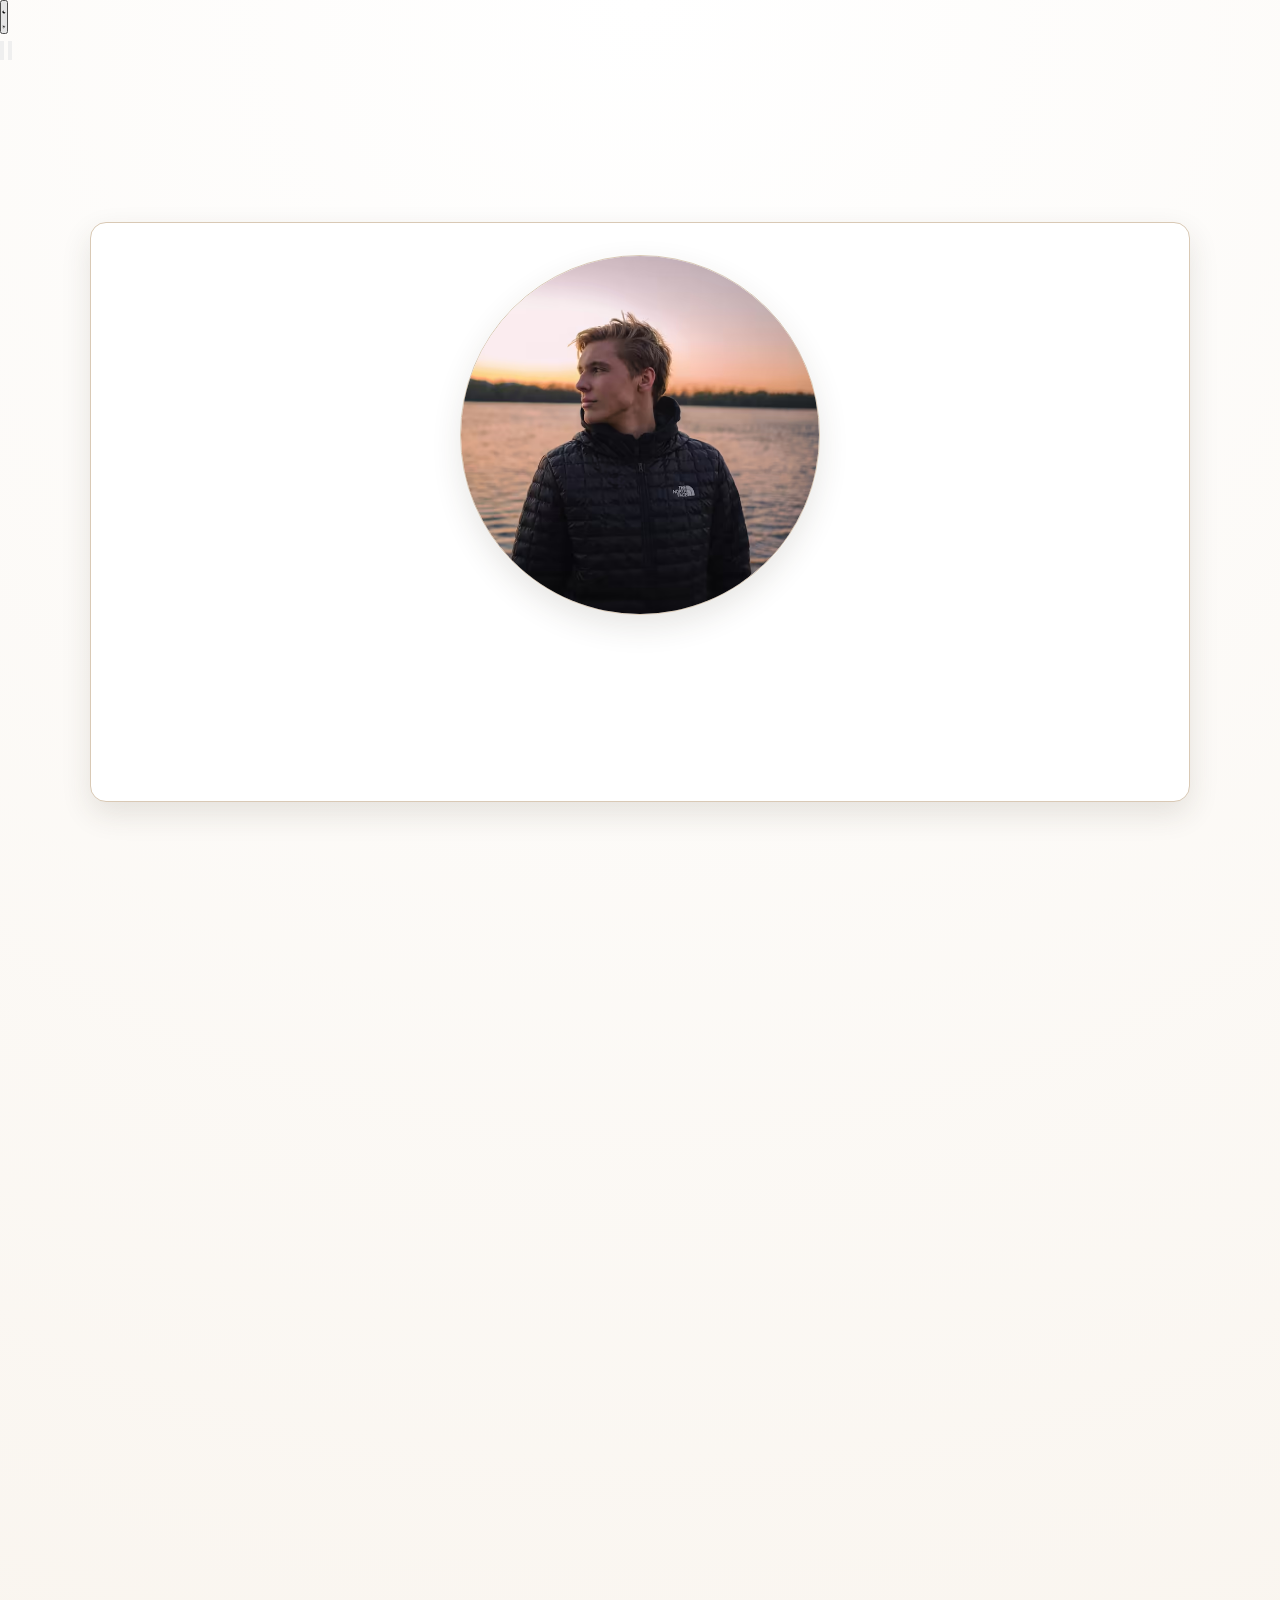
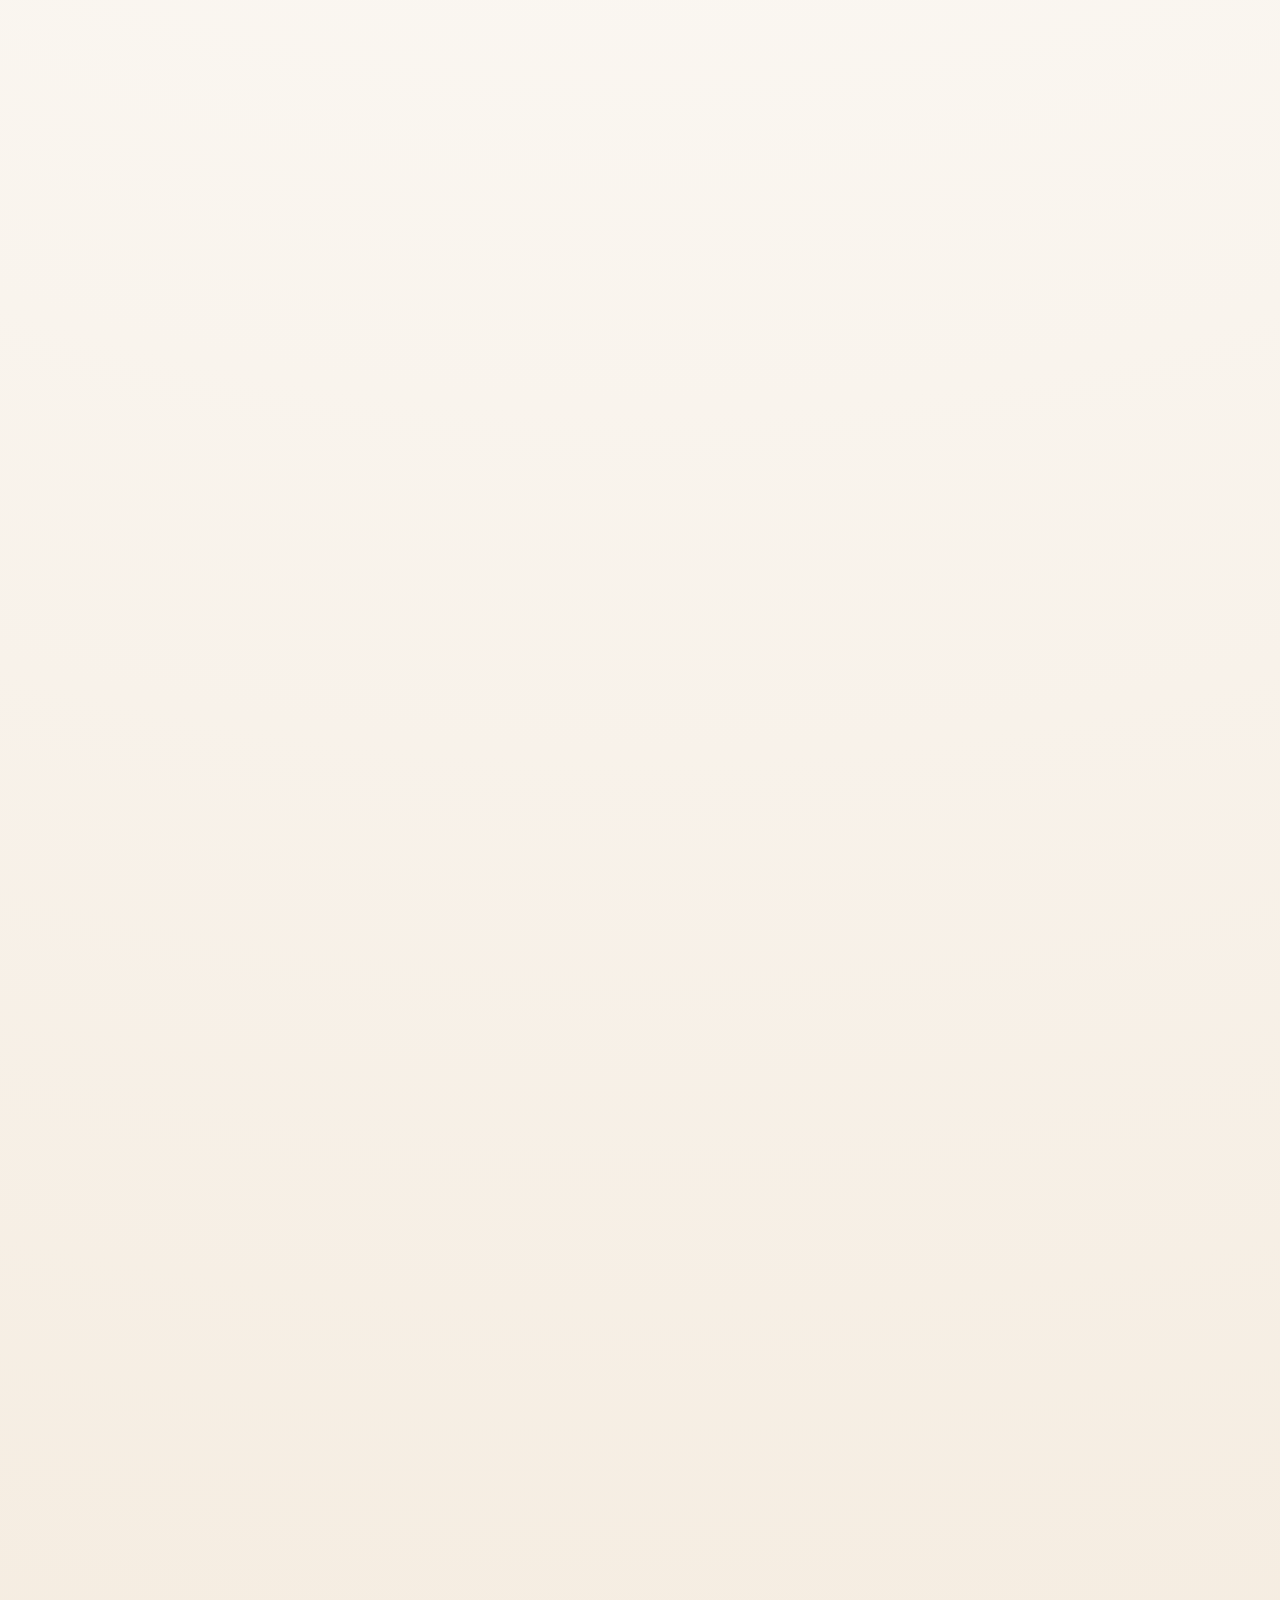
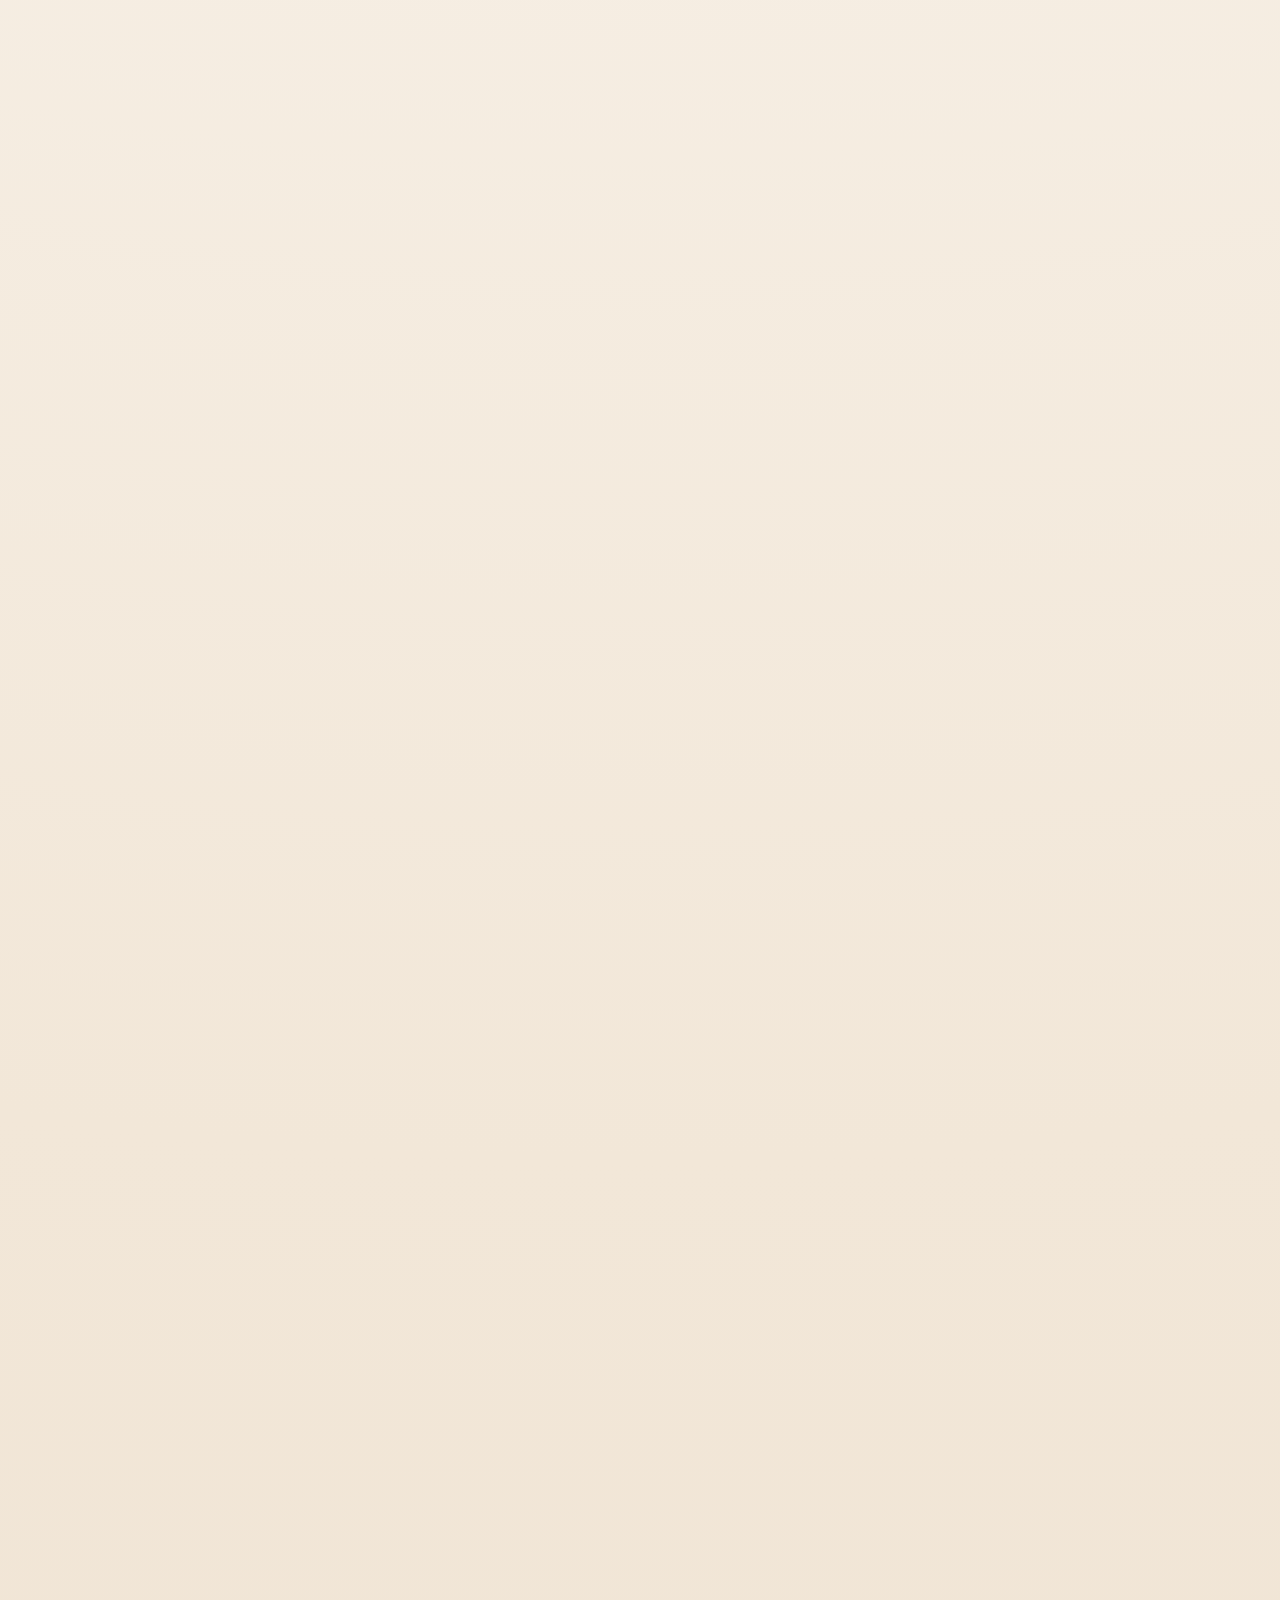
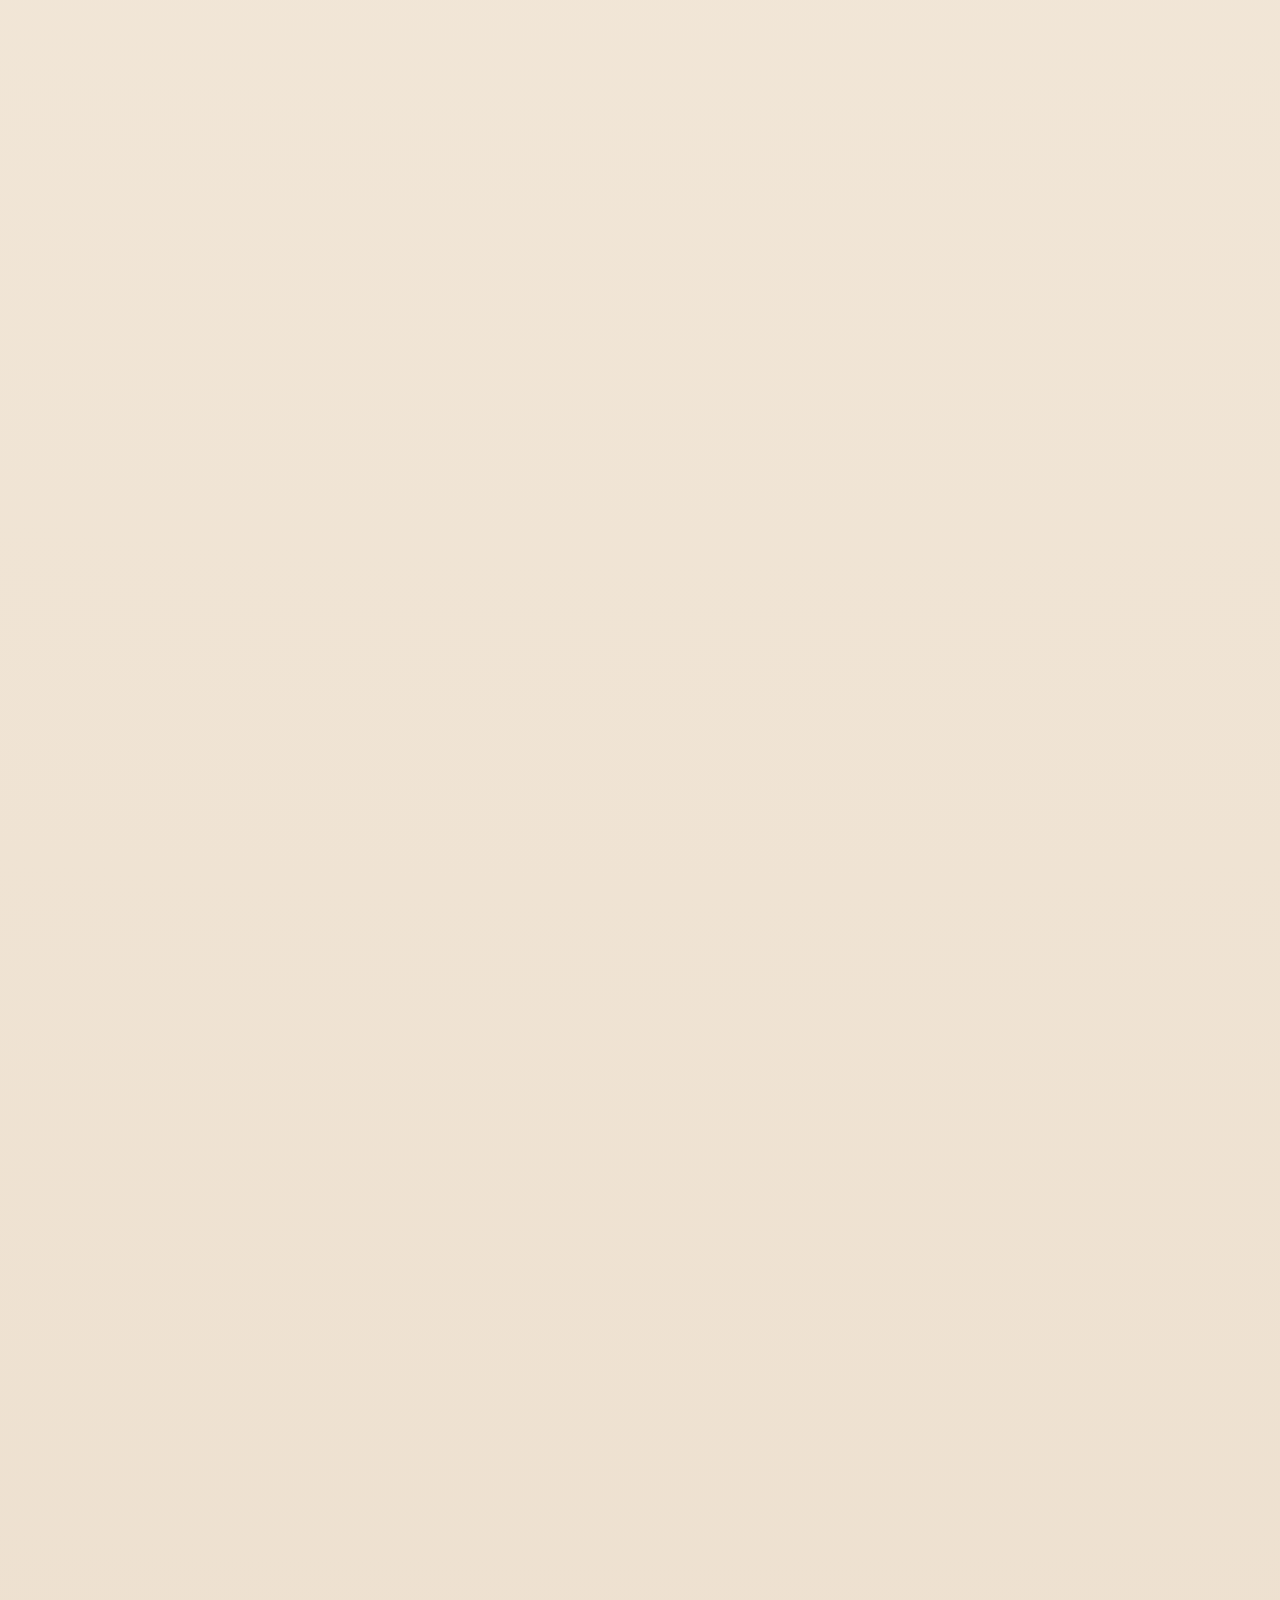
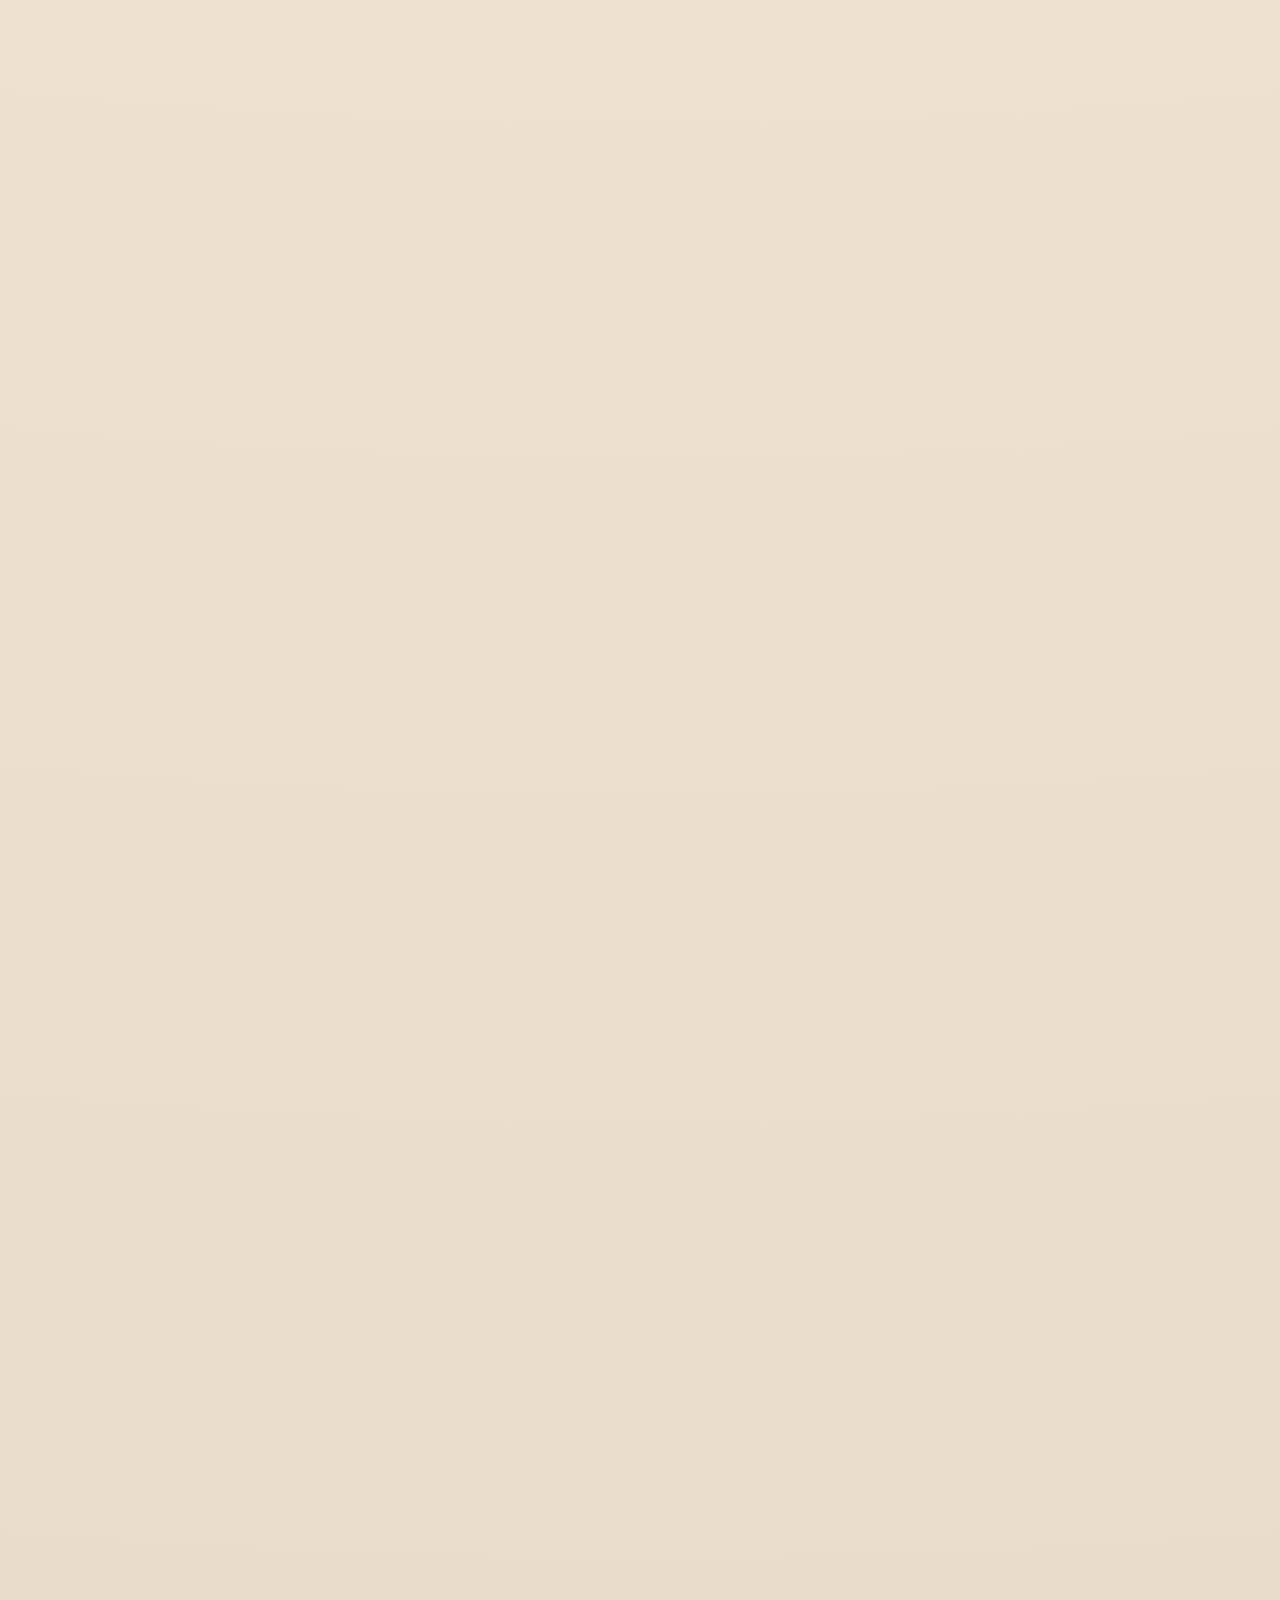
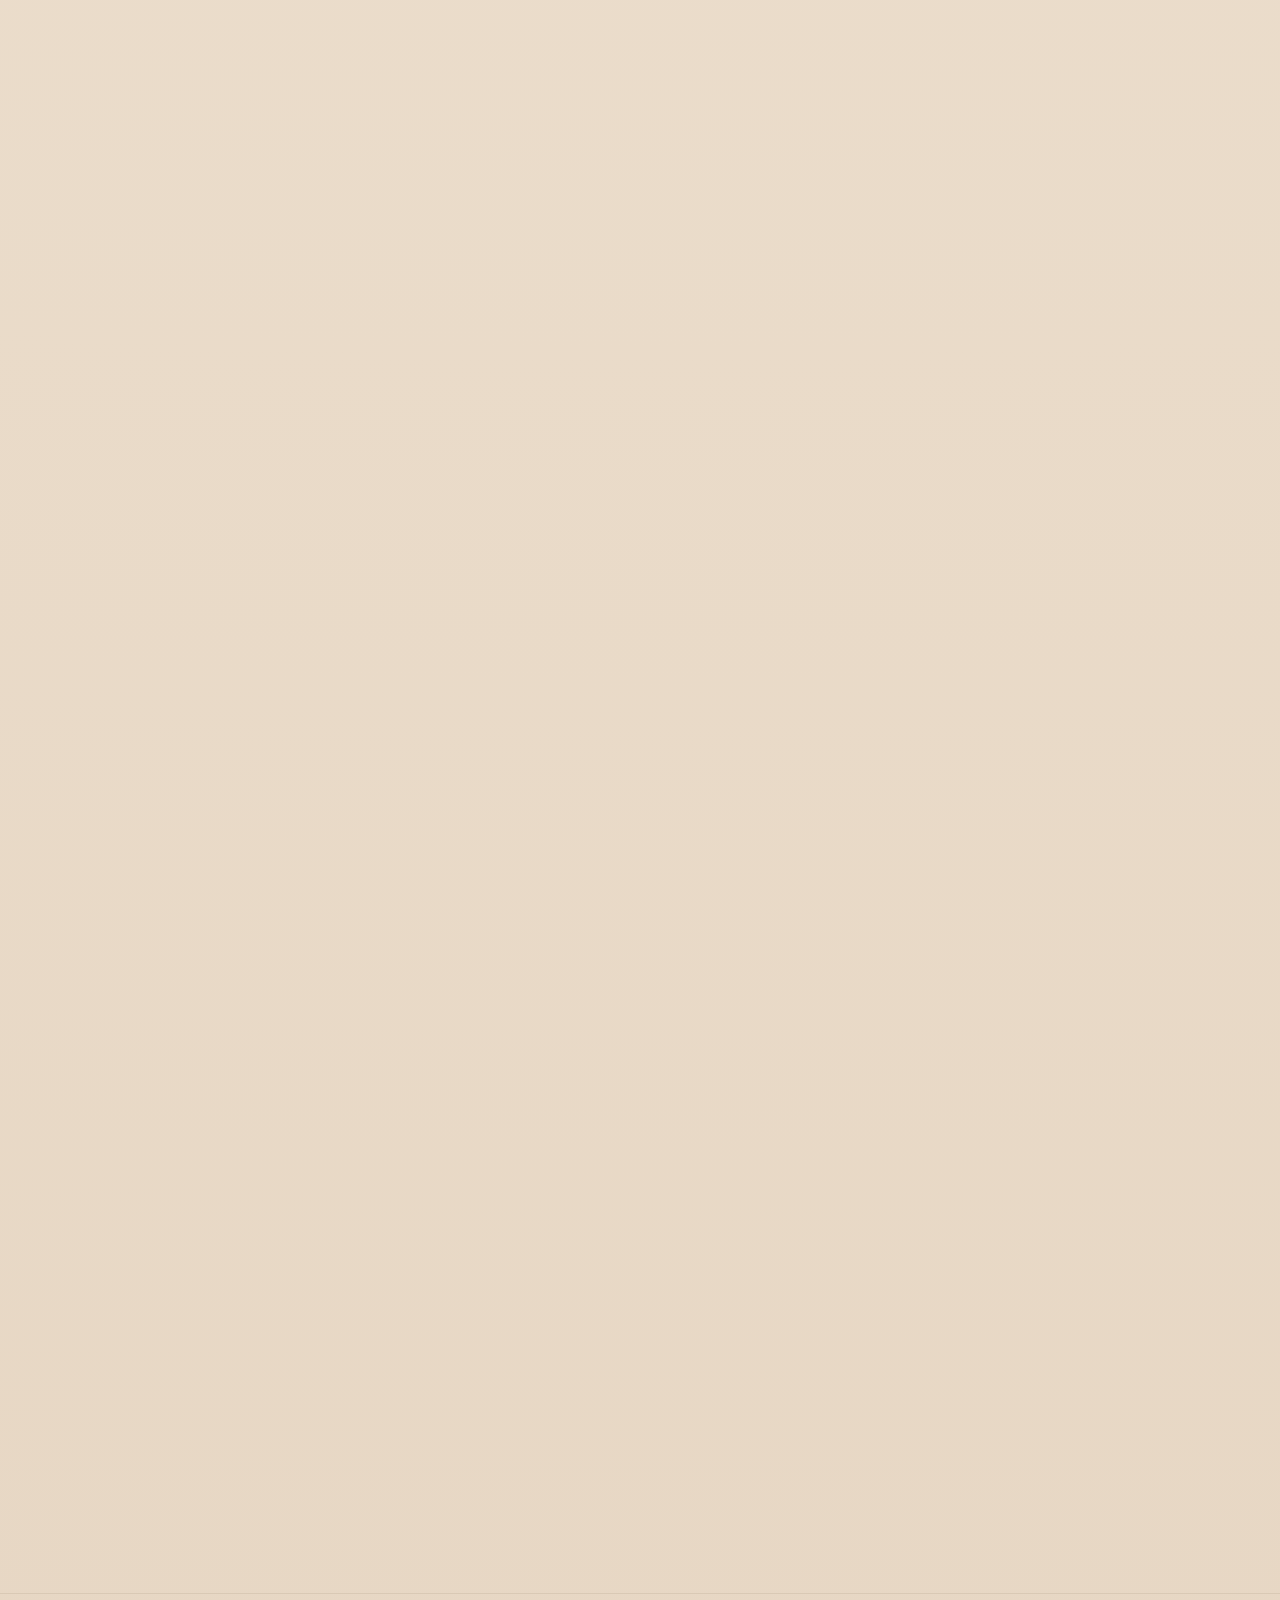
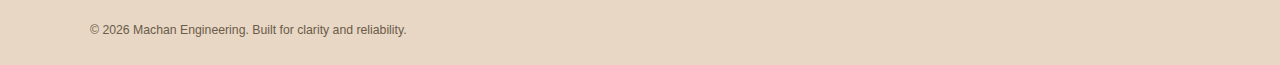
<file: index.html>
﻿<!doctype html>
<html lang="en">
  <head>
    <meta
      name="description"
      content="Felix Machan – mechatronics engineering portfolio. Embedded systems, PCB design, IoT, smart home solutions and full-stack engineering projects."
    />
    <meta charset="utf-8" />
    <meta name="viewport" content="width=device-width, initial-scale=1" />
    <title>Engineering Portfolio</title>
    <link rel="stylesheet" href="assets/css/variables.css" />
    <link rel="stylesheet" href="assets/css/base.css" />
    <link rel="stylesheet" href="assets/css/components.css" />
    <link rel="stylesheet" href="assets/css/animations.css" />
    <link rel="canonical" href="https://machan.hu/" />

    <link rel="apple-touch-icon" sizes="180x180" href="/apple-touch-icon.png">
    <link rel="icon" type="image/png" sizes="32x32" href="/favicon-32x32.png">
    <link rel="icon" type="image/png" sizes="16x16" href="/favicon-16x16.png">
    <link rel="manifest" href="/site.webmanifest">

    <meta property="og:type" content="website" />
    <meta property="og:title" content="Felix Machan — Engineering Portfolio" />
    <meta property="og:description" content="Embedded systems, PCB design, IoT and full-stack engineering projects." />
    <meta property="og:url" content="https://machan.hu/" />
    <meta property="og:image" content="https://machan.hu/og-image.webp" />

  </head>
  <body>
    <nav class="side-nav" aria-label="Section navigation">
      <span class="side-nav__indicator" aria-hidden="true"></span>
      <a class="side-nav__item" href="#hero">
        <span class="side-nav__dot" aria-hidden="true"></span>
        <span class="side-nav__label">Hello</span>
      </a>
      <a class="side-nav__item" href="#about">
        <span class="side-nav__dot" aria-hidden="true"></span>
        <span class="side-nav__label">About</span>
      </a>
      <a class="side-nav__item" href="#experience">
        <span class="side-nav__dot" aria-hidden="true"></span>
        <span class="side-nav__label">Experience</span>
      </a>
      <a class="side-nav__item" href="#education">
        <span class="side-nav__dot" aria-hidden="true"></span>
        <span class="side-nav__label">Education</span>
      </a>
      <a class="side-nav__item" href="#projects">
        <span class="side-nav__dot" aria-hidden="true"></span>
        <span class="side-nav__label">Projects</span>
      </a>
      <a class="side-nav__item" href="#skills">
        <span class="side-nav__dot" aria-hidden="true"></span>
        <span class="side-nav__label">Skills</span>
      </a>
      <a class="side-nav__item" href="#contact">
        <span class="side-nav__dot" aria-hidden="true"></span>
        <span class="side-nav__label">Contact</span>
      </a>
    </nav>
    <button class="theme-toggle" type="button" aria-label="Switch to dark mode" aria-pressed="false">
      <svg class="theme-icon theme-icon--moon" aria-hidden="true" viewBox="0 0 24 24" fill="currentColor">
        <path d="M21.53 14.37a.75.75 0 0 0-.86-.3 7.5 7.5 0 0 1-9.79-9.8.75.75 0 0 0-1.16-.83 9.75 9.75 0 1 0 12.04 12.04.75.75 0 0 0-.23-1.11z"/>
      </svg>
      <svg class="theme-icon theme-icon--sun" aria-hidden="true" viewBox="0 0 24 24" fill="currentColor">
        <path d="M12 7a5 5 0 1 0 0 10 5 5 0 0 0 0-10zm0-5a1 1 0 0 1 1 1v2a1 1 0 1 1-2 0V3a1 1 0 0 1 1-1zm0 18a1 1 0 0 1 1 1v2a1 1 0 1 1-2 0v-2a1 1 0 0 1 1-1zm10-9a1 1 0 0 1-1 1h-2a1 1 0 1 1 0-2h2a1 1 0 0 1 1 1zM5 12a1 1 0 0 1-1 1H2a1 1 0 1 1 0-2h2a1 1 0 0 1 1 1zm14.95-6.95a1 1 0 0 1 0 1.41l-1.42 1.42a1 1 0 1 1-1.41-1.42l1.41-1.41a1 1 0 0 1 1.42 0zM6.88 17.12a1 1 0 0 1 0 1.41L5.46 19.95a1 1 0 1 1-1.41-1.41l1.42-1.42a1 1 0 0 1 1.41 0zm12.07 1.41a1 1 0 0 1-1.41 0l-1.42-1.42a1 1 0 0 1 1.42-1.41l1.41 1.41a1 1 0 0 1 0 1.42zM7.29 6.88a1 1 0 0 1-1.41 0L4.46 5.46a1 1 0 1 1 1.41-1.41l1.42 1.42a1 1 0 0 1 0 1.41z"/>
      </svg>
    </button>

    <div class="section-pager" aria-label="Section navigation" role="group">
  <button class="section-pager__btn" type="button" data-dir="up" aria-label="Previous section">
    <svg aria-hidden="true" viewBox="0 0 24 24" fill="currentColor">
      <path d="M12 8.5 6.5 14a1 1 0 0 0 1.4 1.4L12 11.3l4.1 4.1A1 1 0 1 0 17.5 14L12 8.5z"/>
    </svg>
  </button>

  <span class="section-pager__divider" aria-hidden="true"></span>

  <button class="section-pager__btn" type="button" data-dir="down" aria-label="Next section">
    <svg aria-hidden="true" viewBox="0 0 24 24" fill="currentColor">
      <path d="M12 15.5 17.5 10a1 1 0 1 0-1.4-1.4L12 12.7 7.9 8.6A1 1 0 1 0 6.5 10l5.5 5.5z"/>
    </svg>
  </button>
</div>


    <main>
  <section id="hero" class="section section--hero reveal">
    <div class="container">
      <div class="panel split hero-stack">
        <div class="reveal">
          <img class="hero-photo" src="./assets/img/felix.avif" alt="Portrait of Felix" />
        </div>
        <div class="reveal">
          <h1 class="section-title"><span class="typewriter-line typewriter-line--caret" style="--tw-steps: 21; --tw-offset: 1; --tw-duration: 2.2s; --tw-delay: 0.2s; --tw-hold: 1s;">Hi, my name is <span style="color: rgb(173, 126, 88);">Felix</span>,</span></h1>
          <p class="section-lead"><span class="typewriter-line typewriter-line--caret" style="--tw-steps: 20; --tw-offset: 2; --tw-duration: 2s; --tw-delay: 3s; --tw-hold: 0.5s;">and I'm an <span style="font-style: italic;">Engineer.</span></span></p>
        </div>
      </div>
    </div>
  </section>

<section id="about" class="section reveal">
  <div class="container">
    <div class="panel reveal">
      <h2 class="section-title"><svg xmlns="http://www.w3.org/2000/svg" width="25" height="25" fill="currentColor" class="bi bi-file-person" viewBox="0 0 16 16">
  <path d="M12 1a1 1 0 0 1 1 1v10.755S12 11 8 11s-5 1.755-5 1.755V2a1 1 0 0 1 1-1zM4 0a2 2 0 0 0-2 2v12a2 2 0 0 0 2 2h8a2 2 0 0 0 2-2V2a2 2 0 0 0-2-2z"/>
  <path d="M8 10a3 3 0 1 0 0-6 3 3 0 0 0 0 6"/>
</svg> About</h2>
      <div class="about-intro">
        <img class="about-photo" src="assets/img/IMG_4304.avif" alt="Portrait of Felix Machan" />
        <div class="about-text">
          <p>My name is <span style="font-weight: bold;">Felix Machan</span> and I'm a <span style="font-weight: bold;">23-year-old engineering student</span> coming from a small town near <span style="font-weight: bold;">Budapest, Hungary.</span> Ever since I was a child, I have known that I'm mainly interested in technical subjects and I like <span style="font-weight: bold;">building things.</span> This is exactly why I chose to pursue engineering as my field of study.
            However, it was not clear to me at first which specific branch of engineering I wanted to specialize in. After some research, I found out about <span style="font-weight: bold;">Mechatronics Engineering</span>, which perfectly combines my interests in mechanical, electrical, and software engineering. With this multidisciplinary approach, I can work on a wide range of projects and solve complex problems that require knowledge from multiple fields. 
          </p>
          <p style="margin-top: 15px;">
            Since the beginning of my studies, I have adopted a hands-on approach to system design and implementation.
            I build practical, end-to-end solutions spanning embedded systems, software, and infrastructure, with a strong emphasis on understanding how things work - not just making them work.
          </p>
        </div>
      </div>
      <div class="pills-container">
        <span class="pill">Curiosity</span>
        <span class="pill">Creativity</span>
        <span class="pill">Practicality</span>
      </div>
    </div>
  </div>
</section>



<section id="experience" class="section reveal">
  <div class="container">
    <div class="panel reveal">
      <h2 class="section-title"><svg xmlns="http://www.w3.org/2000/svg" width="25" height="25" fill="currentColor" class="bi bi-suitcase-lg-fill" viewBox="0 0 16 16">
  <path d="M7 0a2 2 0 0 0-2 2H1.5A1.5 1.5 0 0 0 0 3.5v9A1.5 1.5 0 0 0 1.5 14H2a.5.5 0 0 0 1 0h10a.5.5 0 0 0 1 0h.5a1.5 1.5 0 0 0 1.5-1.5v-9A1.5 1.5 0 0 0 14.5 2H11a2 2 0 0 0-2-2zM6 2a1 1 0 0 1 1-1h2a1 1 0 0 1 1 1zM3 13V3h1v10zm9 0V3h1v10z"/>
</svg> Professional Experience</h2>
        <div class="stack experience-list">
          <div class="card experience-card reveal">
          <h3 style="margin-bottom: 3px !important;">DevOps & IoT Engineer Intern</h3>
          <h3 style="margin-bottom: 3px !important;"> MPTR kft</h3>
          <h4 style="margin-bottom: 5px !important;">2025.09. - Present</h4>
          <p>Developing a centralized platform to integrate commercial and custom IoT devices, while supporting DevOps and operational tasks.</p>
        </div>
          <div class="card experience-card reveal">
          <h3 style="margin-bottom: 3px !important;">Engineering Intern</h3>
          <h3 style="margin-bottom: 3px !important;">Tuttnauer kft</h3>
          <h4 style="margin-bottom: 5px !important;">2024.02. - 2025.11.</h4>
          <p>Supported the Engineering team with various tasks and projects, broadening my practical and theoretical knowledge of several fields of Engineering. </p>
        </div>
      </div>
    </div>
  </div>
</section>




<section id="education" class="section reveal">
  <div class="container">
    <div class="panel reveal education-panel">
      <h2 class="section-title" style="margin-bottom: 60px;"><svg xmlns="http://www.w3.org/2000/svg" width="25" height="25" fill="currentColor" class="bi bi-mortarboard" viewBox="0 0 16 16">
  <path d="M8.211 2.047a.5.5 0 0 0-.422 0l-7.5 3.5a.5.5 0 0 0 .025.917l7.5 3a.5.5 0 0 0 .372 0L14 7.14V13a1 1 0 0 0-1 1v2h3v-2a1 1 0 0 0-1-1V6.739l.686-.275a.5.5 0 0 0 .025-.917z"/>
  <path d="M4.176 9.032a.5.5 0 0 0-.656.327l-.5 1.7a.5.5 0 0 0 .294.605l4.5 1.8a.5.5 0 0 0 .372 0l4.5-1.8a.5.5 0 0 0 .294-.605l-.5-1.7a.5.5 0 0 0-.656-.327L8 10.466zm-.068 1.873.22-.748 3.496 1.311a.5.5 0 0 0 .352 0l3.496-1.311.22.748L8 12.46z"/>
</svg> Education</h2>
      <div class="education-timeline">
        <div class="education-row">
          <article class="education-card education-card--left reveal">
            <h3 class="school">Budapest University of Technology and Economics</h3>
            <p class="education-subtitle">BSc in Mechatronics Engineering, Cyber-Physical Systems</p>
            <ul class="education-list">
              <li>Systems engineering focus</li>
              <li>Embedded and control systems</li>
            </ul>
          </article>
          <div class="education-axis">
            <span class="education-logo" aria-hidden="true">
              <img class="education-logo-image" src="assets/img/bme_light.avif" data-light="assets/img/bme_light.avif" data-dark="assets/img/bme_dark.webp" alt="BME logo">
            </span>
            <span class="education-date reveal"><span class="pill edu">2022 - Present</span></span>
          </div>
          <div></div>
        </div>
        <div class="education-row">
          <div></div>
          <div class="education-axis education-axis--left">
            <span class="education-logo" aria-hidden="true">
              <img class="education-logo-image" src="assets/img/boro_light.avif" data-light="assets/img/boro_light.avif" data-dark="assets/img/boro_dark.webp" alt="Boronkay logo">
            </span>
            <span class="education-date reveal"><span class="pill edu">2017 - 2022</span></span>
          </div>
          <article class="education-card education-card--right reveal">
            <h3 class="school">VSZC Gyorgy Boronkay Technical Secondary School</h3>
            <p class="education-subtitle">Bilingual class with an outstanding graduation record</p>
            <ul class="education-list">
              <li>Technical foundations</li>
              <li>STEM-focused program</li>
            </ul>
          </article>
        </div>
      </div>
    </div>
  </div>
</section>



<section id="projects" class="section reveal">
  <div class="container">
    <div class="panel reveal">
      <h2 class="section-title"><svg xmlns="http://www.w3.org/2000/svg" width="25" height="25" fill="currentColor" class="bi bi-cpu" viewBox="0 0 16 16">
  <path d="M5 0a.5.5 0 0 1 .5.5V2h1V.5a.5.5 0 0 1 1 0V2h1V.5a.5.5 0 0 1 1 0V2h1V.5a.5.5 0 0 1 1 0V2A2.5 2.5 0 0 1 14 4.5h1.5a.5.5 0 0 1 0 1H14v1h1.5a.5.5 0 0 1 0 1H14v1h1.5a.5.5 0 0 1 0 1H14v1h1.5a.5.5 0 0 1 0 1H14a2.5 2.5 0 0 1-2.5 2.5v1.5a.5.5 0 0 1-1 0V14h-1v1.5a.5.5 0 0 1-1 0V14h-1v1.5a.5.5 0 0 1-1 0V14h-1v1.5a.5.5 0 0 1-1 0V14A2.5 2.5 0 0 1 2 11.5H.5a.5.5 0 0 1 0-1H2v-1H.5a.5.5 0 0 1 0-1H2v-1H.5a.5.5 0 0 1 0-1H2v-1H.5a.5.5 0 0 1 0-1H2A2.5 2.5 0 0 1 4.5 2V.5A.5.5 0 0 1 5 0m-.5 3A1.5 1.5 0 0 0 3 4.5v7A1.5 1.5 0 0 0 4.5 13h7a1.5 1.5 0 0 0 1.5-1.5v-7A1.5 1.5 0 0 0 11.5 3zM5 6.5A1.5 1.5 0 0 1 6.5 5h3A1.5 1.5 0 0 1 11 6.5v3A1.5 1.5 0 0 1 9.5 11h-3A1.5 1.5 0 0 1 5 9.5zM6.5 6a.5.5 0 0 0-.5.5v3a.5.5 0 0 0 .5.5h3a.5.5 0 0 0 .5-.5v-3a.5.5 0 0 0-.5-.5z"/>
</svg> Projects</h2>
      <p class="section-lead">Representative work that blends engineering depth with business outcomes.</p>
      <div class="project-list">
        <a class="project-card reveal" href="projects/custom-sim-racing-pedals.html">
          <img class="project-image" src="assets/img/pedals/pedals.avif" alt="Custom Sim Racing Pedals preview" />
          <div class="project-body">
            <h3>Custom Sim Racing Pedals - ME1</h3>
            <p class="project-subtitle">Mechanical design</p>
            <p>A CNC-machined pedal set designed and engineered end-to-end, from hardware to control electronics.</p>
          </div>
        </a>
        <a class="project-card reveal" href="projects/buttonbox.html">
          <img class="project-image" src="assets/img/buttonbox/pcb.avif" alt="Custom Sim Racing Button Box preview" />
          <div class="project-body">
            <h3>Custom Sim Racing Button Box</h3>
            <p class="project-subtitle">PCB design</p>
            <p>Fully custom made Button Box for sim racing setups. 3D printed case with in-house designed PCB.</p>
          </div>
        </a>
        <a class="project-card reveal" href="projects/iot-device-hub.html">
          <img class="project-image project-image--light-bg" src="assets/img/mptrwhite.avif" alt="IoT Device Hub System preview" />
          <div class="project-body">
            <h3>IoT Device Hub System - MPTRhome</h3>
            <p class="project-subtitle">home automation</p>
            <p>Centralized hub that unifies commercial and custom IoT devices with a single control plane.</p>
          </div>
        </a>
        <a class="project-card reveal" href="projects/talppont.html">
          <img class="project-image" src="assets/img/talppont/talppont-welcome.avif" alt="Massage saloon website with appointment system - Talppont" />
          <div class="project-body">
            <h3>Massage parlour website - Talppont</h3>
            <p class="project-subtitle">UI focused website</p>
            <p>A massage parlour website built to attract customers.</p>
          </div>
        </a>
        <a class="project-card reveal" href="projects/network.html">
          <img class="project-image" src="assets/img/MODEM.avif" alt="Network project preview" style="object-fit: contain; object-position: center; background: #fff;" />
          <div class="project-body">
            <h3>Home server</h3>
            <p class="project-subtitle">networking</p>
            <p>DNS, DHCP, VPN and other essential services for the home server lab.</p>
          </div>
        </a>
      </div>
    </div>
  </div>
</section>


<section id="skills" class="section reveal">
  <div class="container">
    <div class="panel reveal">
      <h2 class="section-title"><svg xmlns="http://www.w3.org/2000/svg" width="25" height="25" fill="currentColor" class="bi bi-cpu" viewBox="0 0 16 16">
  <path d="M5 0a.5.5 0 0 1 .5.5V2h1V.5a.5.5 0 0 1 1 0V2h1V.5a.5.5 0 0 1 1 0V2h.5A2.5 2.5 0 0 1 13 4.5V5h1.5a.5.5 0 0 1 0 1H13v1h1.5a.5.5 0 0 1 0 1H13v1h1.5a.5.5 0 0 1 0 1H13v.5A2.5 2.5 0 0 1 10.5 13H10v1.5a.5.5 0 0 1-1 0V13h-1v1.5a.5.5 0 0 1-1 0V13h-1v1.5a.5.5 0 0 1-1 0V13h-.5A2.5 2.5 0 0 1 2 10.5V10H.5a.5.5 0 0 1 0-1H2V8H.5a.5.5 0 0 1 0-1H2V6H.5a.5.5 0 0 1 0-1H2v-.5A2.5 2.5 0 0 1 4.5 2H5V.5A.5.5 0 0 1 5 0zm-.5 3A1.5 1.5 0 0 0 3 4.5v6A1.5 1.5 0 0 0 4.5 12h6A1.5 1.5 0 0 0 12 10.5v-6A1.5 1.5 0 0 0 10.5 3h-6z"/>
  <path d="M6 6h4v4H6V6z"/>
</svg> Skills</h2>
      <div class="skills-groups">
        <article class="skills-group">
          <header class="skills-group__header">
            <h3>Embedded</h3>
          </header>
          <div class="skills-grid" role="list" aria-label="Embedded skills">
            <div class="skill-tile" role="listitem" data-skill="Arduino" tabindex="0">
              <img class="skill-logo skill-logo--large" style="width: 60% !important;" src="assets/img/logos/Arduino_Logo.svg.avif" alt="Arduino logo" loading="lazy" />
              <div class="skill-detail">
                <span class="skill-detail__title">Arduino</span>
                <span class="skill-detail__body">Rapid prototyping for embedded control, sensors, and test rigs.</span>
              </div>
            </div>
            <div class="skill-tile" role="listitem" data-skill="Raspberry Pi" tabindex="0">
              <img class="skill-logo" src="assets/img/logos/raspberrry_pi_logo.avif" alt="raspberrry pi logo logo" loading="lazy" />
              <div class="skill-detail">
                <span class="skill-detail__title">Raspberry Pi</span>
                <span class="skill-detail__body">Edge compute for demos, home lab services, and IoT gateway work.</span>
              </div>
            </div>
            <div class="skill-tile" role="listitem" data-skill="Zigbee" tabindex="0">
              <img class="skill-logo skill-logo--large" style="width: 60% !important;" src="assets/img/logos/zigbee.avif" alt="zigbee logo" loading="lazy" />
              <div class="skill-detail">
                <span class="skill-detail__title">Zigbee</span>
                <span class="skill-detail__body">Low-power mesh device integration in smart-home projects.</span>
              </div>
            </div>
            <div class="skill-tile" role="listitem" data-skill="MQTT" tabindex="0">
              <img class="skill-logo" style="width: 100% !important;" src="assets/img/logos/Mqtt-hor.svg.avif" alt="Mqtt hor.svg logo" loading="lazy" />
              <div class="skill-detail">
                <span class="skill-detail__title">MQTT</span>
                <span class="skill-detail__body">Message backbone for telemetry and command routing.</span>
              </div>
            </div>
            <div class="skill-tile" role="listitem" data-skill="KiCad" tabindex="0">
              <img class="skill-logo" style="width: 100% !important;" src="assets/img/logos/3374914.avif" alt="Mqtt hor.svg logo" loading="lazy" />
              <div class="skill-detail">
                <span class="skill-detail__title">KiCad</span>
                <span class="skill-detail__body">Custom PCB layouts for embedded prototypes and peripherals.</span>
              </div>
            </div>
            <div class="skill-tile" role="listitem" data-skill="Adafruit (ESP32)" tabindex="0">
              <img class="skill-logo" style="width: 100% !important;" src="assets/img/logos/pngwing.com.avif" alt="Mqtt hor.svg logo" loading="lazy" />
              <div class="skill-detail">
                <span class="skill-detail__title">Adafruit (ESP32)</span>
                <span class="skill-detail__body">Used ESP32 for several personal minor projects.</span>
              </div>
            </div>
          </div>
        </article>
        <article class="skills-group">
          <header class="skills-group__header">
            <h3>DevOps</h3>
          </header>
          <div class="skills-grid" role="list" aria-label="DevOps skills">
            <div class="skill-tile" role="listitem" data-skill="Linux" tabindex="0">
              <img class="skill-logo skill-logo--large" style="width: 100% !important;" src="assets/img/logos/Linux-Logo.avif" alt="Linux Logo logo" loading="lazy" />
              <div class="skill-detail">
                <span class="skill-detail__title">Linux</span>
                <span class="skill-detail__body">Server setup, services, and automation for lab work.</span>
              </div>
            </div>
            <div class="skill-tile" role="listitem" data-skill="Proxmox" tabindex="0">
              <img class="skill-logo skill-logo--large" style="width: 80% !important;" src="assets/img/logos/Proxmox-logo.avif" alt="zigbee logo" loading="lazy" />
              <div class="skill-detail">
                <span class="skill-detail__title">Proxmox</span>
                <span class="skill-detail__body">Virtualization stack for the home server lab.</span>
              </div>
            </div>
            <div class="skill-tile" role="listitem" data-skill="Windows" tabindex="0">
              <img class="skill-logo skill-logo--large" style="width: 60% !important;" src="assets/img/logos/windows.avif" alt="autocad" loading="lazy" />
              <div class="skill-detail">
                <span class="skill-detail__title">Windows</span>
                <span class="skill-detail__body">Desktop tooling, driver work, and test environment.</span>
              </div>
            </div>
            <div class="skill-tile" role="listitem" data-skill="Git" tabindex="0">
              <img class="skill-logo skill-logo--large" style="width: 60% !important;" src="assets/img/logos/Git_icon.svg.avif" alt="git" loading="lazy" />
              <div class="skill-detail">
                <span class="skill-detail__title">Git</span>
                <span class="skill-detail__body">Version control for solo and team projects.</span>
              </div>
            </div>
            <div class="skill-tile" role="listitem" data-skill="Python" tabindex="0">
              <img class="skill-logo skill-logo--large" style="width: 60% !important;" src="assets/img/logos/python_logo_icon_168886.avif" alt="git" loading="lazy" />
              <div class="skill-detail">
                <span class="skill-detail__title">Python</span>
                <span class="skill-detail__body">Automation scripts, tooling, and data glue.</span>
              </div>
            </div>
          </div>
        </article>
        <article class="skills-group">
          <header class="skills-group__header">
            <h3>CAD</h3>
          </header>
          <div class="skills-grid" role="list" aria-label="CAD skills">
            <div class="skill-tile" role="listitem" data-skill="Autodesk Inventor" tabindex="0">
              <img class="skill-logo" src="assets/img/logos/autodesk-inventor-professional-small_social-400.avif" alt="autodesk inventor professional small social 400 logo" loading="lazy" />
              <div class="skill-detail">
                <span class="skill-detail__title">Autodesk Inventor</span>
                <span class="skill-detail__body">Mechanical assemblies and manufacturing drawings.</span>
              </div>
            </div>
            <div class="skill-tile" role="listitem" data-skill="Fusion 360" tabindex="0">
              <img class="skill-logo" src="assets/img/logos/Fusion360_Logo.svg.avif" alt="Fusion360 Logo.svg logo" loading="lazy" />
              <div class="skill-detail">
                <span class="skill-detail__title">Fusion 360</span>
                <span class="skill-detail__body">Rapid CAD iterations and CAM-ready parts.</span>
              </div>
            </div>
            <div class="skill-tile" role="listitem" data-skill="AutoCAD" tabindex="0">
              <img class="skill-logo skill-logo--large" style="width: 53% !important;" src="assets/img/logos/autocad-seeklogo.avif" alt="autocad" loading="lazy" />
              <div class="skill-detail">
                <span class="skill-detail__title">AutoCAD</span>
                <span class="skill-detail__body">2D drawings and clean mechanical documentation.</span>
              </div>
            </div>
            <div class="skill-tile" role="listitem" data-skill="SolidWorks" tabindex="0">
              <img class="skill-logo skill-logo--large" style="width: 100% !important;" src="assets/img/logos/solidworks.avif" alt="solidworks logo png seeklogo 179590 logo" loading="lazy" />
              <div class="skill-detail">
                <span class="skill-detail__title">SolidWorks</span>
                <span class="skill-detail__body">Detailed mechanical design and assemblies.</span>
              </div>
            </div>
          </div>
        </article>
        <article class="skills-group">
          <header class="skills-group__header">
            <h3>Web</h3>
          </header>
          <div class="skills-grid" role="list" aria-label="Web skills">
            <div class="skill-tile" role="listitem" data-skill="HTML5" tabindex="0">
              <img class="skill-logo" src="assets/img/logos/Other-html-5-icon.avif" alt="Other html 5 icon logo" loading="lazy" />
              <div class="skill-detail">
                <span class="skill-detail__title">HTML5</span>
                <span class="skill-detail__body">Semantic layout for portfolio and project sites.</span>
              </div>
            </div>
            <div class="skill-tile" role="listitem" data-skill="CSS3" tabindex="0">
              <img class="skill-logo" src="assets/img/logos/CSS3_logo_and_wordmark.svg.avif" alt="CSS3 logo and wordmark.svg logo" loading="lazy" />
              <div class="skill-detail">
                <span class="skill-detail__title">CSS3</span>
                <span class="skill-detail__body">Responsive styling, animations, and UI polish.</span>
              </div>
            </div>
            <div class="skill-tile" role="listitem" data-skill="JavaScript" tabindex="0">
              <img class="skill-logo" src="assets/img/logos/JavaScript-logo.avif" alt="JavaScript logo logo" loading="lazy" />
              <div class="skill-detail">
                <span class="skill-detail__title">JavaScript</span>
                <span class="skill-detail__body">UI interactions and component behavior.</span>
              </div>
            </div>
            <div class="skill-tile" role="listitem" data-skill="Node.js" tabindex="0">
              <img class="skill-logo" style="width: 80% !important;" src="assets/img/logos/Node.js_logo.svg.avif" alt="Node.js logo.svg logo" loading="lazy" />
              <div class="skill-detail">
                <span class="skill-detail__title">Node.js</span>
                <span class="skill-detail__body">Build tooling and lightweight services.</span>
              </div>
            </div>
            <div class="skill-tile" role="listitem" data-skill="React" tabindex="0">
              <img class="skill-logo" src="assets/img/logos/React-icon.svg.avif" alt="React icon.svg logo" loading="lazy" />
              <div class="skill-detail">
                <span class="skill-detail__title">React</span>
                <span class="skill-detail__body">SPA front ends for client-facing projects.</span>
              </div>
            </div>
            <div class="skill-tile" role="listitem" data-skill="Flask" tabindex="0">
              <img class="skill-logo skill-logo--large" src="assets/img/logos/flask_logo_icon_214741.avif" alt="flask logo icon 214741 logo" loading="lazy" />
              <div class="skill-detail">
                <span class="skill-detail__title">Flask</span>
                <span class="skill-detail__body">Lightweight APIs and backend services.</span>
              </div>
            </div>
          </div>
        </article>
        <article class="skills-group">
          <header class="skills-group__header">
            <h3>Graphics</h3>
          </header>
          <div class="skills-grid" role="list" aria-label="Graphics skills">
            <div class="skill-tile" role="listitem" data-skill="Adobe Photoshop" tabindex="0">
              <img class="skill-logo" src="assets/img/logos/Adobe_Photoshop_CC_icon.svg.avif" alt="Adobe Photoshop CC icon.svg logo" loading="lazy" />
              <div class="skill-detail">
                <span class="skill-detail__title">Adobe Photoshop</span>
                <span class="skill-detail__body">Image cleanup, compositing, and assets.</span>
              </div>
            </div>
            <div class="skill-tile" role="listitem" data-skill="Adobe Lightroom" tabindex="0">
              <img class="skill-logo" src="assets/img/logos/Adobe_Photoshop_Lightroom_CC_logo.svg.avif" alt="Adobe Photoshop Lightroom CC logo.svg logo" loading="lazy" />
              <div class="skill-detail">
                <span class="skill-detail__title">Adobe Lightroom</span>
                <span class="skill-detail__body">Photo grading and batch edits.</span>
              </div>
            </div>
            <div class="skill-tile" role="listitem" data-skill="Adobe Premiere Pro" tabindex="0">
              <img class="skill-logo" style="width: 100% !important;" src="assets/img/logos/Adobe_Premiere_Pro_CC_icon.svg.avif" alt="Adobe Premiere Pro CC icon.svg logo" loading="lazy" />
              <div class="skill-detail">
                <span class="skill-detail__title">Adobe Premiere Pro</span>
                <span class="skill-detail__body">Short edits and motion cuts for demos.</span>
              </div>
            </div>
          </div>
        </article>
      </div>
    </div>
  </div>
</section>

<section id="contact" class="section reveal">
  <div class="container">
    <div class="panel reveal contact-panel">
      <div class="contact-header">
        <div>
          <h2 class="section-title"><svg xmlns="http://www.w3.org/2000/svg" width="25" height="25" fill="currentColor" class="bi bi-envelope" viewBox="0 0 16 16">
  <path d="M0 4a2 2 0 0 1 2-2h12a2 2 0 0 1 2 2v8a2 2 0 0 1-2 2H2a2 2 0 0 1-2-2zm2-1a1 1 0 0 0-1 1v.217l7 4.2 7-4.2V4a1 1 0 0 0-1-1zm13 2.383-4.708 2.825L15 11.105zm-.034 6.876-5.64-3.471L8 9.583l-1.326-.795-5.64 3.47A1 1 0 0 0 2 13h12a1 1 0 0 0 .966-.741M1 11.105l4.708-2.897L1 5.383z"/>
</svg> Contact</h2>
          <p class="section-lead">Ready to collaborate on resilient systems and impactful engineering.</p>
        </div>
        <a class="button secondary contact-cv" href="#" download>Download my CV</a>
      </div>
      <div class="contact-grid">
        <a class="contact-card contact-card--link" href="https://github.com/felixmachan" aria-label="GitHub profile">
          <span class="contact-icon" aria-hidden="true">
            <svg xmlns="http://www.w3.org/2000/svg" width="20" height="20" fill="currentColor" viewBox="0 0 16 16">
              <path d="M8 0C3.58 0 0 3.58 0 8c0 3.54 2.29 6.53 5.47 7.59.4.07.55-.17.55-.38 0-.19-.01-.82-.01-1.49-2.01.37-2.53-.49-2.69-.94-.09-.23-.48-.94-.82-1.13-.28-.15-.68-.52-.01-.53.63-.01 1.08.58 1.23.82.72 1.21 1.87.87 2.33.66.07-.52.28-.87.51-1.07-1.78-.2-3.64-.89-3.64-3.95 0-.87.31-1.59.82-2.15-.08-.2-.36-1.02.08-2.12 0 0 .67-.21 2.2.82.64-.18 1.32-.27 2-.27.68 0 1.36.09 2 .27 1.53-1.04 2.2-.82 2.2-.82.44 1.1.16 1.92.08 2.12.51.56.82 1.27.82 2.15 0 3.07-1.87 3.75-3.65 3.95.29.25.54.73.54 1.48 0 1.07-.01 1.93-.01 2.2 0 .21.15.46.55.38A8.01 8.01 0 0 0 16 8c0-4.42-3.58-8-8-8z"/>
            </svg>
          </span>
          <div class="contact-card-body">
            <span class="contact-title">GitHub</span>
            <span class="contact-handle">github.com/felixmachan</span>
          </div>
        </a>
        <a class="contact-card contact-card--link" href="https://www.linkedin.com/in/felix-machan-3186a3268/" aria-label="LinkedIn profile">
          <span class="contact-icon" aria-hidden="true">
            <svg xmlns="http://www.w3.org/2000/svg" width="20" height="20" fill="currentColor" viewBox="0 0 16 16">
              <path d="M0 1.146C0 .513.526 0 1.175 0h13.65C15.474 0 16 .513 16 1.146v13.708c0 .633-.526 1.146-1.175 1.146H1.175C.526 16 0 15.487 0 14.854V1.146zm4.943 12.248V6.169H2.542v7.225h2.401zM3.742 5.091c.837 0 1.358-.554 1.358-1.248-.015-.709-.521-1.248-1.343-1.248-.822 0-1.359.54-1.359 1.248 0 .694.521 1.248 1.328 1.248h.016zm4.908 8.303V9.359c0-.216.016-.432.08-.586.173-.431.568-.878 1.232-.878.869 0 1.216.662 1.216 1.634v3.865h2.401V9.25c0-2.22-1.184-3.252-2.764-3.252-1.274 0-1.845.7-2.165 1.193v.025h-.016a5.54 5.54 0 0 1 .016-.025V6.169h-2.4c.03.678 0 7.225 0 7.225h2.4z"/>
            </svg>
          </span>
          <div class="contact-card-body">
            <span class="contact-title">LinkedIn</span>
            <span class="contact-handle">linkedin.com/in/felix-machan</span>
          </div>
        </a>
        <a class="contact-card contact-card--link" href="https://www.instagram.com/machanfelix/" aria-label="Instagram profile">
          <span class="contact-icon" aria-hidden="true">
            <svg xmlns="http://www.w3.org/2000/svg" width="20" height="20" fill="currentColor" viewBox="0 0 16 16">
              <path d="M8 5.2A2.8 2.8 0 1 0 8 10.8 2.8 2.8 0 0 0 8 5.2zm0 4.6A1.8 1.8 0 1 1 8 6.2a1.8 1.8 0 0 1 0 3.6zm4.5-4.85a.65.65 0 1 1-1.3 0 .65.65 0 0 1 1.3 0z"/>
              <path d="M4.5 0h7A4.5 4.5 0 0 1 16 4.5v7A4.5 4.5 0 0 1 11.5 16h-7A4.5 4.5 0 0 1 0 11.5v-7A4.5 4.5 0 0 1 4.5 0zm0 1A3.5 3.5 0 0 0 1 4.5v7A3.5 3.5 0 0 0 4.5 15h7a3.5 3.5 0 0 0 3.5-3.5v-7A3.5 3.5 0 0 0 11.5 1h-7z"/>
            </svg>
          </span>
          <div class="contact-card-body">
            <span class="contact-title">Instagram</span>
            <span class="contact-handle">@machanfelix</span>
          </div>
        </a>
        <a class="contact-card contact-card--link" href="mailto:felix.machan@gmail.com" aria-label="Email address">
          <span class="contact-icon" aria-hidden="true">
            <svg xmlns="http://www.w3.org/2000/svg" width="20" height="20" fill="currentColor" viewBox="0 0 16 16">
              <path d="M0 4a2 2 0 0 1 2-2h12a2 2 0 0 1 2 2v8a2 2 0 0 1-2 2H2a2 2 0 0 1-2-2zm2-1a1 1 0 0 0-1 1v.217l7 4.2 7-4.2V4a1 1 0 0 0-1-1z"/>
              <path d="M15 11.105l-4.708-2.897L8 9.583l-2.292-1.375L1 11.105V12a1 1 0 0 0 1 1h12a1 1 0 0 0 1-1z"/>
            </svg>
          </span>
          <div class="contact-card-body">
            <span class="contact-title">Email</span>
            <span class="contact-handle">felix.machan@gmail.com</span>
          </div>
        </a>
      </div>
    </div>
  </div>
</section>
    </main>

    <footer class="site-footer">
      <div class="container">
        <small>© 2026 Machan Engineering. Built for clarity and reliability.</small>
      </div>
    </footer>

    <script src="assets/js/reveal.js" defer></script>
    <script src="assets/js/main.js" defer></script>
  </body>
</html>
</file>
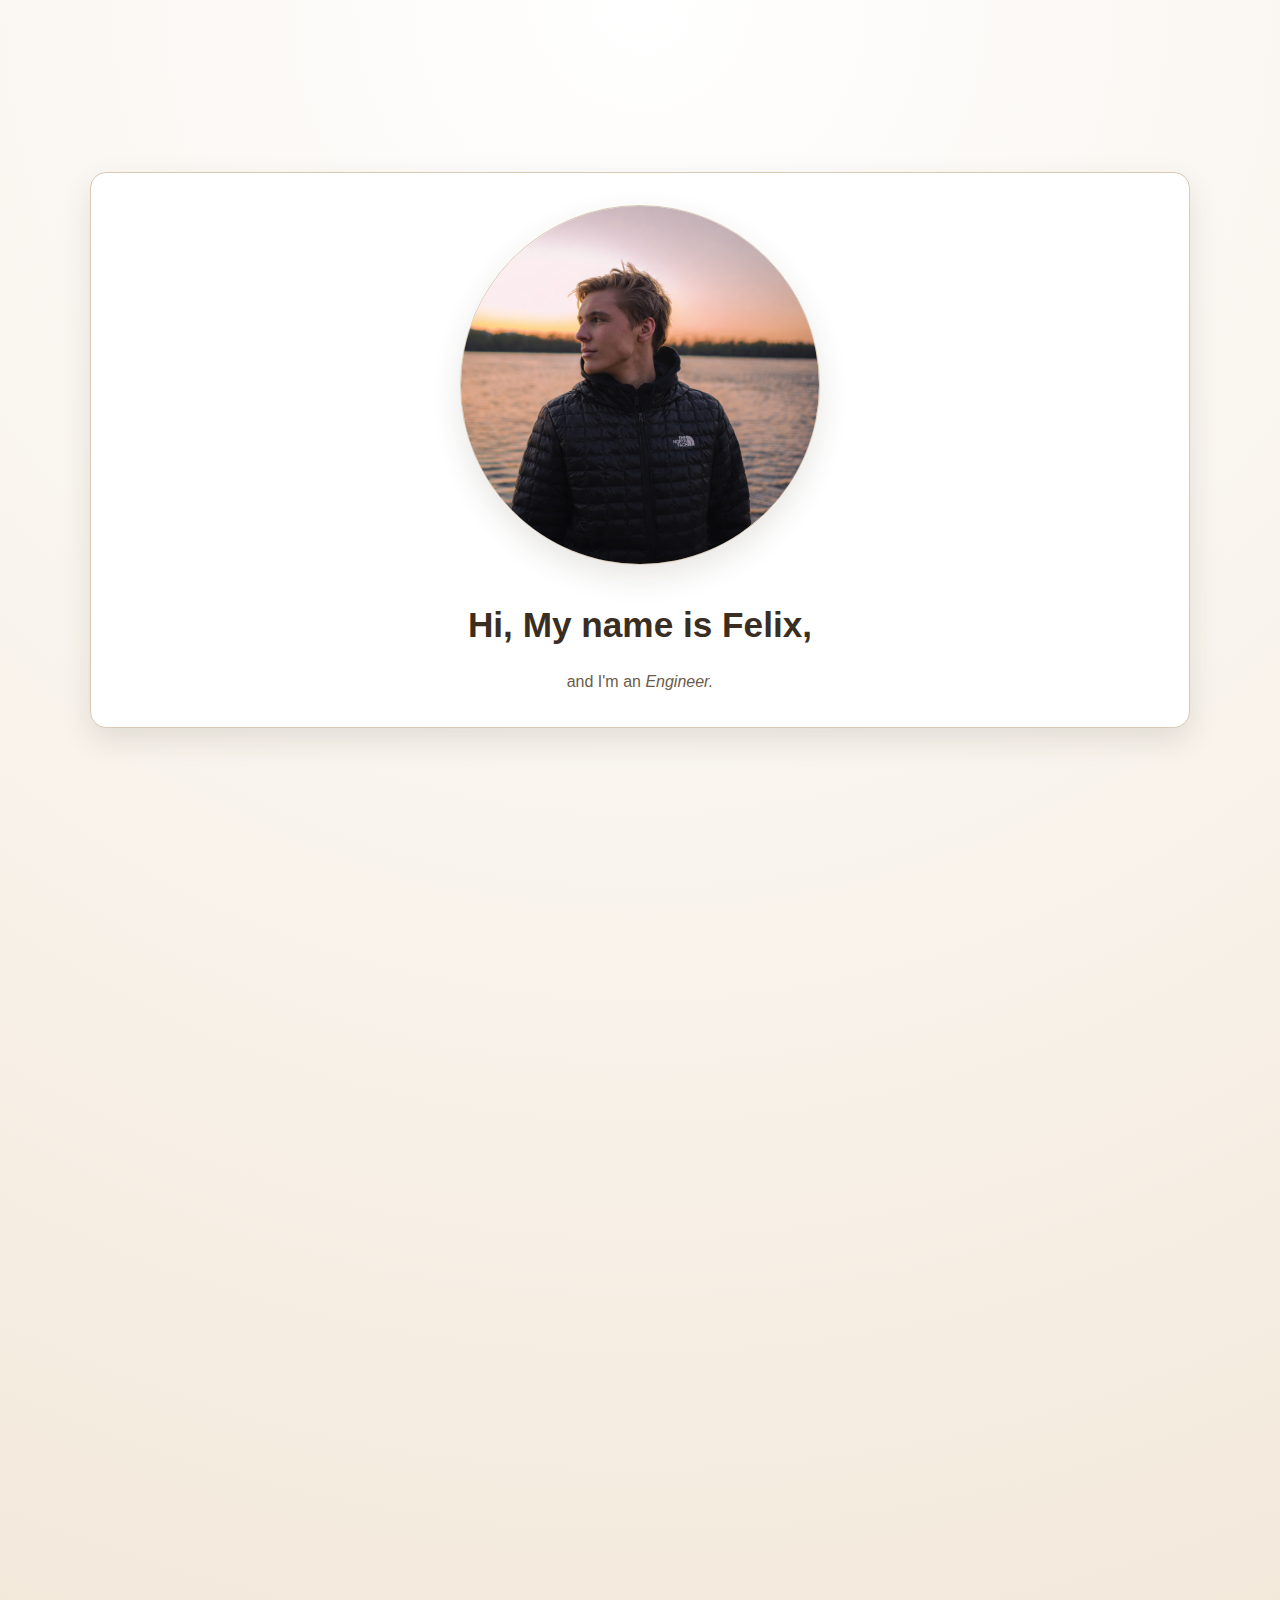
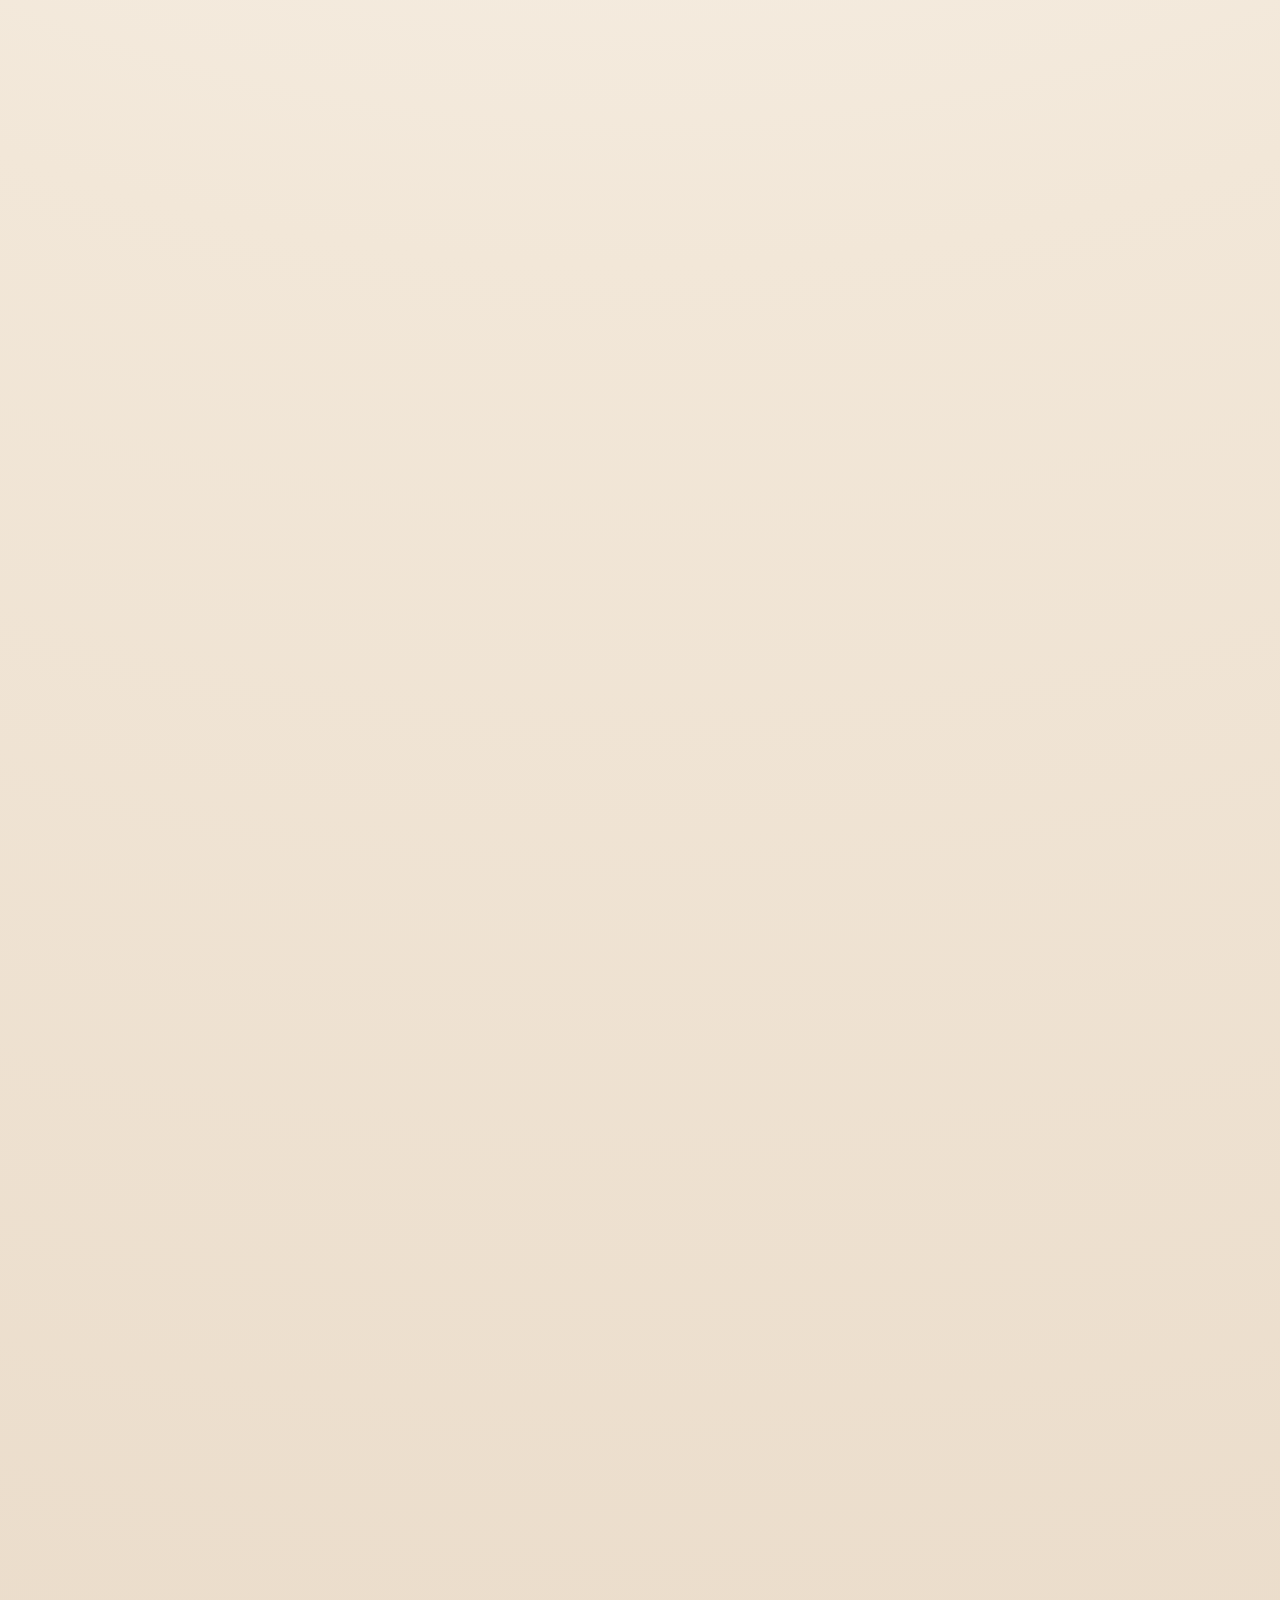
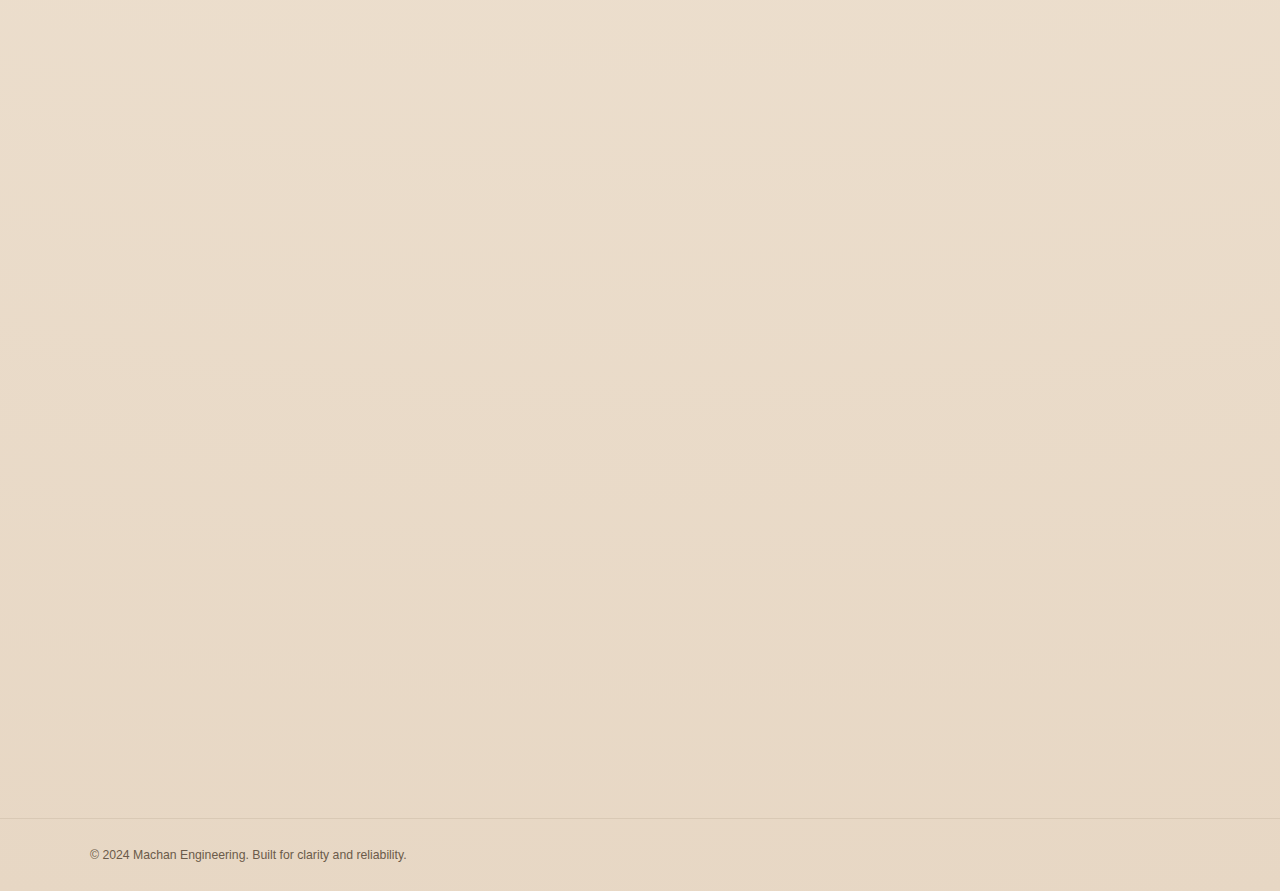
<file: portfolio/index.html>
﻿<!doctype html>
<html lang="en">
  <head>
    <meta charset="utf-8" />
    <meta name="viewport" content="width=device-width, initial-scale=1" />
    <title>Engineering Portfolio</title>
    <link rel="stylesheet" href="assets/css/variables.css" />
    <link rel="stylesheet" href="assets/css/base.css" />
    <link rel="stylesheet" href="assets/css/components.css" />
    <link rel="stylesheet" href="assets/css/animations.css" />
  </head>
  <body>
    <nav class="side-nav" aria-label="Section navigation">
      <span class="side-nav__indicator" aria-hidden="true"></span>
      <a class="side-nav__item" href="#hero">
        <span class="side-nav__dot" aria-hidden="true"></span>
        <span class="side-nav__label">Hero</span>
      </a>
      <a class="side-nav__item" href="#about">
        <span class="side-nav__dot" aria-hidden="true"></span>
        <span class="side-nav__label">About</span>
      </a>
      <a class="side-nav__item" href="#cv">
        <span class="side-nav__dot" aria-hidden="true"></span>
        <span class="side-nav__label">CV</span>
      </a>
      <a class="side-nav__item" href="#projects">
        <span class="side-nav__dot" aria-hidden="true"></span>
        <span class="side-nav__label">Projects</span>
      </a>
      <a class="side-nav__item" href="#tech">
        <span class="side-nav__dot" aria-hidden="true"></span>
        <span class="side-nav__label">Tech</span>
      </a>
      <a class="side-nav__item" href="#contact">
        <span class="side-nav__dot" aria-hidden="true"></span>
        <span class="side-nav__label">Contact</span>
      </a>
    </nav>

    <main>
<section id="hero" class="section section--hero">
  <div class="container">
    <div class="panel split hero-stack">
      <div class="reveal">
        <img class="hero-photo" src="./assets/img/felix.png" alt="Portrait of Felix" />
      </div>
      <div class="reveal">
        <h1 class="section-title">Hi, My name is Felix,</h1>
        <p class="section-lead">and I'm an <span style="font-style: italic;">Engineer.</span></p>
      </div>
    </div>
  </div>
</section>

<section id="about" class="section">
  <div class="container">
    <div class="panel reveal">
      <h2 class="section-title">About</h2>
      <p class="section-lead" style="max-width: 90% !important;">
        Engineering student with a hands-on approach to system design and implementation.
        I build practical, end-to-end solutions spanning embedded systems, software, and infrastructure, with a strong emphasis on understanding how things work — not just making them work.
      </p>
      <div class="card-grid">
        <div class="card">
          <h3>System Design</h3>
          <p>I approach problems by breaking them down into clear components and interfaces.
              hether it’s an embedded system, a backend service, or a full project architecture, I focus on simplicity, scalability, and maintainability.</p>
        </div>
        <div class="card">
          <h3>Reliability</h3>
          <p>I care about systems behaving predictably.
            That means proper error handling, monitoring, documentation, and designing with real-world constraints in mind — not just ideal conditions.</p>
        </div>
        <div class="card">
          <h3>Delivery</h3>
          <p>I like turning ideas into working solutions.
              From prototyping and iteration to testing and refinement, I focus on delivering tangible results and continuously improving them based on feedback.</p>
        </div>
      </div>
    </div>
  </div>
</section>
<section id="cv" class="section">
  <div class="container">
    <div class="panel reveal">
      <h2 class="section-title">Professional Experience</h2>
      <p class="section-lead" style="margin-bottom: 25px;">Current and past roles.</p>
      <div class="stack">
        <div class="card">
          <h3>DevOps & IoT Engineer Intern · MPTR kft.</h3>
          <p>Architected a multi-region platform that reduced latency by 32% while scaling to 10M requests/day.</p>
        </div>
        <div class="card">
          <h3>Engineering Manager · Northwind Labs</h3>
          <p>Led a cross-functional team delivering an observability suite adopted across six product lines.</p>
        </div>
        <div class="card">
          <h3>Senior Software Engineer · Coreline</h3>
          <p>Designed batch and streaming pipelines supporting real-time operational intelligence.</p>
        </div>
      </div>
    </div>
  </div>
</section>
<section id="projects" class="section">
  <div class="container">
    <div class="panel reveal">
      <h2 class="section-title">Projects</h2>
      <p class="section-lead">Representative work that blends engineering depth with business outcomes.</p>
      <div class="card-grid">
        <div class="card">
          <h3>Telemetry Command Center</h3>
          <p>Unified metrics, logs, and traces into a single cockpit for incident response teams.</p>
        </div>
        <div class="card">
          <h3>Supply Chain Optimizer</h3>
          <p>Algorithmic planning engine that cut inventory drift and improved fulfillment accuracy.</p>
        </div>
        <div class="card">
          <h3>Secure Deployment Pipeline</h3>
          <p>Compliance-ready CI/CD workflows with automated checks and release tracking.</p>
        </div>
        <div class="card">
          <h3>Edge Monitoring Suite</h3>
          <p>Low-latency monitoring for distributed fleets with predictive alerting models.</p>
        </div>
      </div>
    </div>
  </div>
</section>
<section id="tech" class="section">
  <div class="container">
    <div class="panel reveal">
      <h2 class="section-title">Technical Focus</h2>
      <p class="section-lead">Core technologies and practices that anchor my engineering toolkit.</p>
      <div class="split">
        <div class="card">
          <h3>Platform & Cloud</h3>
          <p>Multi-cloud architecture, Kubernetes, service meshes, and infrastructure automation.</p>
        </div>
        <div class="card">
          <h3>Data Systems</h3>
          <p>Event-driven pipelines, distributed storage, and analytics platforms built for scale.</p>
        </div>
        <div class="card">
          <h3>Quality & Security</h3>
          <p>Threat modeling, reliability engineering, testing strategies, and production readiness.</p>
        </div>
      </div>
    </div>
  </div>
</section>
<section id="contact" class="section">
  <div class="container">
    <div class="panel reveal">
      <h2 class="section-title">Contact</h2>
      <p class="section-lead">Ready to collaborate on resilient systems and impactful engineering.</p>
      <div class="stack">
        <div class="card">
          <h3>Let’s Connect</h3>
          <p>Email: hello@example.com</p>
          <p>LinkedIn: linkedin.com/in/your-handle</p>
        </div>
        <div class="card">
          <h3>Availability</h3>
          <p>Open to consulting, architecture reviews, and long-term engineering leadership roles.</p>
        </div>
      </div>
    </div>
  </div>
</section>
    </main>

    <footer class="site-footer">
      <div class="container">
        <small>© 2024 Machan Engineering. Built for clarity and reliability.</small>
      </div>
    </footer>

    <script src="assets/js/reveal.js" defer></script>
    <script src="assets/js/main.js" defer></script>
  </body>
</html>
</file>
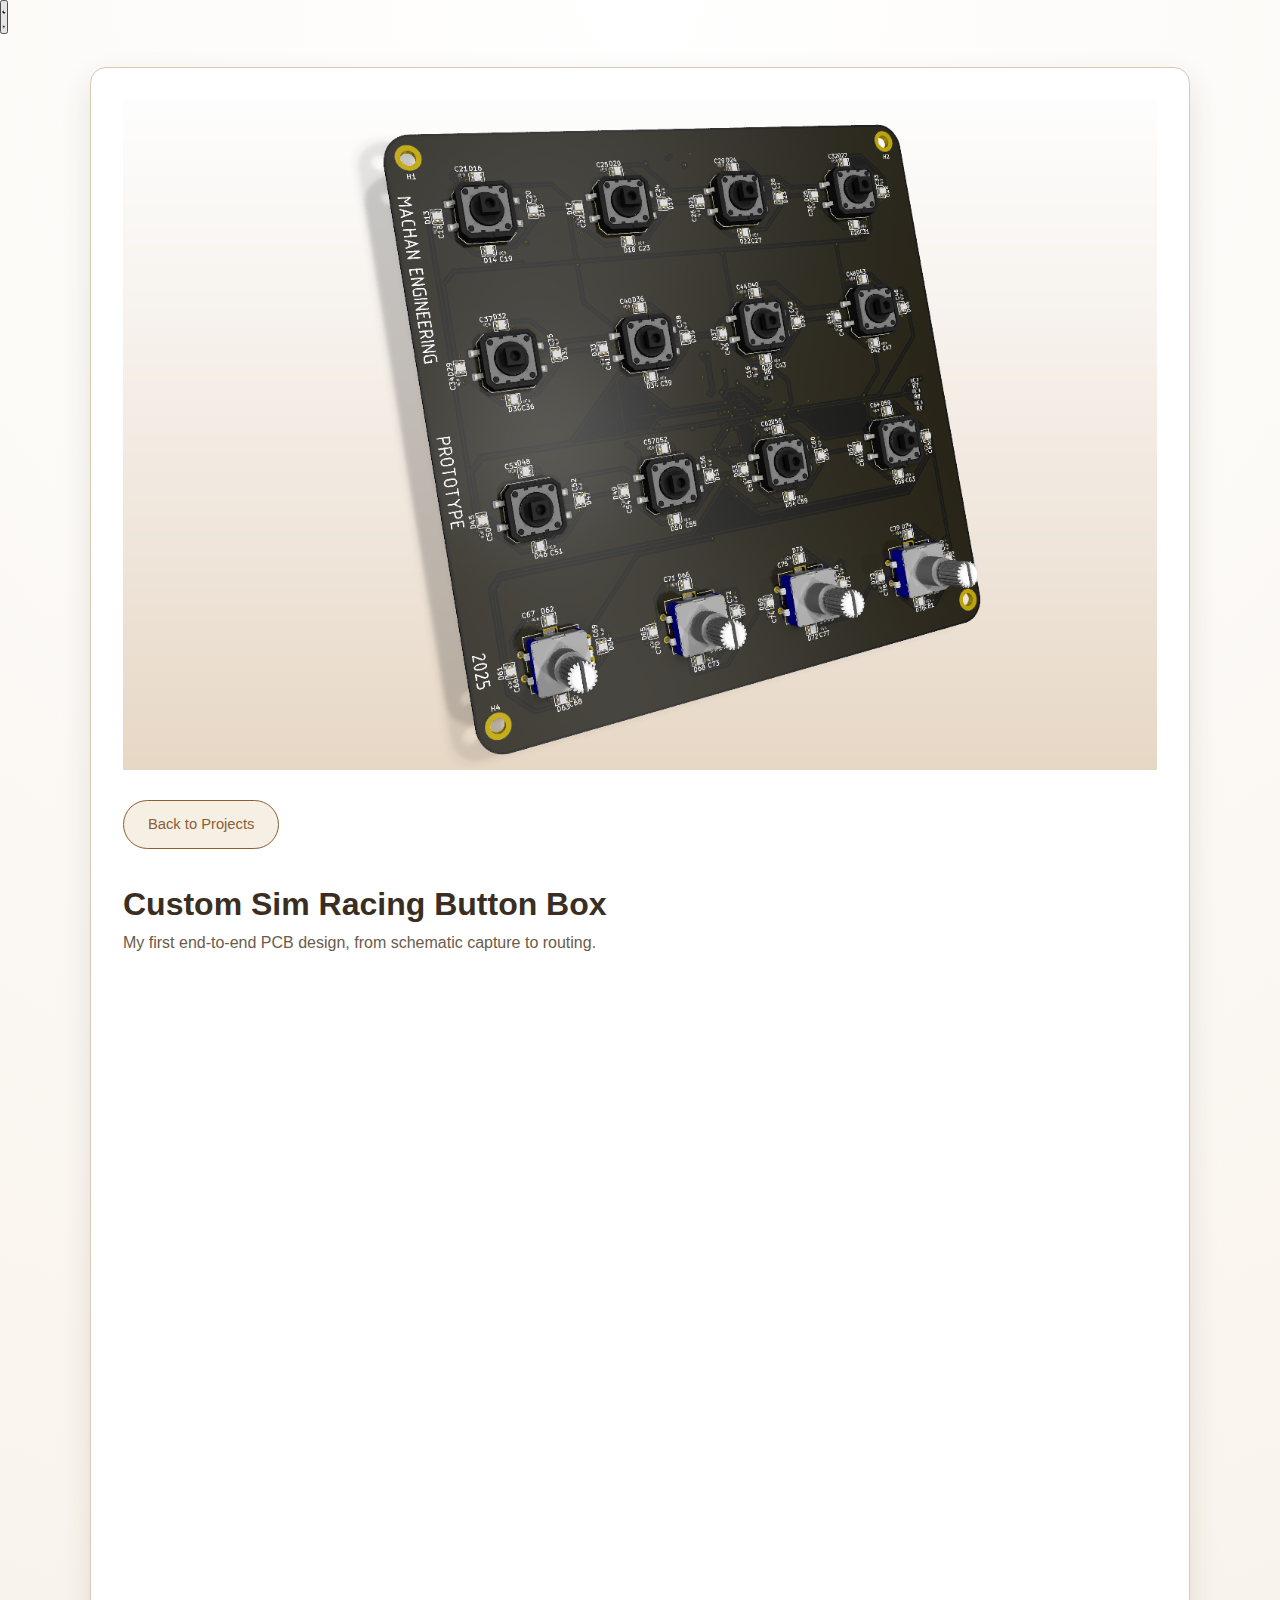
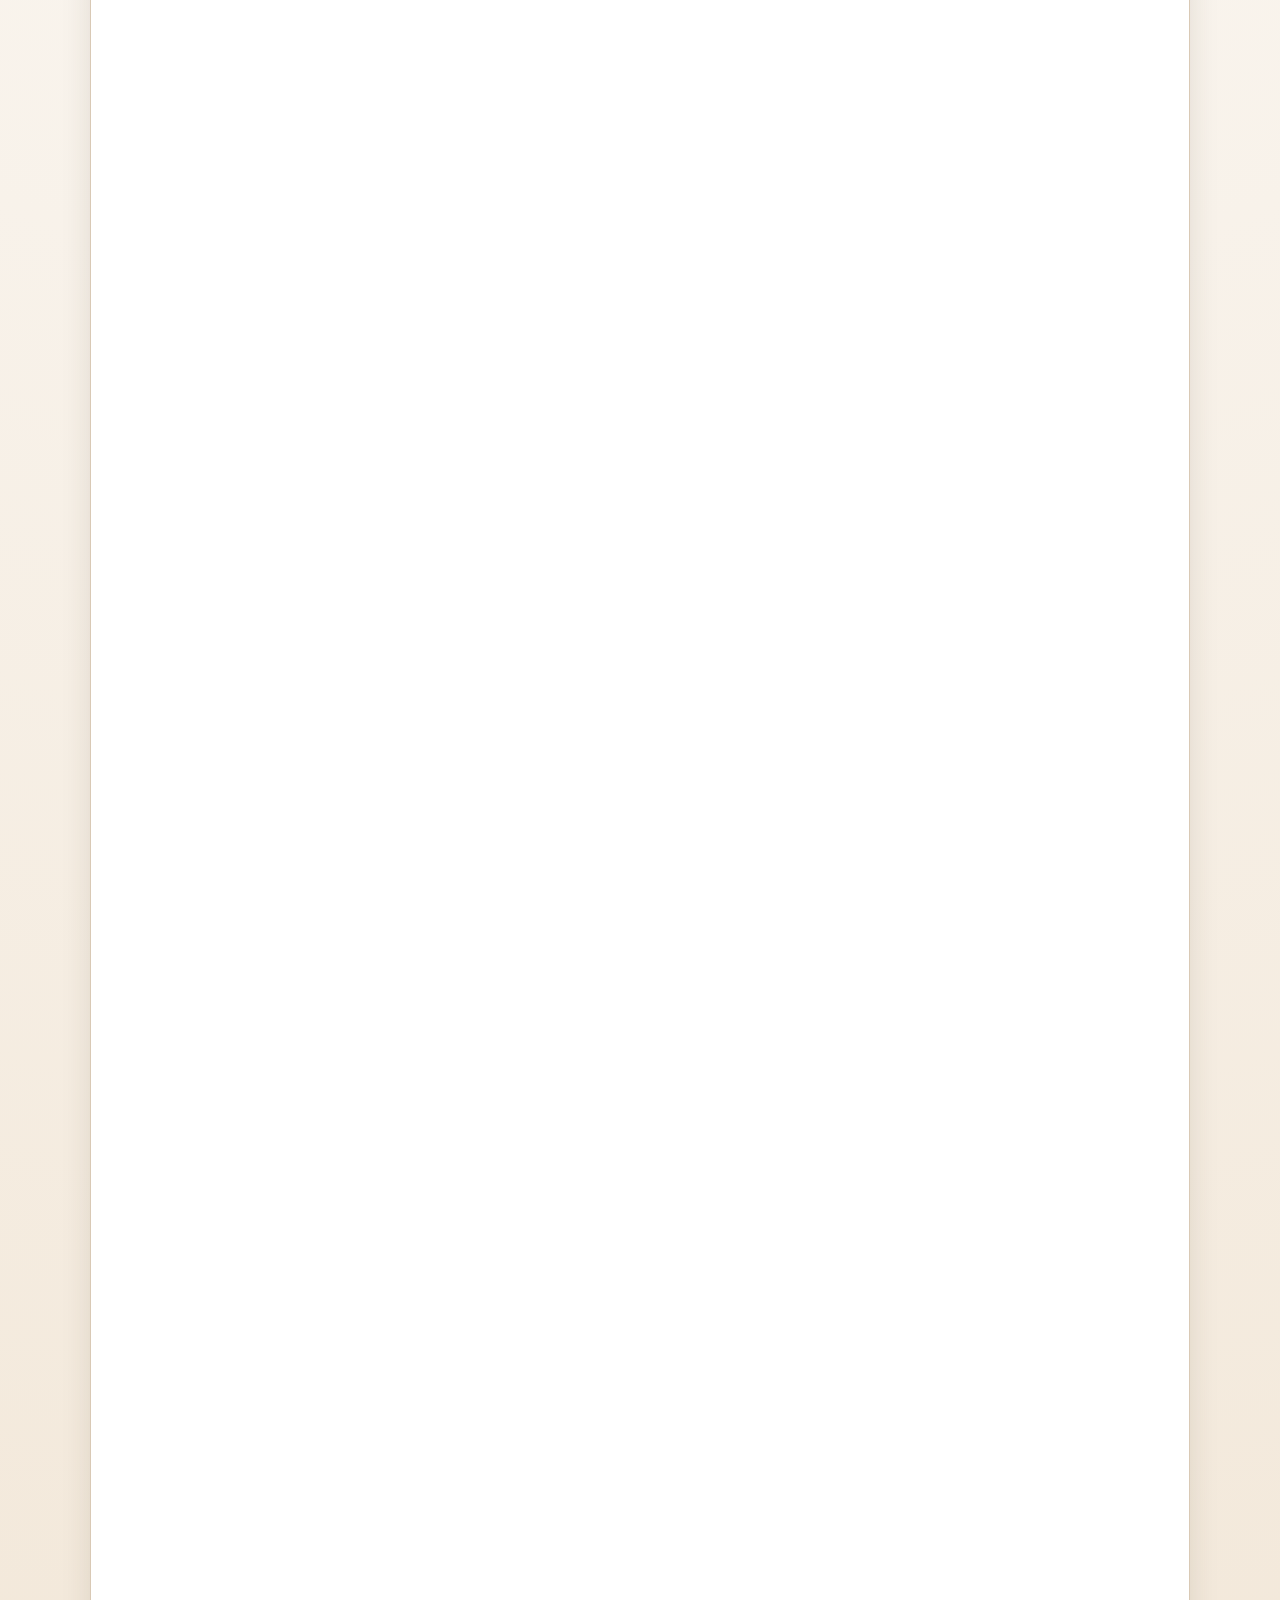
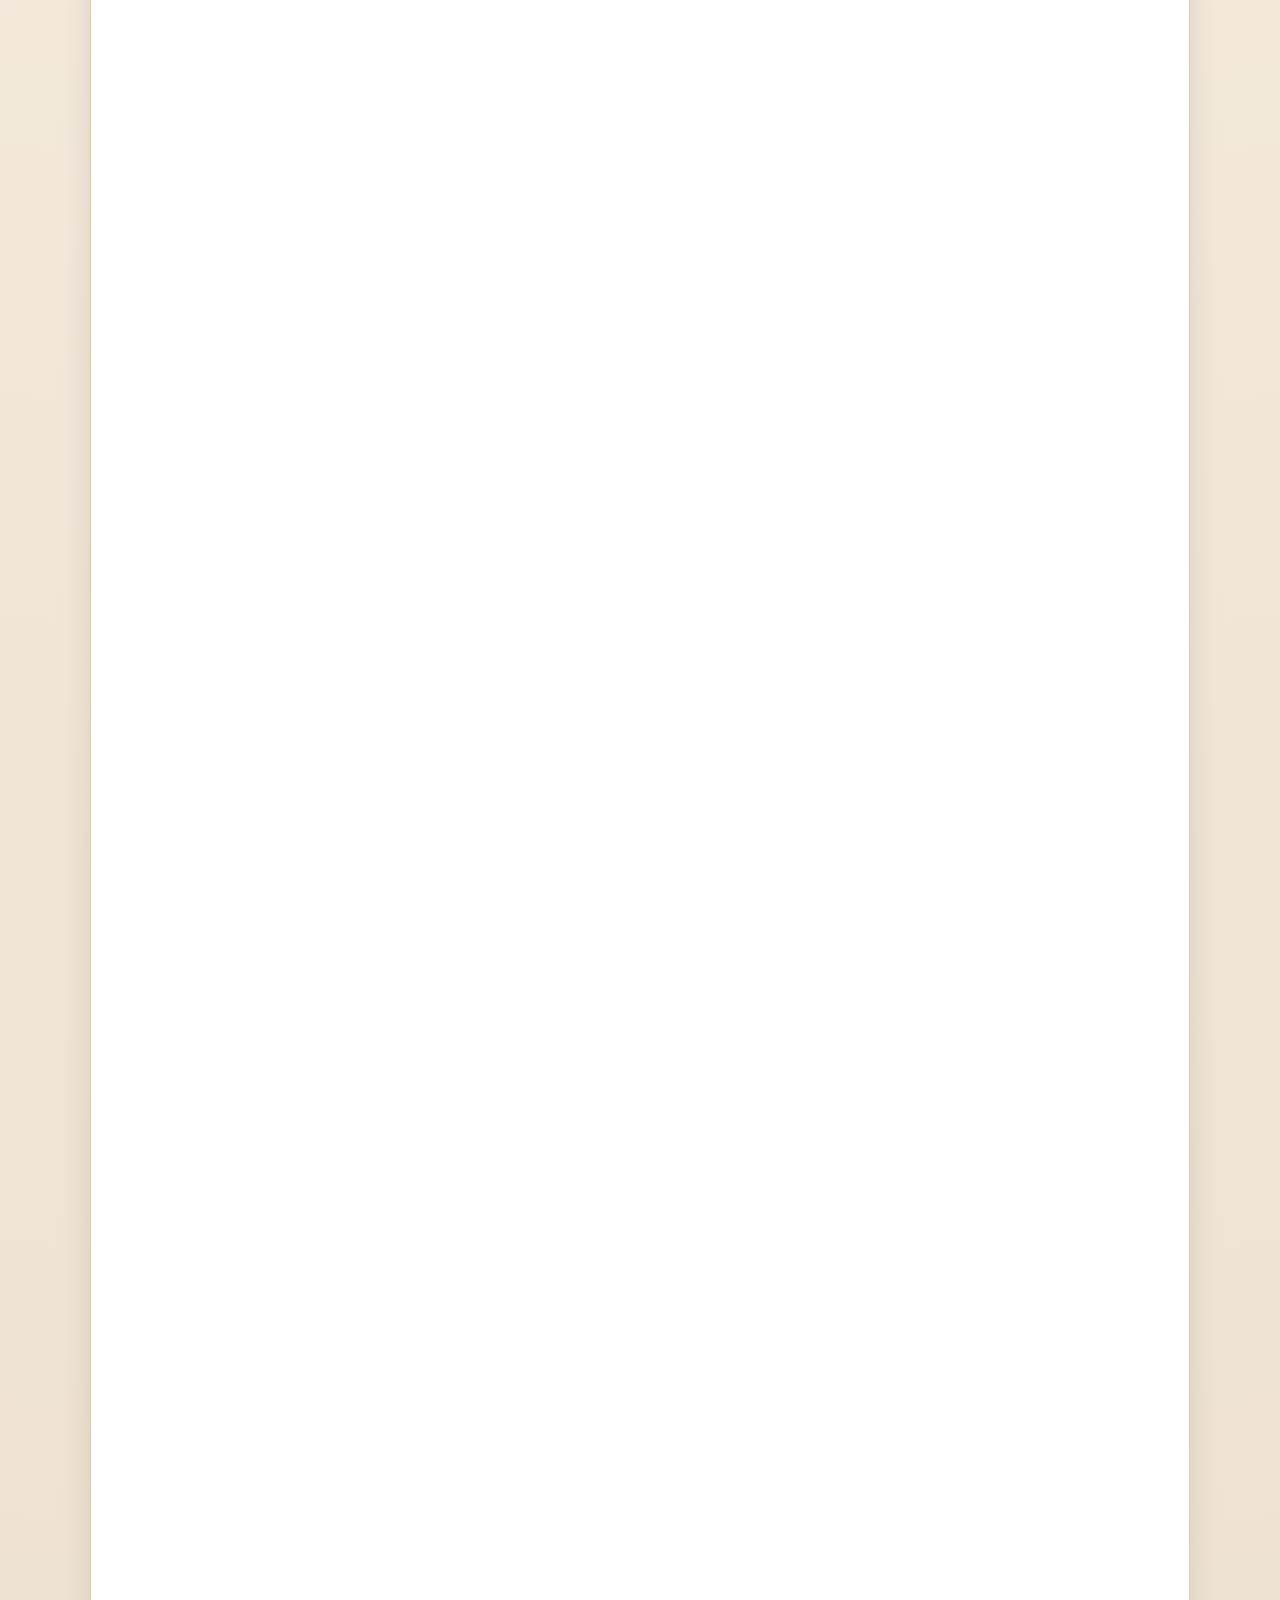
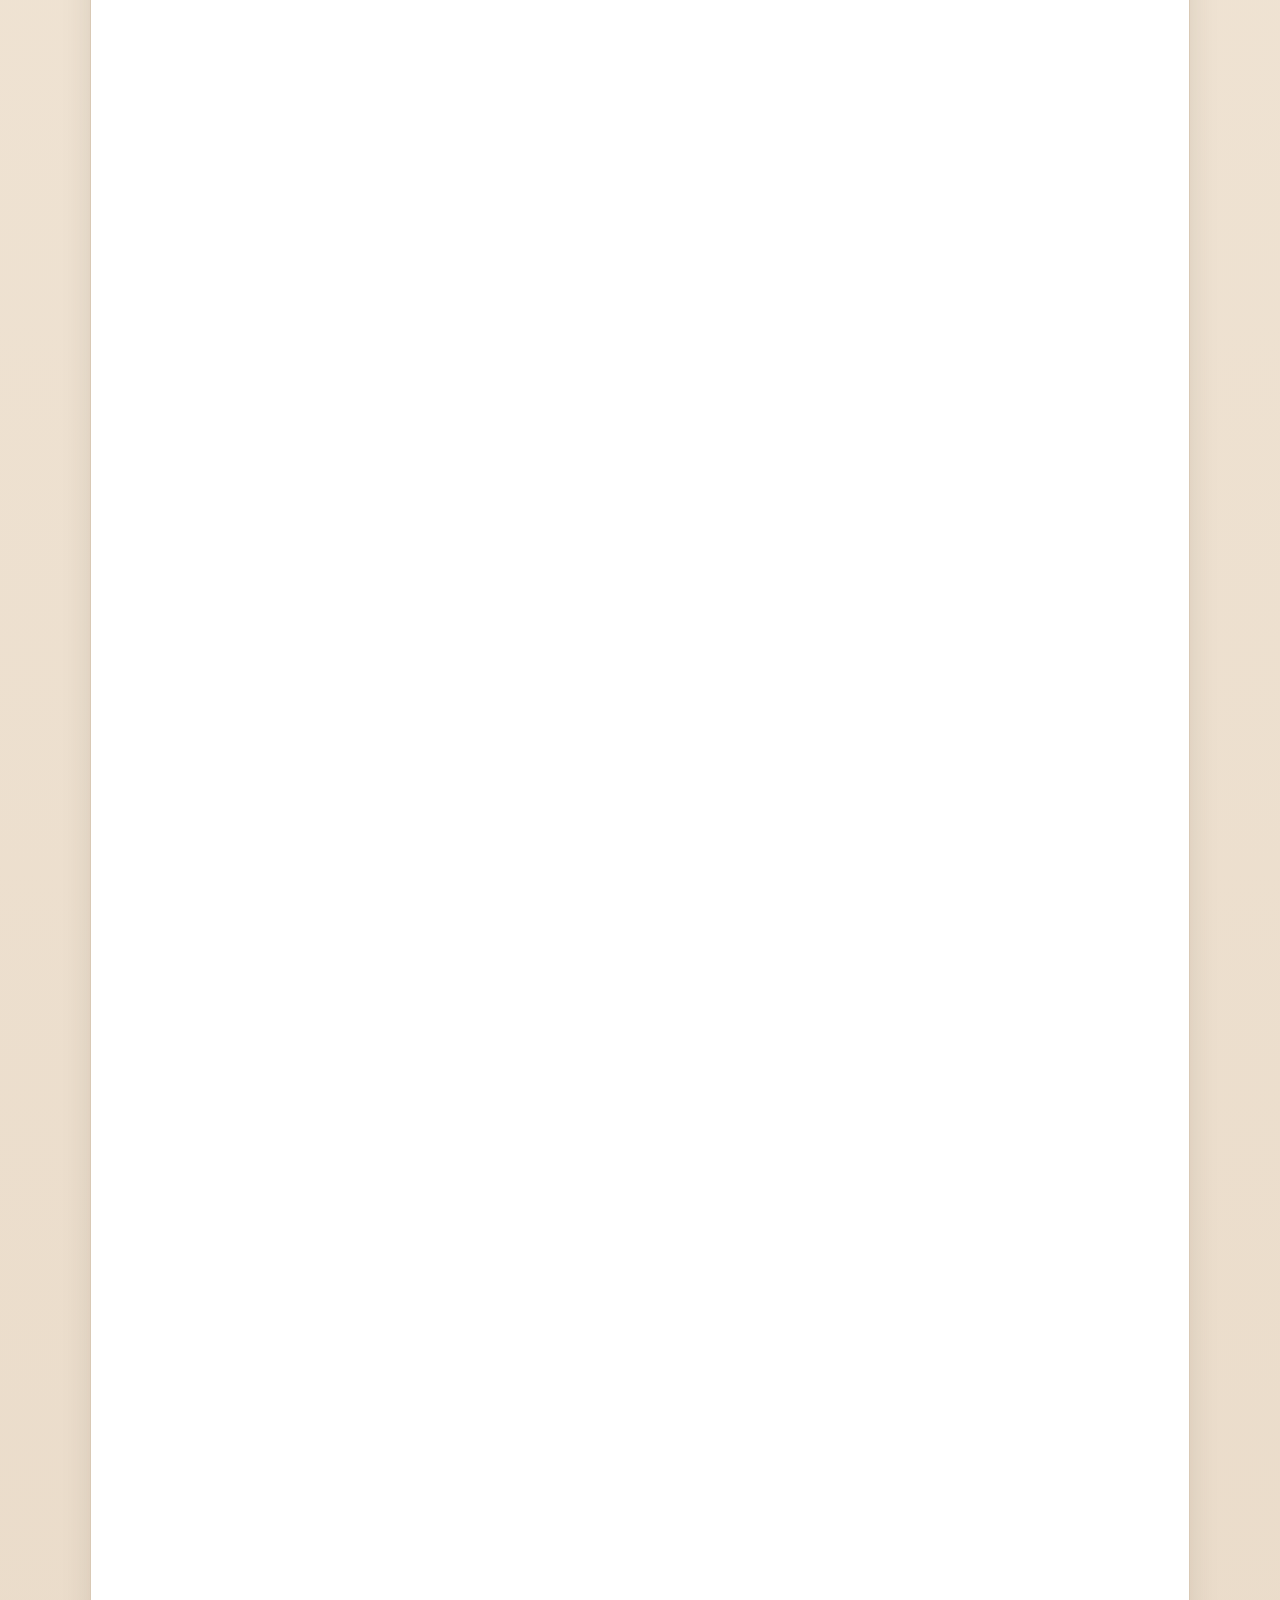
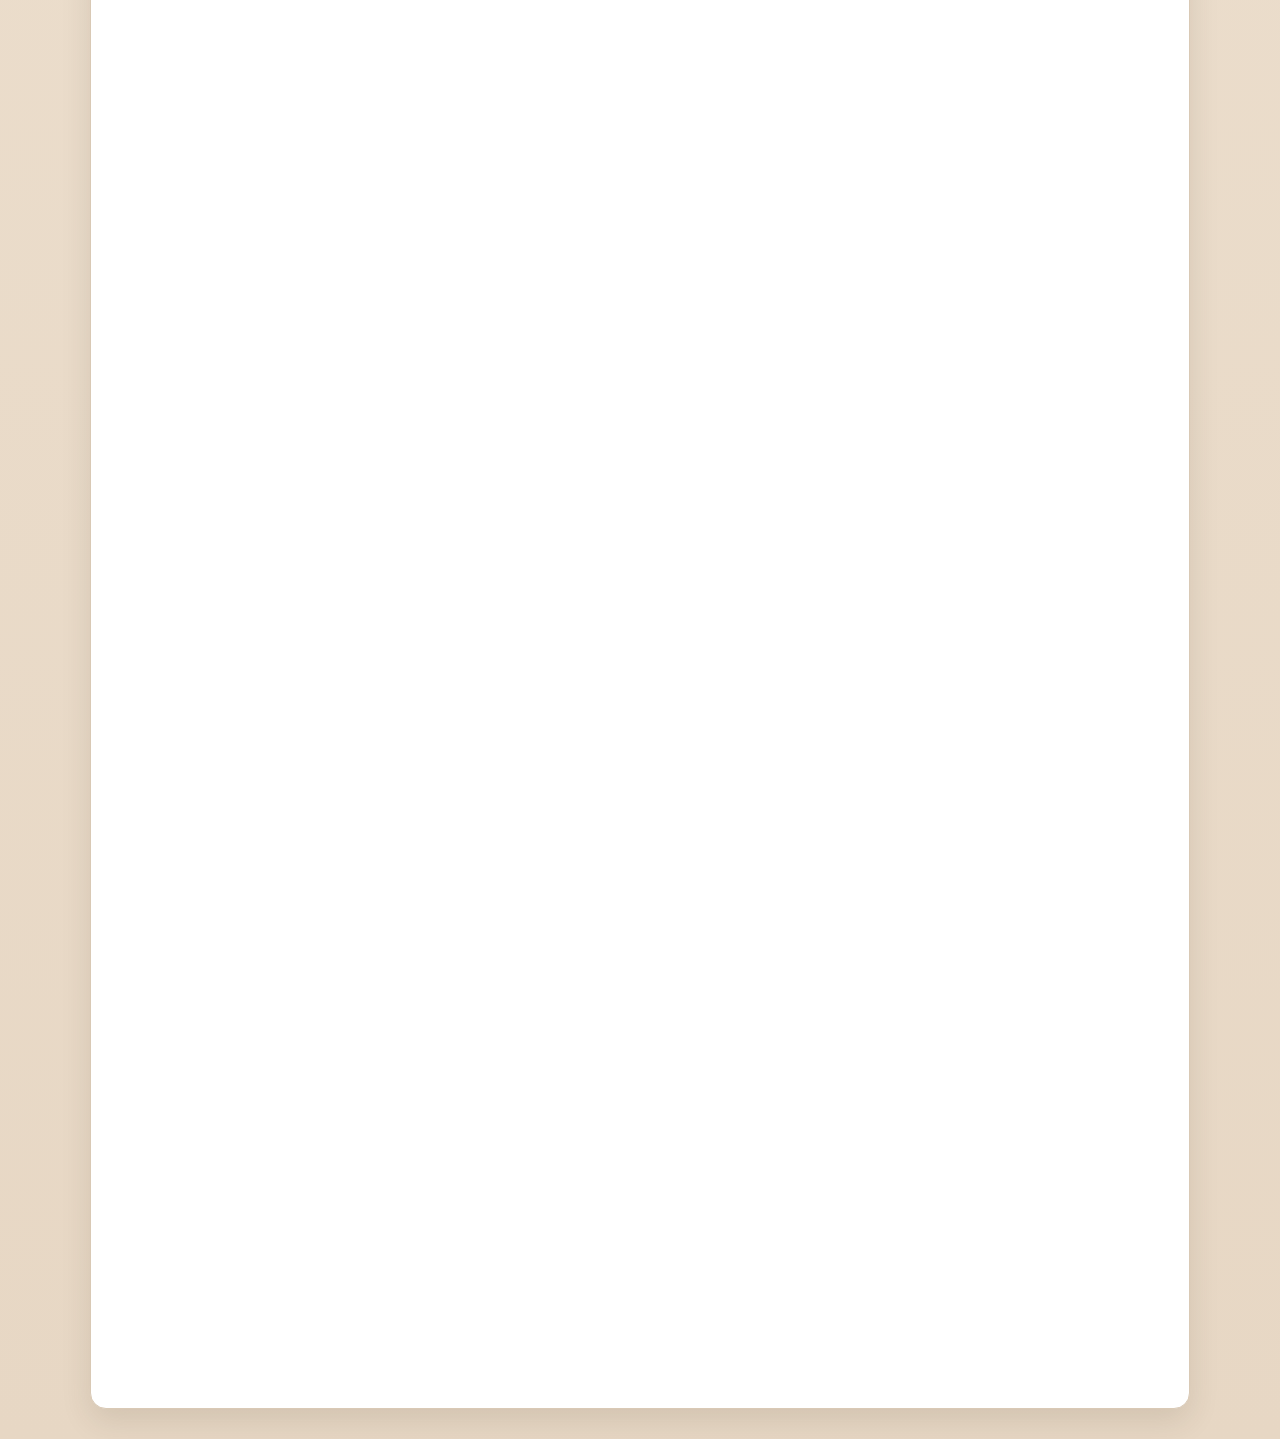
<file: projects/buttonbox.html>
﻿<!doctype html>
<html lang="en">
  <head>
    <meta charset="utf-8" />
    <meta name="viewport" content="width=device-width, initial-scale=1" />
    <title>Custom Sim Racing Button Box</title>
    <link rel="stylesheet" href="../assets/css/variables.css" />
    <link rel="stylesheet" href="../assets/css/base.css" />
    <link rel="stylesheet" href="../assets/css/components.css" />
    <link rel="stylesheet" href="../assets/css/animations.css" />
  </head>
  <body>
    <button class="theme-toggle" type="button" aria-label="Switch to dark mode" aria-pressed="false">
      <svg class="theme-icon theme-icon--moon" aria-hidden="true" viewBox="0 0 24 24" fill="currentColor">
        <path d="M21.53 14.37a.75.75 0 0 0-.86-.3 7.5 7.5 0 0 1-9.79-9.8.75.75 0 0 0-1.16-.83 9.75 9.75 0 1 0 12.04 12.04.75.75 0 0 0-.23-1.11z"/>
      </svg>
      <svg class="theme-icon theme-icon--sun" aria-hidden="true" viewBox="0 0 24 24" fill="currentColor">
        <path d="M12 7a5 5 0 1 0 0 10 5 5 0 0 0 0-10zm0-5a1 1 0 0 1 1 1v2a1 1 0 1 1-2 0V3a1 1 0 0 1 1-1zm0 18a1 1 0 0 1 1 1v2a1 1 0 1 1-2 0v-2a1 1 0 0 1 1-1zm10-9a1 1 0 0 1-1 1h-2a1 1 0 1 1 0-2h2a1 1 0 0 1 1 1zM5 12a1 1 0 0 1-1 1H2a1 1 0 1 1 0-2h2a1 1 0 0 1 1 1zm14.95-6.95a1 1 0 0 1 0 1.41l-1.42 1.42a1 1 0 1 1-1.41-1.42l1.41-1.41a1 1 0 0 1 1.42 0zM6.88 17.12a1 1 0 0 1 0 1.41L5.46 19.95a1 1 0 1 1-1.41-1.41l1.42-1.42a1 1 0 0 1 1.41 0zm12.07 1.41a1 1 0 0 1-1.41 0l-1.42-1.42a1 1 0 0 1 1.42-1.41l1.41 1.41a1 1 0 0 1 0 1.42zM7.29 6.88a1 1 0 0 1-1.41 0L4.46 5.46a1 1 0 1 1 1.41-1.41l1.42 1.42a1 1 0 0 1 0 1.41z"/>
      </svg>
    </button>
    <main>
      <section class="section section--hero">
        <div class="container" style="margin-top: 30px; margin-bottom: 30px;">
          <div class="panel project-page">
          <div class="project-hero">
            <div class="reveal">
              <img class="project-hero-image" src="../assets/img/pcb.png" alt="Custom Sim Racing Button Box" />
            </div>
            <div class="project-hero-body reveal">
              <a class="button secondary" href="../index.html#projects" style="margin-top: 30px; margin-bottom: 30px;">Back to Projects</a>
              <h1>Custom Sim Racing Button Box</h1>
              <p class="section-lead" style="max-width: 100%;">My first end-to-end PCB design, from schematic capture to routing.</p>
            
            </div>
          </div>
          <div class="project-detail reveal">
            <div class="project-rows">
              <div class="project-row">
                <h3>Problem</h3>
                <p>Button boxes are essential peripherals in sim racing, enabling rapid access to controls and a more immersive workflow. Due to the niche market and low production volumes, commercially available options are limited. This gap motivated the decision to design and build a bespoke unit.</p>
              </div>
              <div class="project-row">
                <h3>Goal</h3>
                <p>Deliver a reliable, configurable button box tailored to my sim racing setup.</p>
              </div>
              <div class="project-row">
                <h3>Approach</h3>
                <p>The initial concept used discrete buttons with an Arduino Pro Micro, which was selected for native HID support. However, its limited I/O required a button matrix, and the wiring effort became excessive. Each switch and encoder needed individual soldering, plus diode isolation to prevent key ghosting. The prototype was therefore paused before assembly.</p>
                <p>Time-intensive wiring phase before the PCB approach:</p>
                <div style="width: 100%; text-align: center; display: flex; justify-content: center;">
                <img src="../assets/img/IMG_9149.webp" alt="Pedal Design" style="max-width: 70%; margin-top: 15px; margin-bottom: 15px;" />
                </div>
                <p>At that point, I committed to a dedicated PCB design. I already had foundational experience with KiCad from university projects, which made it a practical choice for schematic and layout work.</p>
                <p>The first decision was the MCU. I selected the Raspberry RP2040 for its strong ecosystem and approachable development flow. Because fabrication was planned with JLCPCB, component selection and footprint validation were handled up front, followed by the schematic capture.</p>
                <p>Building the schematic was the most demanding learning phase. Understanding component constraints and proper wiring required iteration, but the design stabilized into a coherent system.</p>
                <div style="width: 100%; text-align: center; display: flex; justify-content: center;">
                <img src="../assets/img/mcu.jpg" alt="Pedal Design" style="max-width: 70%; margin-top: 15px; margin-bottom: 15px;" />
                </div>
                <div style="width: 100%; text-align: center; display: flex; justify-content: center;">
                <img src="../assets/img/bmatrix.png" alt="Pedal Design" style="max-width: 70%; margin-top: 15px; margin-bottom: 15px;" />
                </div>
                <div style="width: 100%; text-align: center; display: flex; justify-content: center;">
                <img src="../assets/img/flash.jpg" alt="Pedal Design" style="max-width: 70%; margin-top: 15px; margin-bottom: 15px;" />
                </div>
                <div style="width: 100%; text-align: center; display: flex; justify-content: center;">
                <img src="../assets/img/power.jpg" alt="Pedal Design" style="max-width: 70%; margin-top: 15px; margin-bottom: 15px;" />
                </div>
                <div style="width: 100%; text-align: center; display: flex; justify-content: center;">
                <img src="../assets/img/encoders.jpg" alt="Pedal Design" style="max-width: 70%; margin-top: 15px; margin-bottom: 15px;" />
                </div>
                <div style="width: 100%; text-align: center; display: flex; justify-content: center;">
                <img src="../assets/img/crystal.jpg" alt="Pedal Design" style="max-width: 70%; margin-top: 15px; margin-bottom: 15px;" />
                </div>
                <p>For a first full PCB project, the schematic captured the complete feature set and interfaces.</p>
                <p>Routing introduced a second major challenge.</p>
                <div style="width: 100%; text-align: center; display: flex; justify-content: center;">
                <img src="../assets/img/IMG_9404.webp" alt="Pedal Design" style="max-width: 70%; margin-top: 15px; margin-bottom: 15px;" />
                </div>
                <p>After several iterations of re-routing and reviewing best practices, the board reached a stable layout. The per-button and per-encoder LED plan increased routing complexity significantly, and I did not have access to a formal design review. The final layout reflects the best practices and constraints I could validate independently.</p>
                <p>A 3D render of the final design is shown below.</p>
                <div style="width: 100%; text-align: center; display: flex; justify-content: center;">
                <img src="../assets/img/pcb.png" alt="Pedal Design" style="max-width: 85%; margin-top: 15px; margin-bottom: 15px;" />
                </div>
                <p>The next step is fabrication. The remaining decision is whether to order an assembled PCB or a bare board for manual assembly.</p>
              </div>
              <div class="project-row">
                <h3>Result</h3>
                <p>A completed button box PCB design ready for manufacturing.</p>
              </div>
            </div>
            </div>
          </div>
        </div>
        </div>
      </section>
    </main>

    <script src="../assets/js/reveal.js" defer></script>
    <script src="../assets/js/main.js" defer></script>
  </body>
</html>
</file>
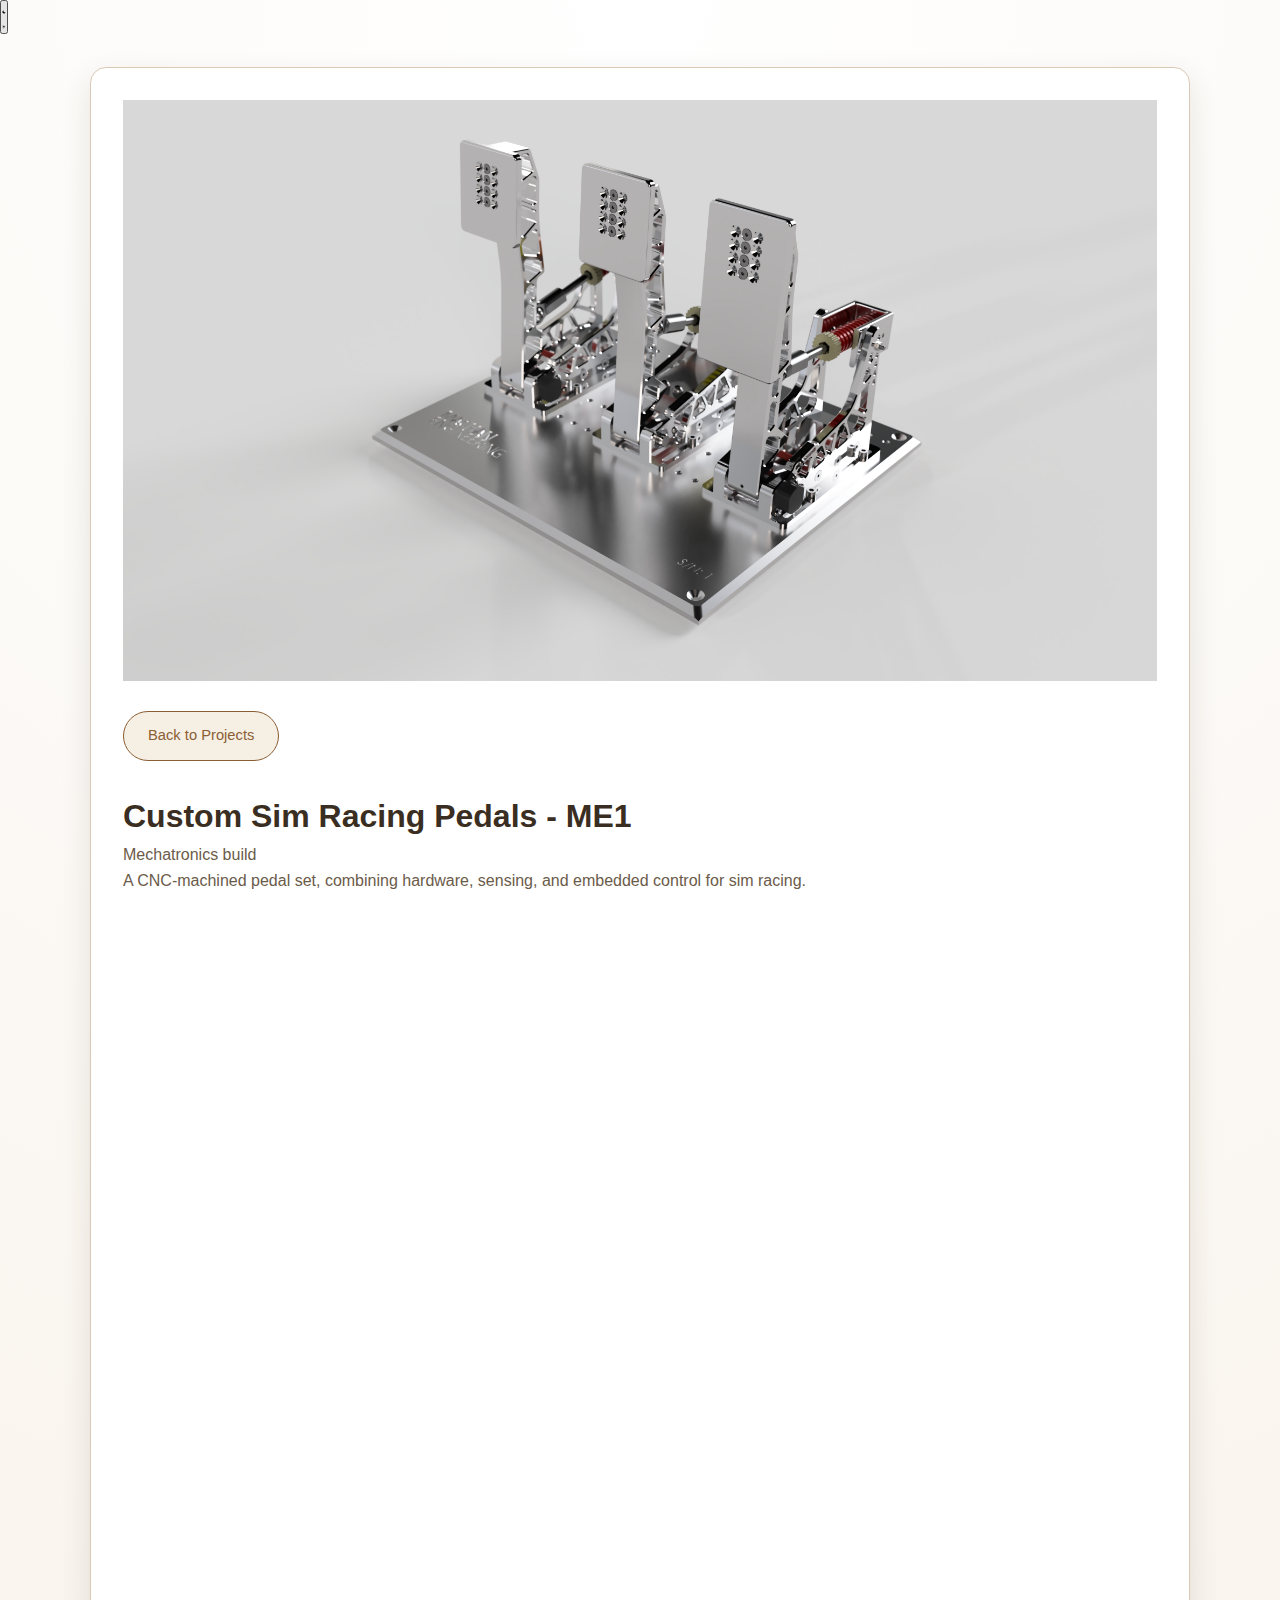
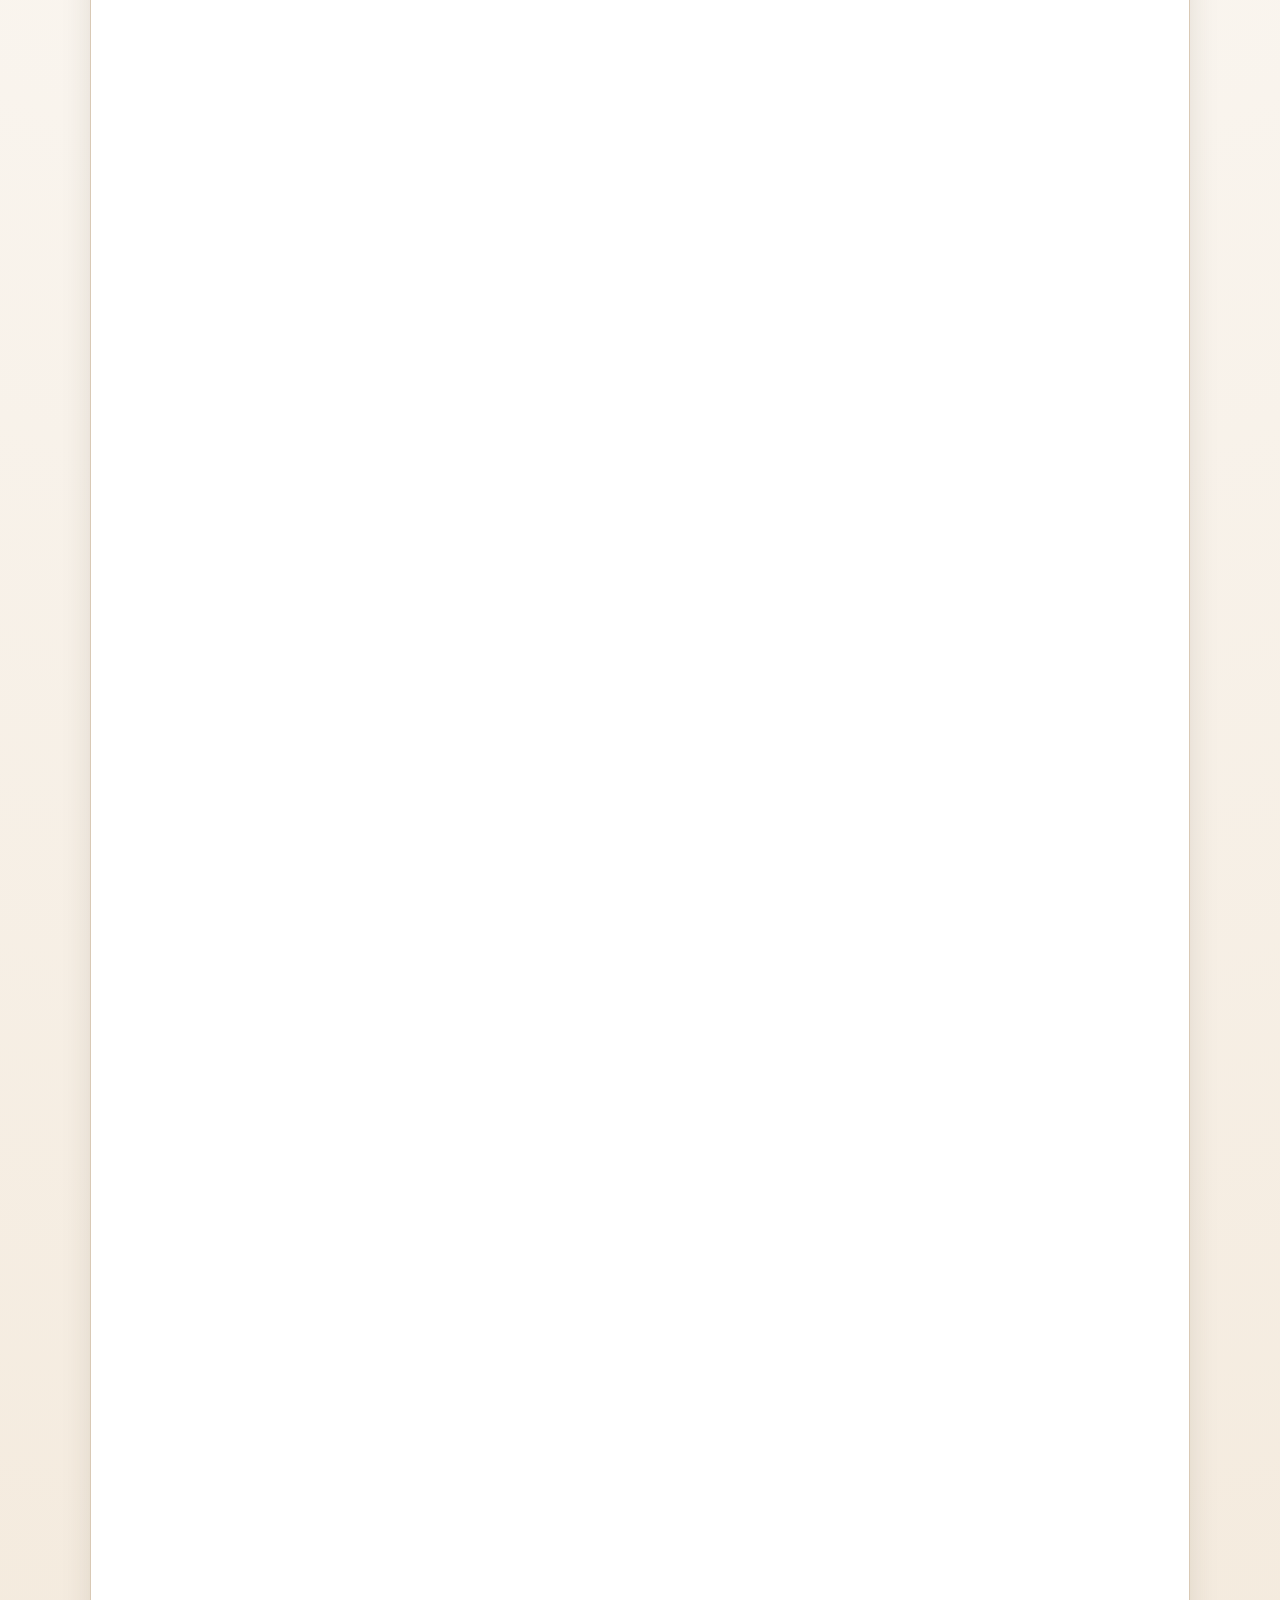
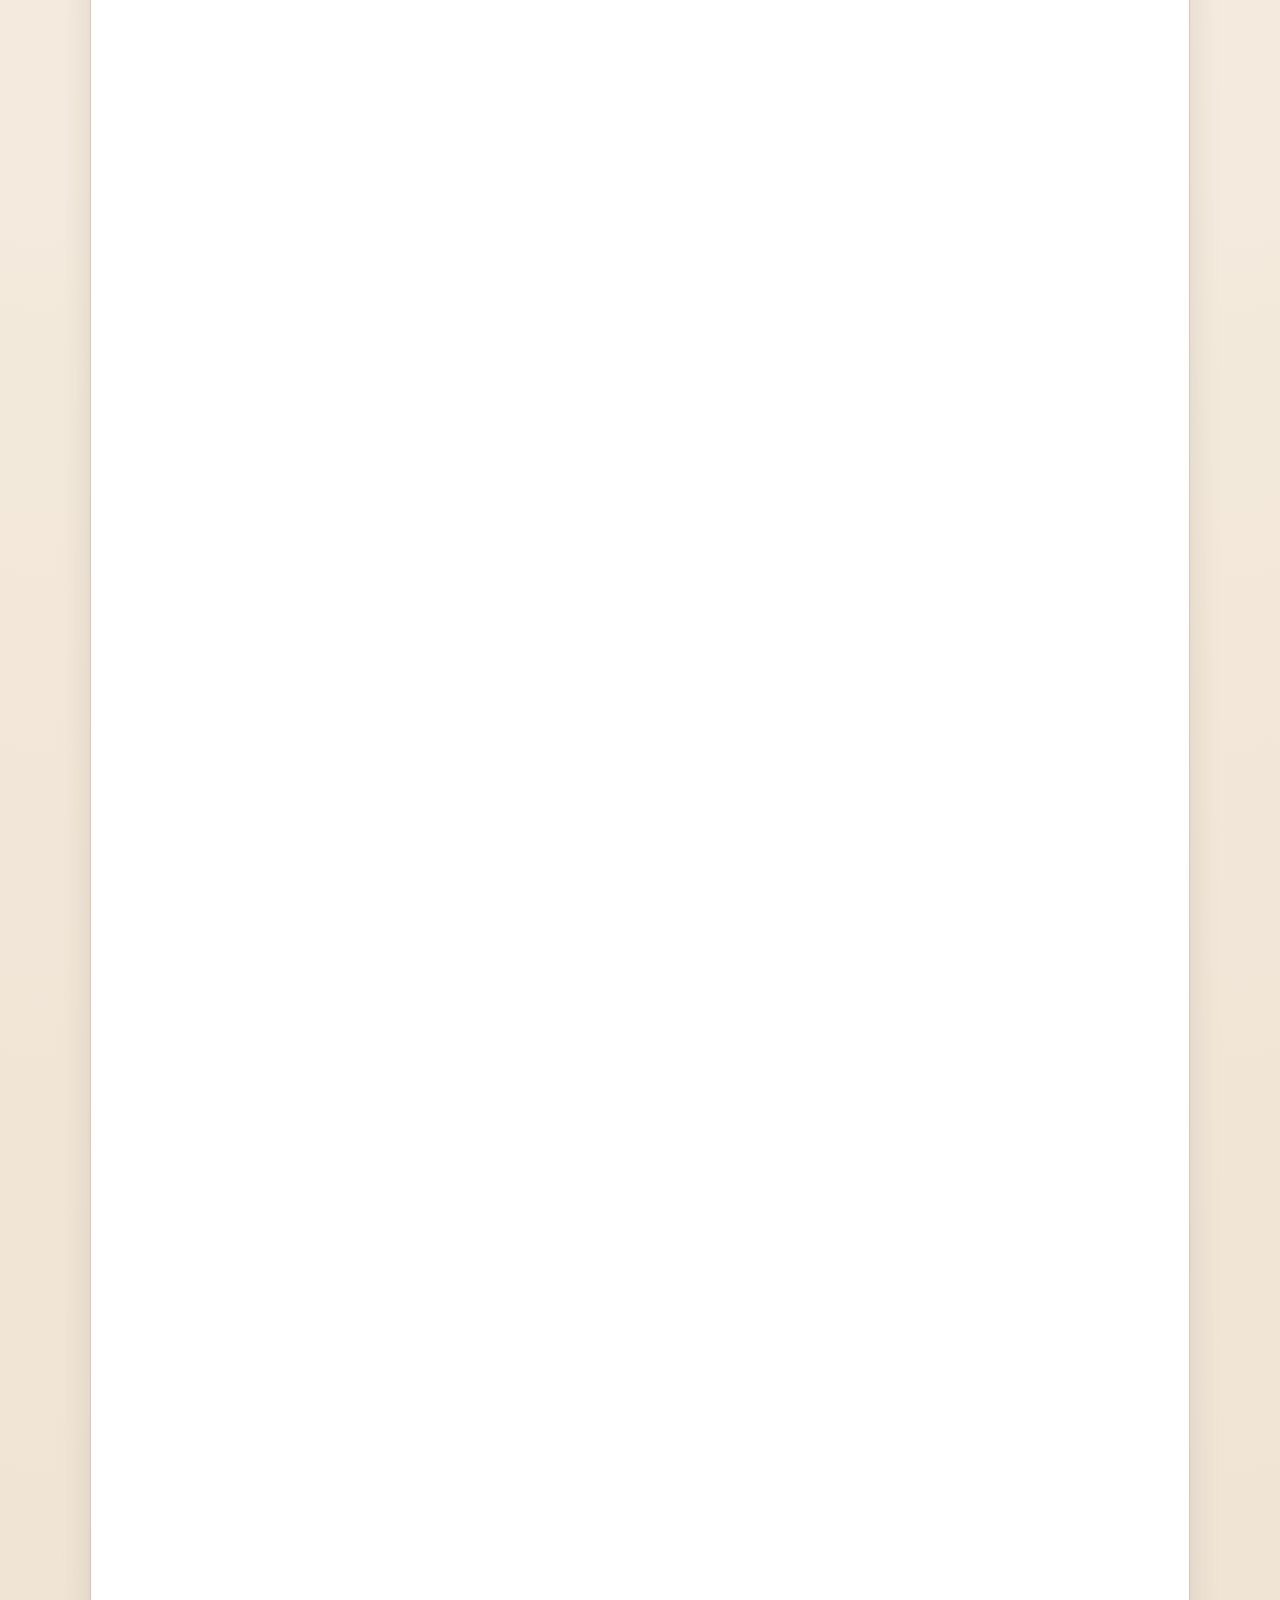
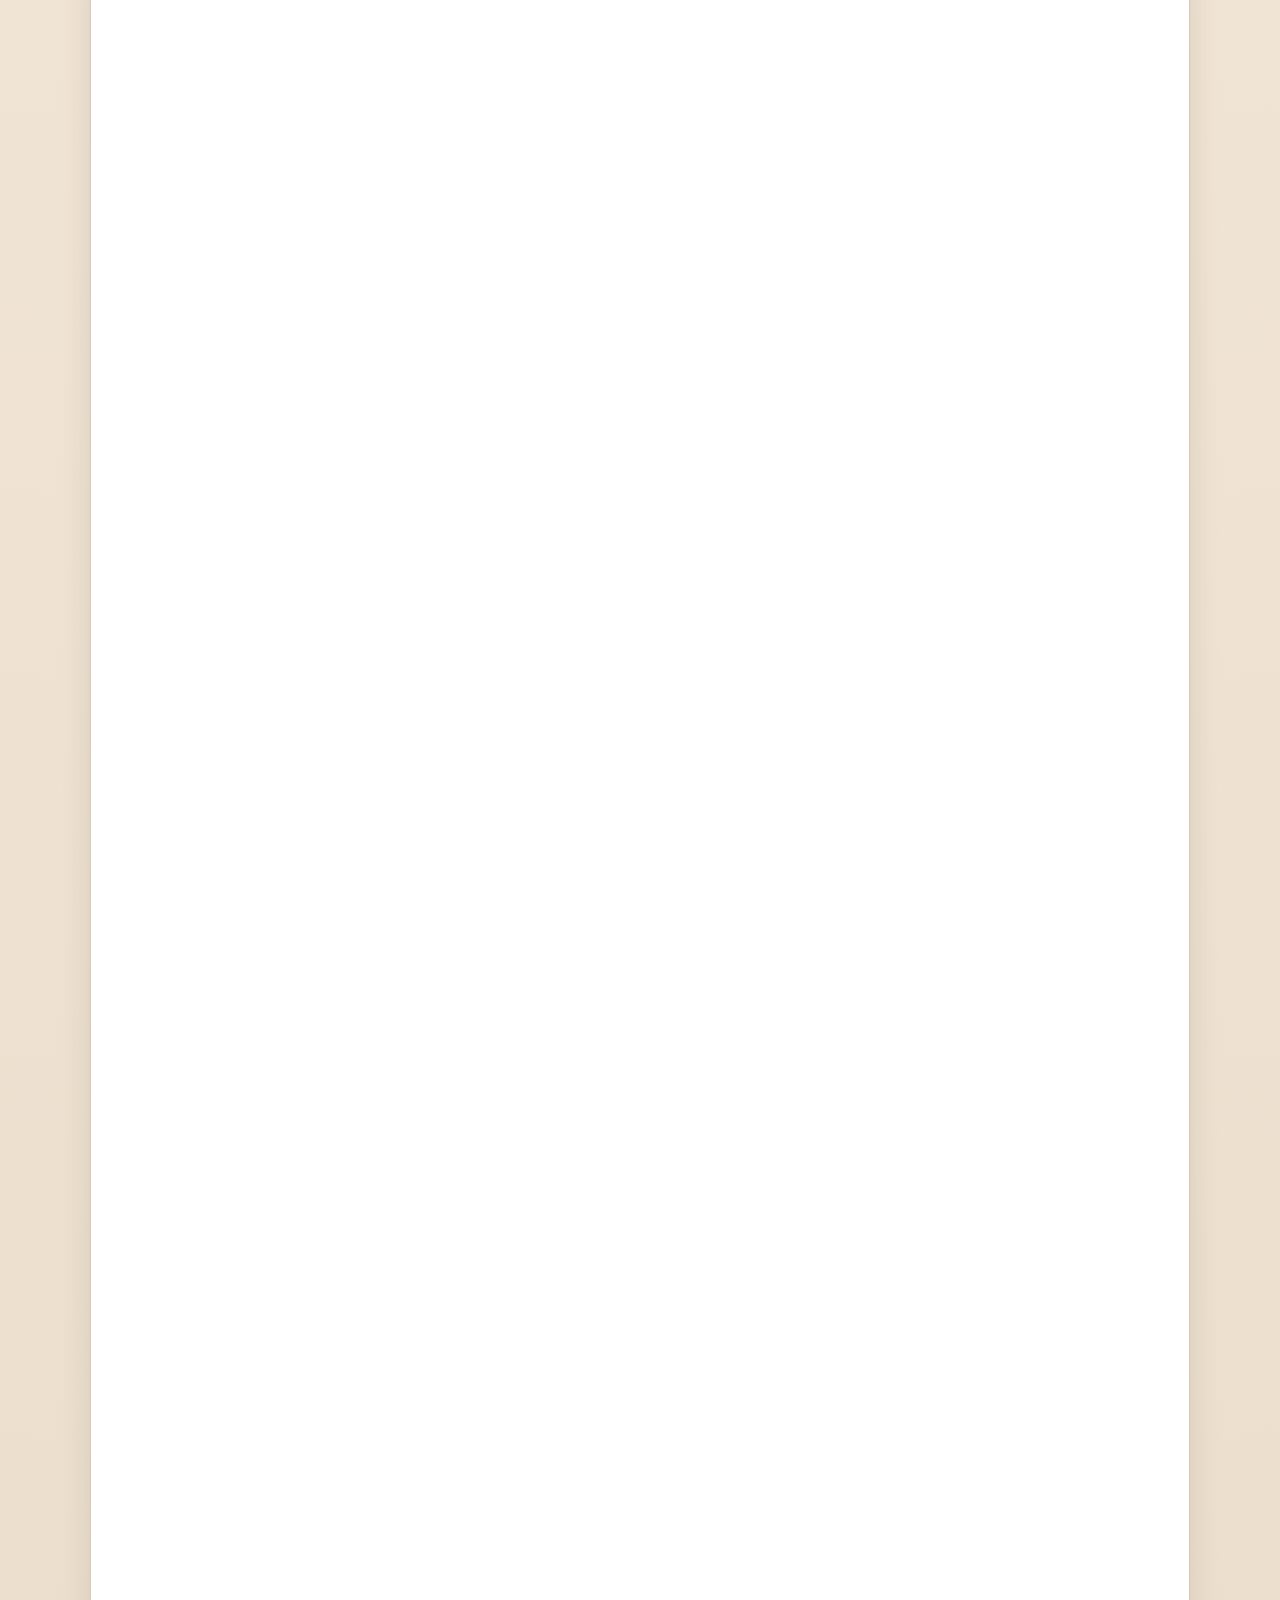
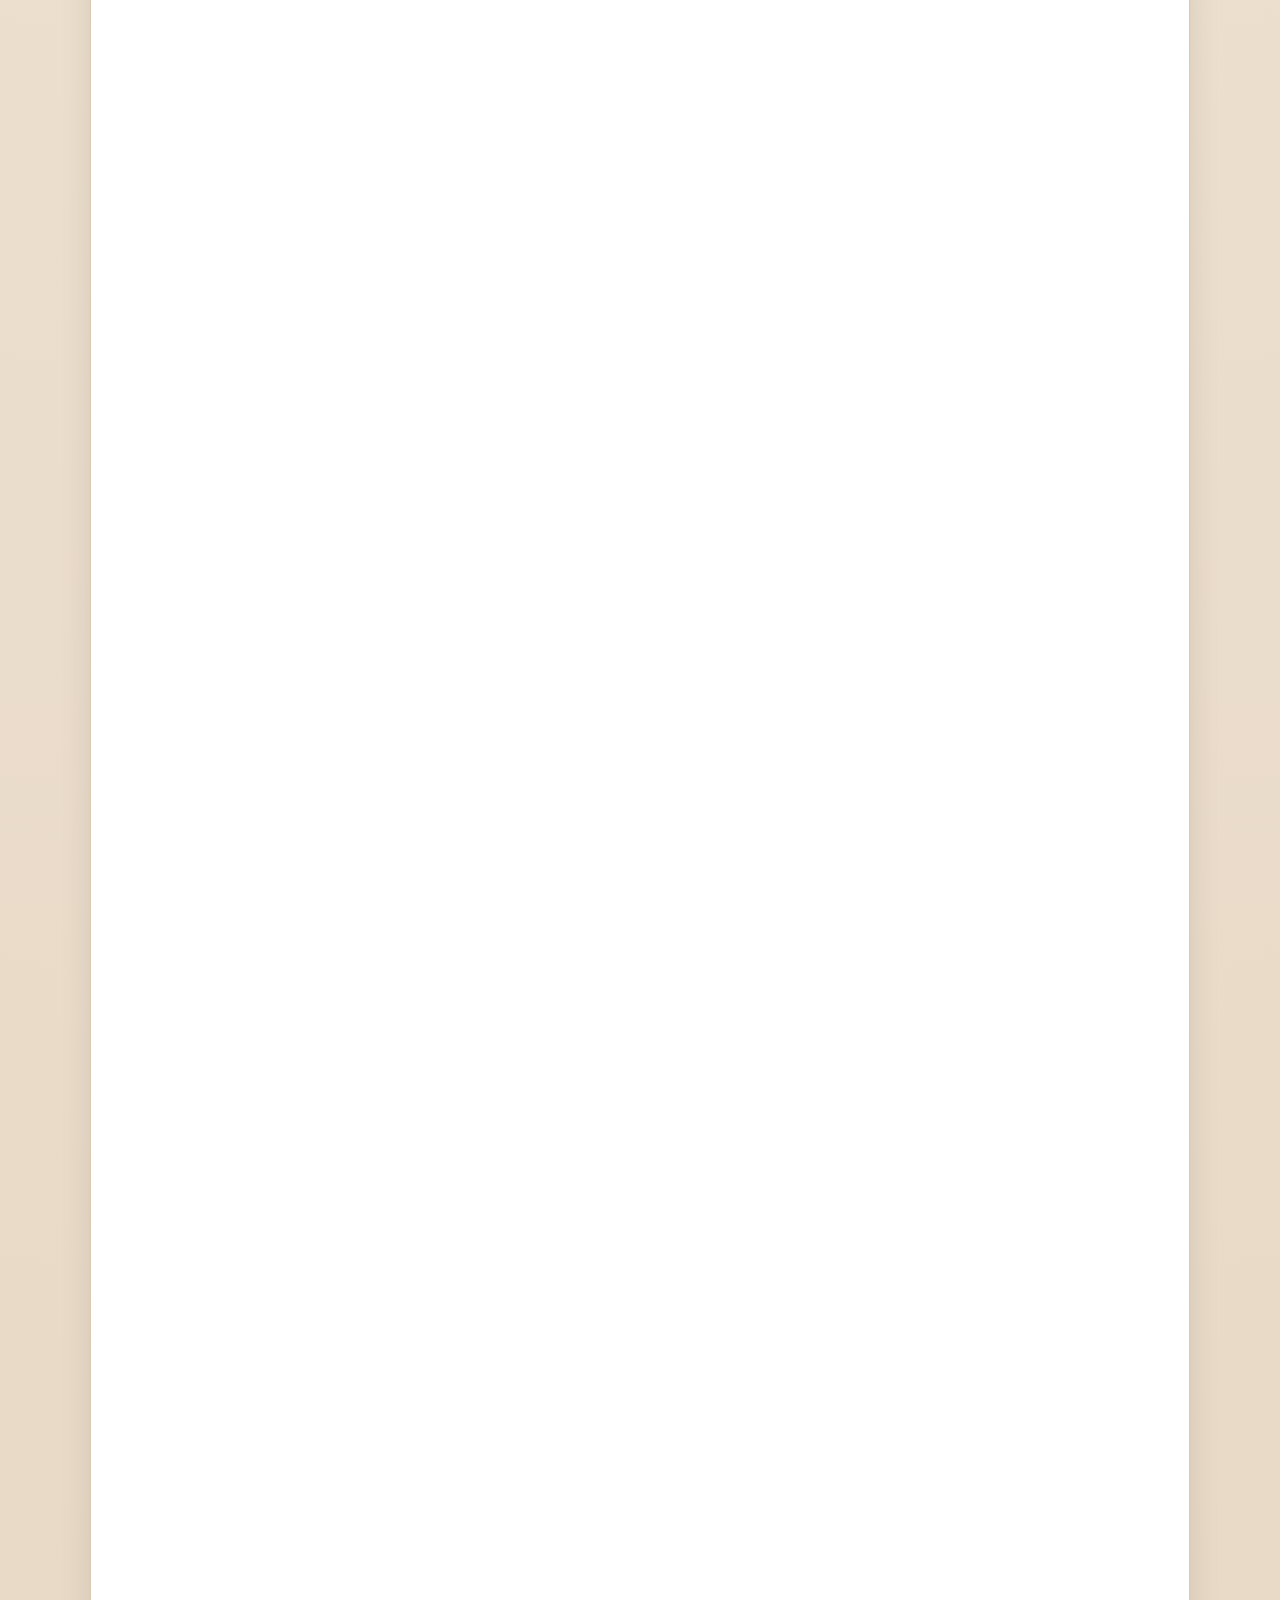
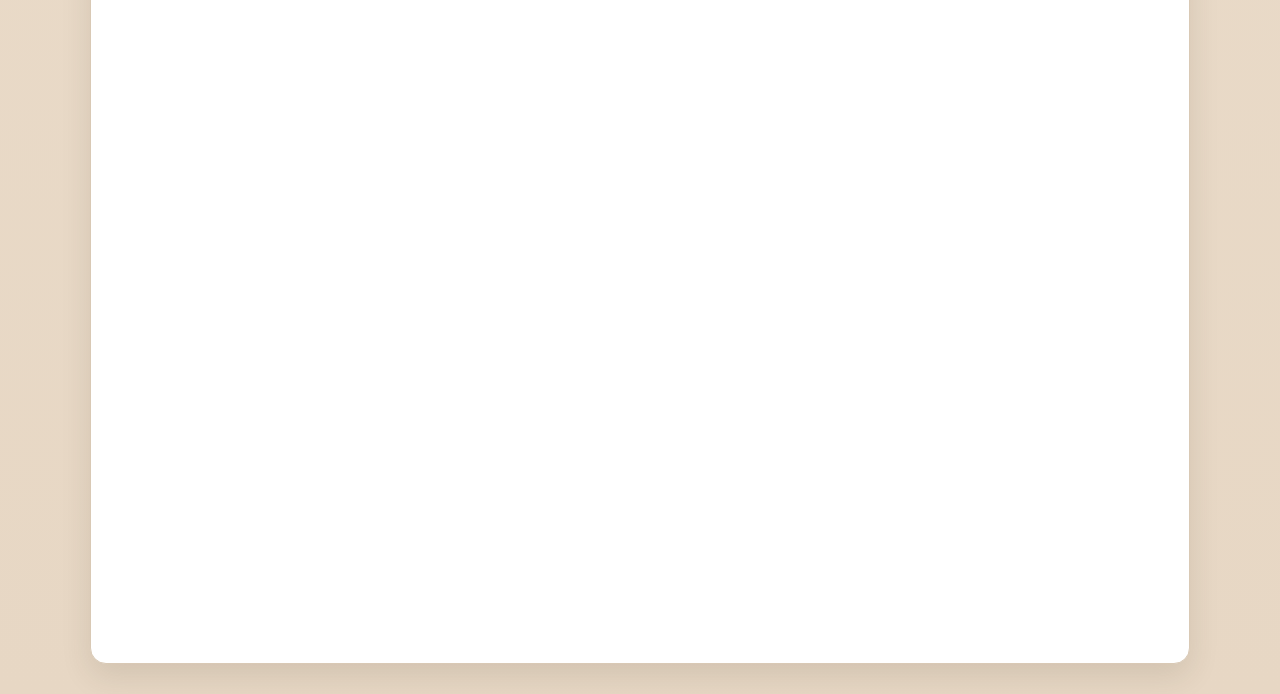
<file: projects/custom-sim-racing-pedals.html>
﻿<!doctype html>
<html lang="en">
  <head>
    <meta charset="utf-8" />
    <meta name="viewport" content="width=device-width, initial-scale=1" />
    <title>Custom Sim Racing Pedals - ME1</title>
    <link rel="stylesheet" href="../assets/css/variables.css" />
    <link rel="stylesheet" href="../assets/css/base.css" />
    <link rel="stylesheet" href="../assets/css/components.css" />
    <link rel="stylesheet" href="../assets/css/animations.css" />
  </head>
  <body>
    <button class="theme-toggle" type="button" aria-label="Switch to dark mode" aria-pressed="false">
      <svg class="theme-icon theme-icon--moon" aria-hidden="true" viewBox="0 0 24 24" fill="currentColor">
        <path d="M21.53 14.37a.75.75 0 0 0-.86-.3 7.5 7.5 0 0 1-9.79-9.8.75.75 0 0 0-1.16-.83 9.75 9.75 0 1 0 12.04 12.04.75.75 0 0 0-.23-1.11z"/>
      </svg>
      <svg class="theme-icon theme-icon--sun" aria-hidden="true" viewBox="0 0 24 24" fill="currentColor">
        <path d="M12 7a5 5 0 1 0 0 10 5 5 0 0 0 0-10zm0-5a1 1 0 0 1 1 1v2a1 1 0 1 1-2 0V3a1 1 0 0 1 1-1zm0 18a1 1 0 0 1 1 1v2a1 1 0 1 1-2 0v-2a1 1 0 0 1 1-1zm10-9a1 1 0 0 1-1 1h-2a1 1 0 1 1 0-2h2a1 1 0 0 1 1 1zM5 12a1 1 0 0 1-1 1H2a1 1 0 1 1 0-2h2a1 1 0 0 1 1 1zm14.95-6.95a1 1 0 0 1 0 1.41l-1.42 1.42a1 1 0 1 1-1.41-1.42l1.41-1.41a1 1 0 0 1 1.42 0zM6.88 17.12a1 1 0 0 1 0 1.41L5.46 19.95a1 1 0 1 1-1.41-1.41l1.42-1.42a1 1 0 0 1 1.41 0zm12.07 1.41a1 1 0 0 1-1.41 0l-1.42-1.42a1 1 0 0 1 1.42-1.41l1.41 1.41a1 1 0 0 1 0 1.42zM7.29 6.88a1 1 0 0 1-1.41 0L4.46 5.46a1 1 0 1 1 1.41-1.41l1.42 1.42a1 1 0 0 1 0 1.41z"/>
      </svg>
    </button>
    <main>
      <section class="section section--hero">
        <div class="container" style="margin-top: 30px; margin-bottom: 30px;">
          <div class="panel project-page">
          <div class="project-hero">
            <div class="reveal">
              <img class="project-hero-image" src="../assets/img/pedals.jpg" alt="Custom Sim Racing Pedals" />
            </div>
            <div class="project-hero-body reveal">
              <a class="button secondary" href="../index.html#projects" style="margin-top: 30px; margin-bottom: 30px;">Back to Projects</a>
              <h1>Custom Sim Racing Pedals - ME1</h1>
              <p class="section-lead">Mechatronics build</p>
              <p class="section-lead" style="max-width: 100%;">A CNC-machined pedal set, combining hardware, sensing, and embedded control for sim racing.</p>
            
            </div>
          </div>
          <div class="project-detail reveal">
            <h2>Overview</h2>
            <p class="section-lead" style="max-width: 80% !important">This project documents the mechanical design of a custom sim racing pedal set, from early concepts to the current build. The focus is on achieving a CNC-machined aesthetic while improving durability, serviceability, and sensor accuracy. Key iterations include pedal arm geometry, piston support, ball-joint mounting, and endstop and bearing layouts. The current assembly provides a robust platform ready for electronics integration.</p>
            <div class="project-rows">
              <div class="project-row">
                <h3>Problem</h3>
                <p>Sim racing hardware can be expensive, and load-cell-based pedal systems were far beyond my budget. To achieve the accuracy and realism I was looking for, I chose to design and build a custom set.</p>
              </div>
              <div class="project-row">
                <h3>Goal</h3>
                <p>Design and build a cost-effective, high-performance pedal set with realistic feedback, durability, and long-term serviceability.</p>
              </div>
              <div class="project-row">
                <h3>Approach</h3>
                <p>The work started with research and requirements definition. Most commercial pedals rely on folded sheet metal, but a CNC-machined design provides superior stiffness, precision, and a distinctive visual identity.</p>
                <p>Sensor selection guided the mechanical layout. The brake uses a load cell for force-based measurement, delivering a more realistic feel than potentiometer-based position sensing. The throttle and clutch use hall-effect sensors for contactless, high-precision position feedback.</p>
                <p>Early iterations explored a bold, recognizable silhouette and established the overall packaging.</p>
                <div style="width: 100%; text-align: center; display: flex; justify-content: center;">
                <img src="../assets/img/early.jpg" alt="Pedal Design" style="max-width: 70%; margin-top: 15px; margin-bottom: 15px;" />
                </div>
                <p>One early concept used a fork-style piston support. During pedal travel the piston axis changes, requiring rotation that the fixed fork could not accommodate. The resulting bending moment on the fork would also introduce long-term fatigue risk.</p>
                <div style="width: 100%; text-align: center; display: flex; justify-content: center;">
                  <img src="../assets/img/fork.jpg" alt="Fork redesigned" style="max-width: 70%; margin-top: 15px; margin-bottom: 15px;" />
                </div>
                <p>The ball-joint mounting in that layout also complicated machining. I replaced the dual-sided support with a single-sided, asymmetric arm and designed a custom clevis pin with an axial threaded blind hole. This allows the pin to clamp tightly, minimizing play and distributing load more evenly across the joint.</p>
                <div style="width: 100%; text-align: center; display: flex; justify-content: center;">
                  <img src="../assets/img/shaftaxis.jpg" alt="Fork redesigned" style="max-width: 70%; margin-top: 15px; margin-bottom: 15px;" />
                </div>
                <div style="width: 100%; text-align: center; display: flex; justify-content: center;">
                  <img src="../assets/img/shaftaxiscs.jpg" alt="Fork redesigned" style="max-width: 70%; margin-top: 15px; margin-bottom: 15px;" />
                </div>
                <p>The rotational axis of the pedal arms was also revised. Instead of pressing bearings into the arms, the bearings are now located in the side plates. A rigid shaft is fixed to the arm, and a set screw secures it with tight tolerances. Axial retention is provided by the clevis pin head on one side and a Seeger ring on the other.</p>
                <p>Throttle and clutch rotation is measured with hall-effect sensors. A diagonally magnetized neodymium magnet is seated in a pocket machined into the shaft head. The AS5600 sensor is mounted in a small 3D-printed housing, positioned roughly 1 mm from the magnet to maintain a precise air gap.</p>

                <div style="width: 100%; text-align: center; display: flex; justify-content: center;">
                  <img src="../assets/img/armshaft.jpg" alt="New shaft design" style="width: 70%; margin-top: 15px; margin-bottom: 15px;" />
                  </div>
                  <div style="width: 100%; text-align: center; display: flex; justify-content: center;">
                  <img src="../assets/img/seeger.png" alt="New shaft design" style="width: 70%; margin-top: 15px; margin-bottom: 15px;" />
                  </div>
                  <p>Endstop design was another focus area. The pedal arm was updated to include defined start and end surfaces, and the side plates provide multiple mounting positions for simple adjustability.</p>
              
                  <div style="width: 100%; text-align: center; display: flex; justify-content: center;">
                  <img src="../assets/img/endstops.jpg" alt="New shaft design" style="width: 30%; margin-top: 15px; margin-bottom: 15px;" />
                  </div>
                  <p>Starting position:</p>
                  <div style="width: 100%; text-align: center; display: flex; justify-content: center;">
                  <img src="../assets/img/startendstop.png" alt="New shaft design" style="width: 60%; margin-top: 15px; margin-bottom: 15px;" />
                  </div>
                  <p>Final position:</p>
                  <div style="width: 100%; text-align: center; display: flex; justify-content: center;">
                  <img src="../assets/img/endendstop.jpg" alt="New shaft design" style="width: 60%; margin-top: 15px; margin-bottom: 15px;" />
                  </div>
                  <p>The starting endstop can be set between two positions, while the final endstop has five adjustment points.</p>
                <p>Brake side plates are designed differently because they do not require the upper through-holes. The piston support is mounted directly to the load cell, which must be loaded in compression to measure force accurately.</p>
              <div style="width: 100%; text-align: center; display: flex; justify-content: center;">
                  <img src="../assets/img/sideplates.png" alt="New shaft design" style="width: 60%; margin-top: 15px; margin-bottom: 15px;" />
                  </div>
                  <p>These iterations resulted in a robust, adjustable mechanical platform, shown below.</p>
                  <div style="width: 100%; text-align: center; display: flex; justify-content: center;">
                  <img src="../assets/img/assy.png" alt="New shaft design" style="width: 60%; margin-top: 15px; margin-bottom: 15px;" />
                  </div>
                </div>
             <div class="project-row">
                <h3>Current state</h3>
                <p>The mechanical parts are nearly complete, with a few minor turned components still pending. Electronics development, primarily the PCB, will begin after final mechanical assembly. Firmware and software development will follow the electronics phase.</p>
              </div>
            </div>
            </div>
          </div>
        </div>
        </div>
      </section>
    </main>

    <script src="../assets/js/reveal.js" defer></script>
    <script src="../assets/js/main.js" defer></script>
  </body>
</html>
</file>
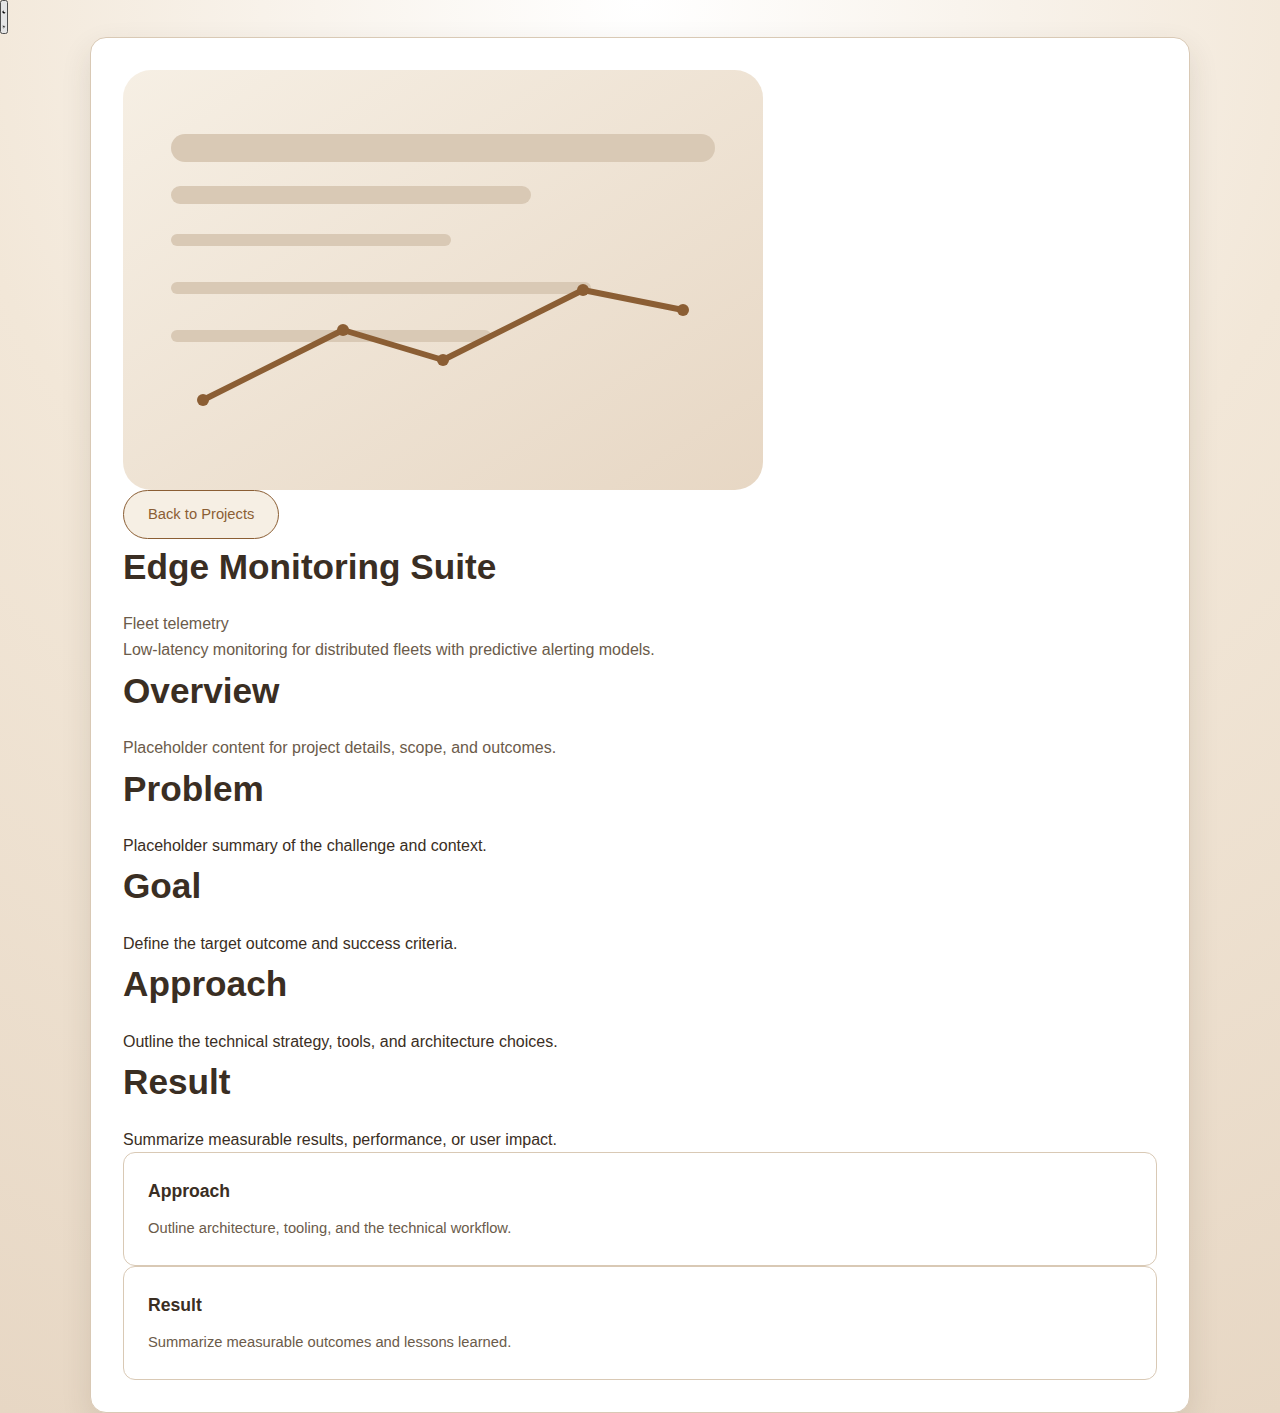
<file: projects/edge-monitoring-suite.html>
﻿<!doctype html>
<html lang="en">
  <head>
    <meta charset="utf-8" />
    <meta name="viewport" content="width=device-width, initial-scale=1" />
    <title>Edge Monitoring Suite</title>
    <link rel="stylesheet" href="../assets/css/variables.css" />
    <link rel="stylesheet" href="../assets/css/base.css" />
    <link rel="stylesheet" href="../assets/css/components.css" />
    <link rel="stylesheet" href="../assets/css/animations.css" />
  </head>
  <body>
    <button class="theme-toggle" type="button" aria-label="Switch to dark mode" aria-pressed="false">
      <svg class="theme-icon theme-icon--moon" aria-hidden="true" viewBox="0 0 24 24" fill="currentColor">
        <path d="M21.53 14.37a.75.75 0 0 0-.86-.3 7.5 7.5 0 0 1-9.79-9.8.75.75 0 0 0-1.16-.83 9.75 9.75 0 1 0 12.04 12.04.75.75 0 0 0-.23-1.11z"/>
      </svg>
      <svg class="theme-icon theme-icon--sun" aria-hidden="true" viewBox="0 0 24 24" fill="currentColor">
        <path d="M12 7a5 5 0 1 0 0 10 5 5 0 0 0 0-10zm0-5a1 1 0 0 1 1 1v2a1 1 0 1 1-2 0V3a1 1 0 0 1 1-1zm0 18a1 1 0 0 1 1 1v2a1 1 0 1 1-2 0v-2a1 1 0 0 1 1-1zm10-9a1 1 0 0 1-1 1h-2a1 1 0 1 1 0-2h2a1 1 0 0 1 1 1zM5 12a1 1 0 0 1-1 1H2a1 1 0 1 1 0-2h2a1 1 0 0 1 1 1zm14.95-6.95a1 1 0 0 1 0 1.41l-1.42 1.42a1 1 0 1 1-1.41-1.42l1.41-1.41a1 1 0 0 1 1.42 0zM6.88 17.12a1 1 0 0 1 0 1.41L5.46 19.95a1 1 0 1 1-1.41-1.41l1.42-1.42a1 1 0 0 1 1.41 0zm12.07 1.41a1 1 0 0 1-1.41 0l-1.42-1.42a1 1 0 0 1 1.42-1.41l1.41 1.41a1 1 0 0 1 0 1.42zM7.29 6.88a1 1 0 0 1-1.41 0L4.46 5.46a1 1 0 1 1 1.41-1.41l1.42 1.42a1 1 0 0 1 0 1.41z"/>
      </svg>
    </button>
    <main>
      <section class="section section--hero">
        <div class="container">
          <div class="panel project-page">
          <div class="project-hero">
            <div class="reveal">
              <img class="project-hero-image" src="../assets/img/project-placeholder.svg" alt="Edge Monitoring Suite" />
            </div>
            <div class="project-hero-body reveal">
              
              <a class="button secondary" href="../index.html#projects">Back to Projects</a>
              <h1 class="section-title">Edge Monitoring Suite</h1>
              <p class="section-lead">Fleet telemetry</p>
              <p class="section-lead">Low-latency monitoring for distributed fleets with predictive alerting models.</p>
            
            </div>
          </div>
          <div class="project-detail reveal">
            <h2 class="section-title">Overview</h2>
            <p class="section-lead">Placeholder content for project details, scope, and outcomes.</p>
            <div class="project-rows">
              <div class="project-row">
                <h3 class="section-title">Problem</h3>
                <p>Placeholder summary of the challenge and context.</p>
              </div>
              <div class="project-row">
                <h3 class="section-title">Goal</h3>
                <p>Define the target outcome and success criteria.</p>
              </div>
              <div class="project-row">
                <h3 class="section-title">Approach</h3>
                <p>Outline the technical strategy, tools, and architecture choices.</p>
              </div>
              <div class="project-row">
                <h3 class="section-title">Result</h3>
                <p>Summarize measurable results, performance, or user impact.</p>
              </div>
            </div>
              <div class="card">
                <h3 class="section-title">Approach</h3>
                <p>Outline architecture, tooling, and the technical workflow.</p>
              </div>
              <div class="card">
                <h3 class="section-title">Result</h3>
                <p>Summarize measurable outcomes and lessons learned.</p>
              </div>
            </div>
          </div>
        </div>
        </div>
      </section>
    </main>

    <script src="../assets/js/reveal.js" defer></script>
    <script src="../assets/js/main.js" defer></script>
  </body>
</html>
</file>
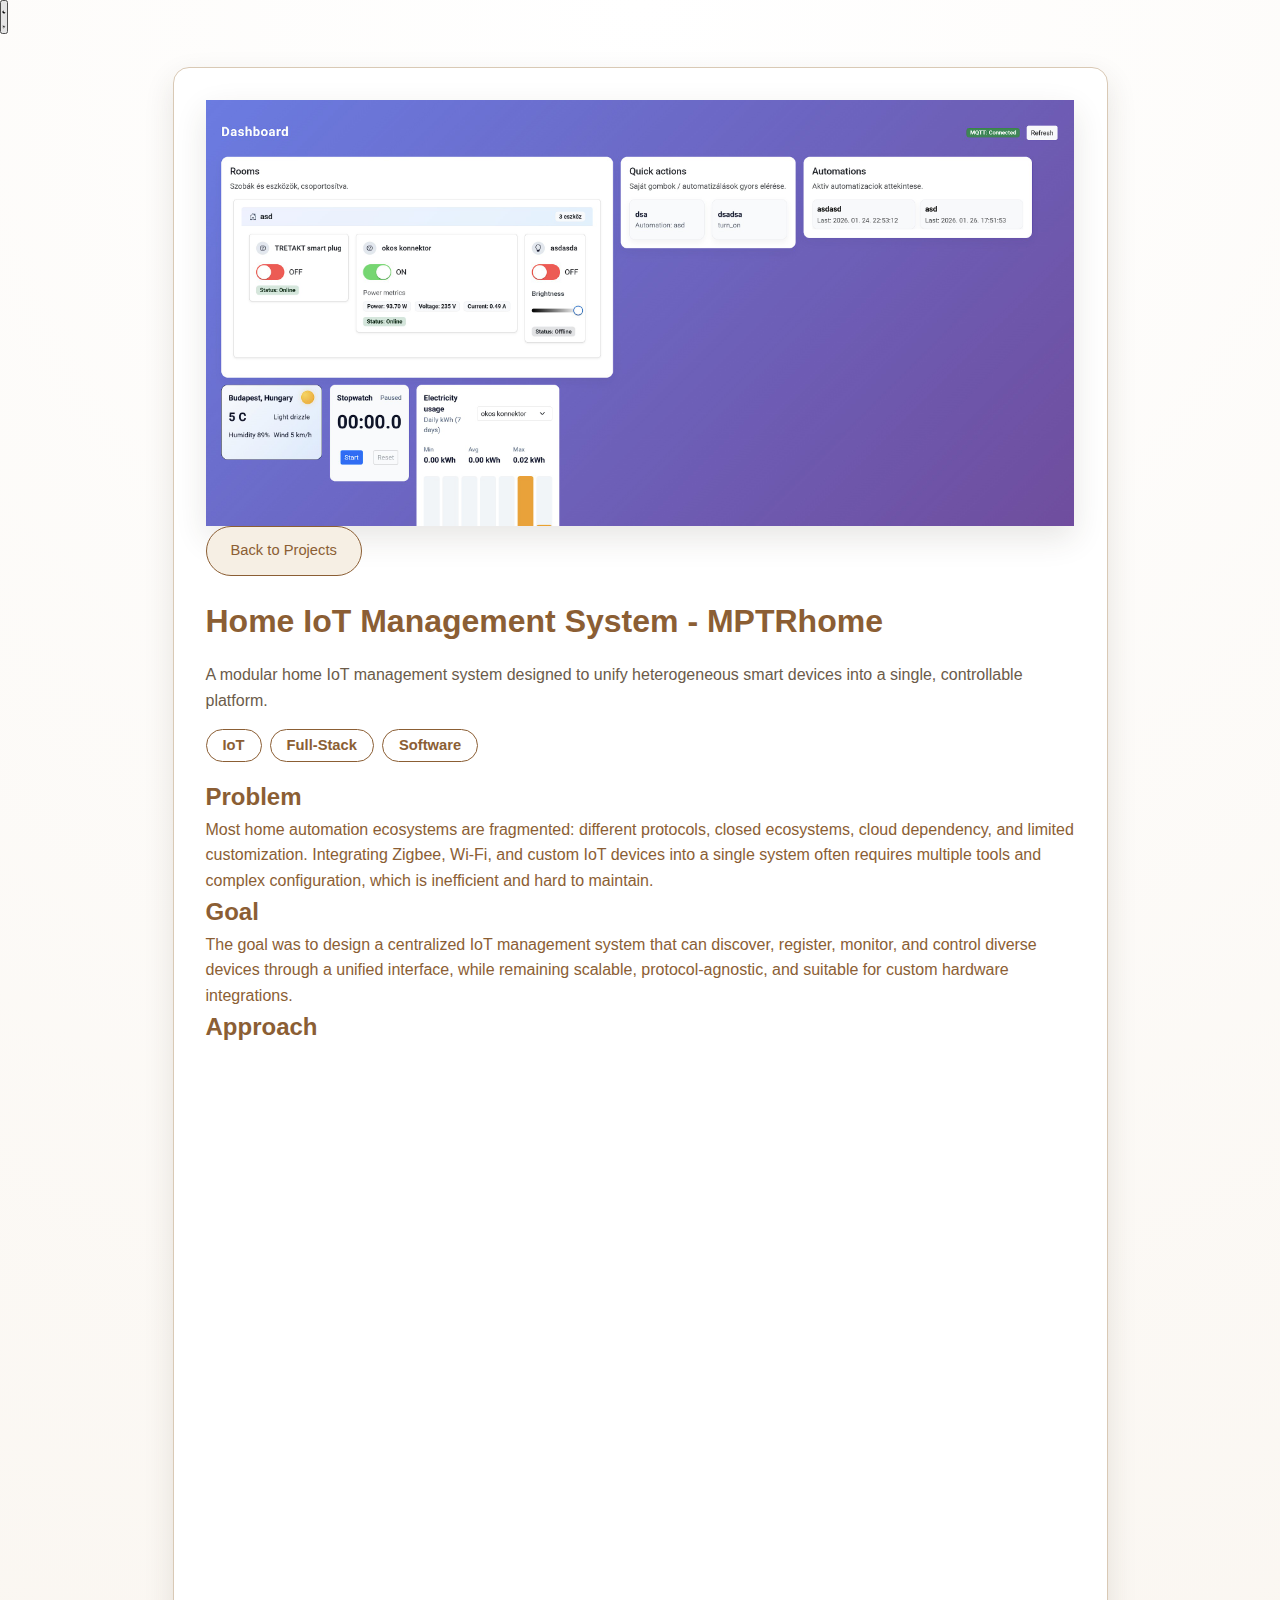
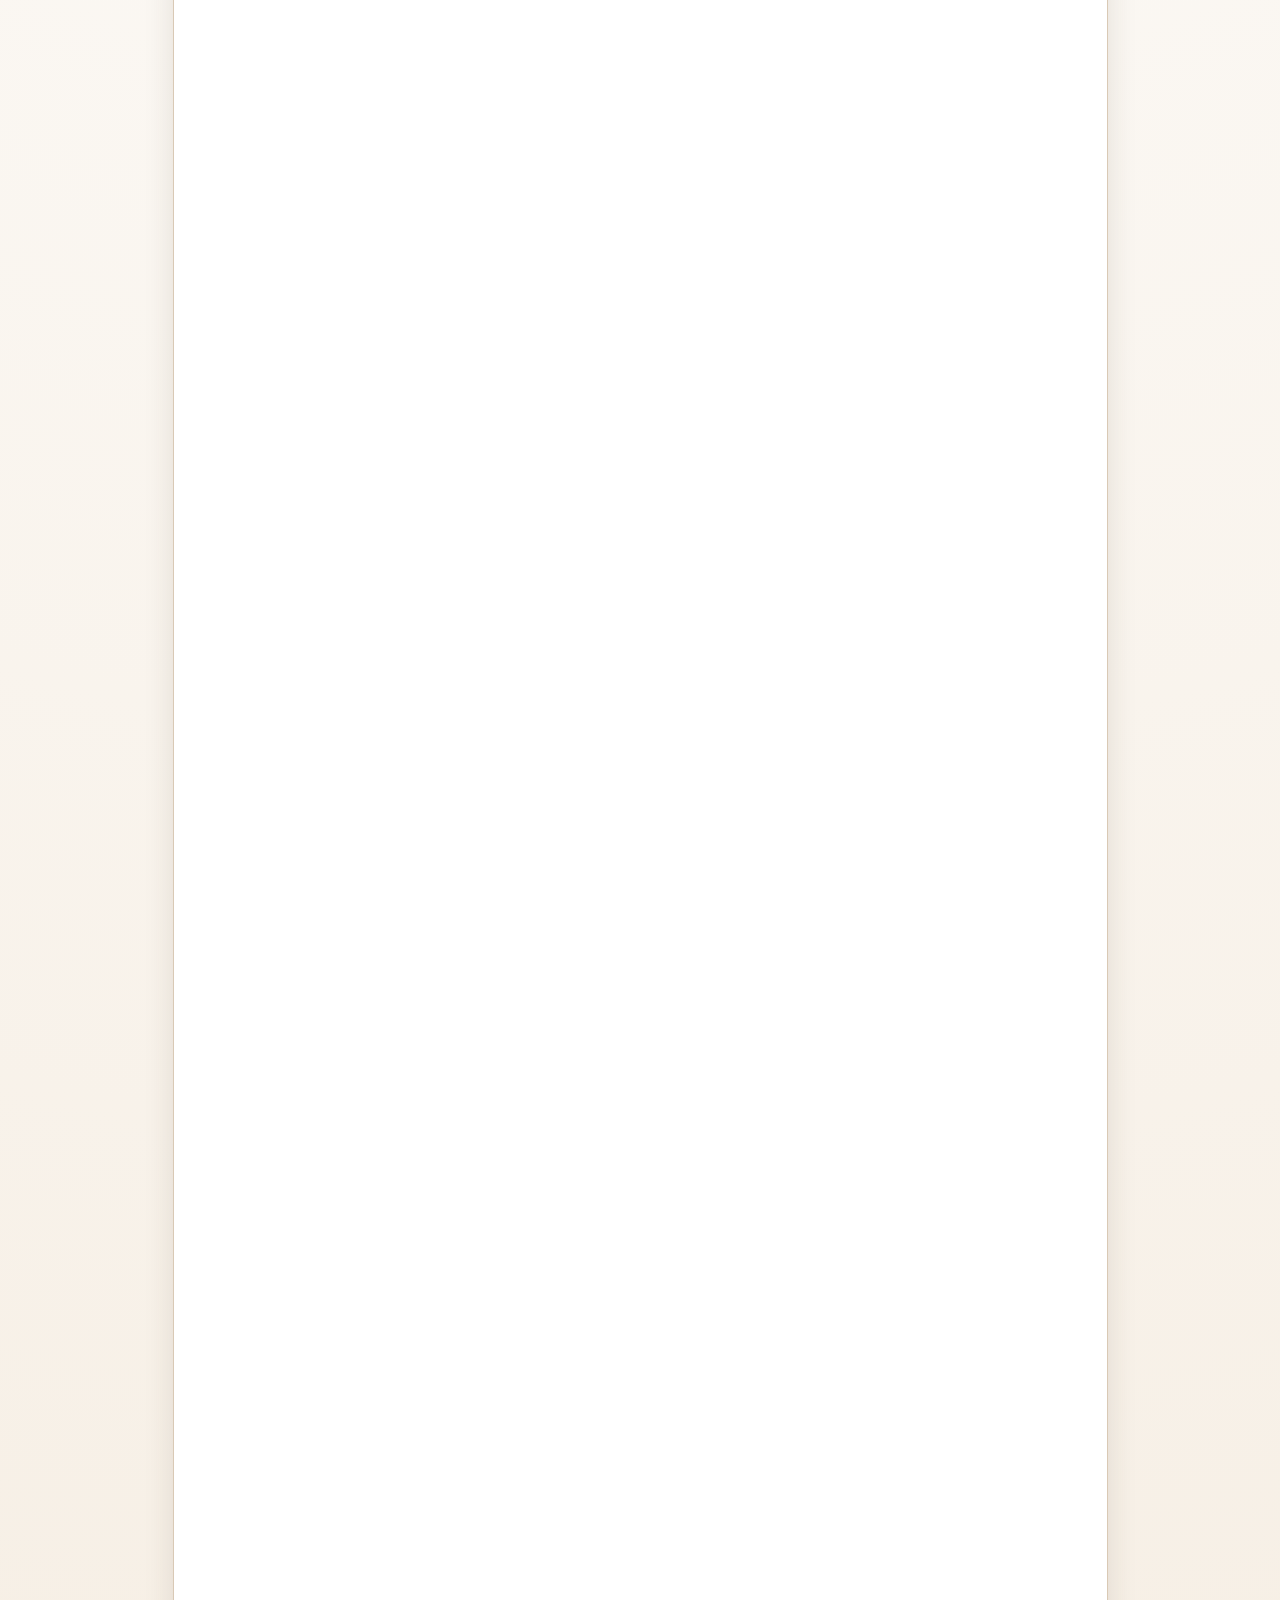
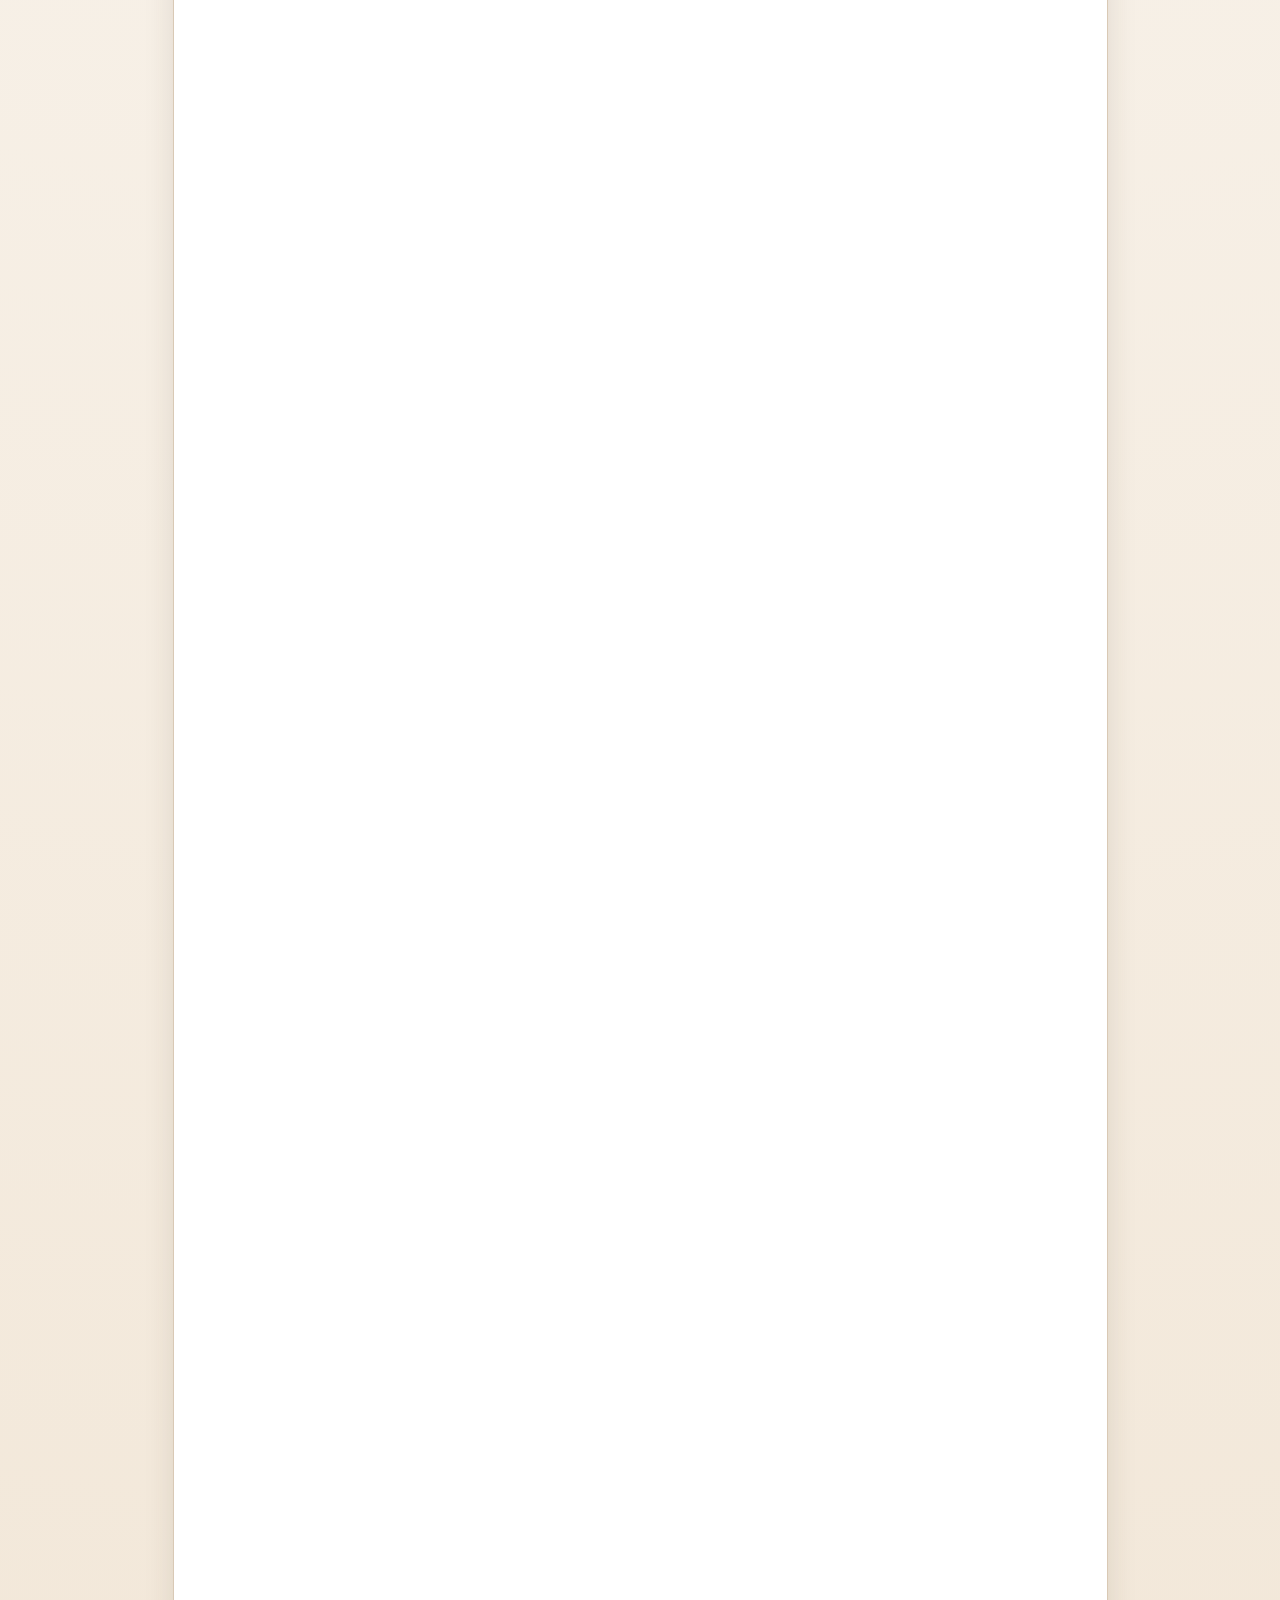
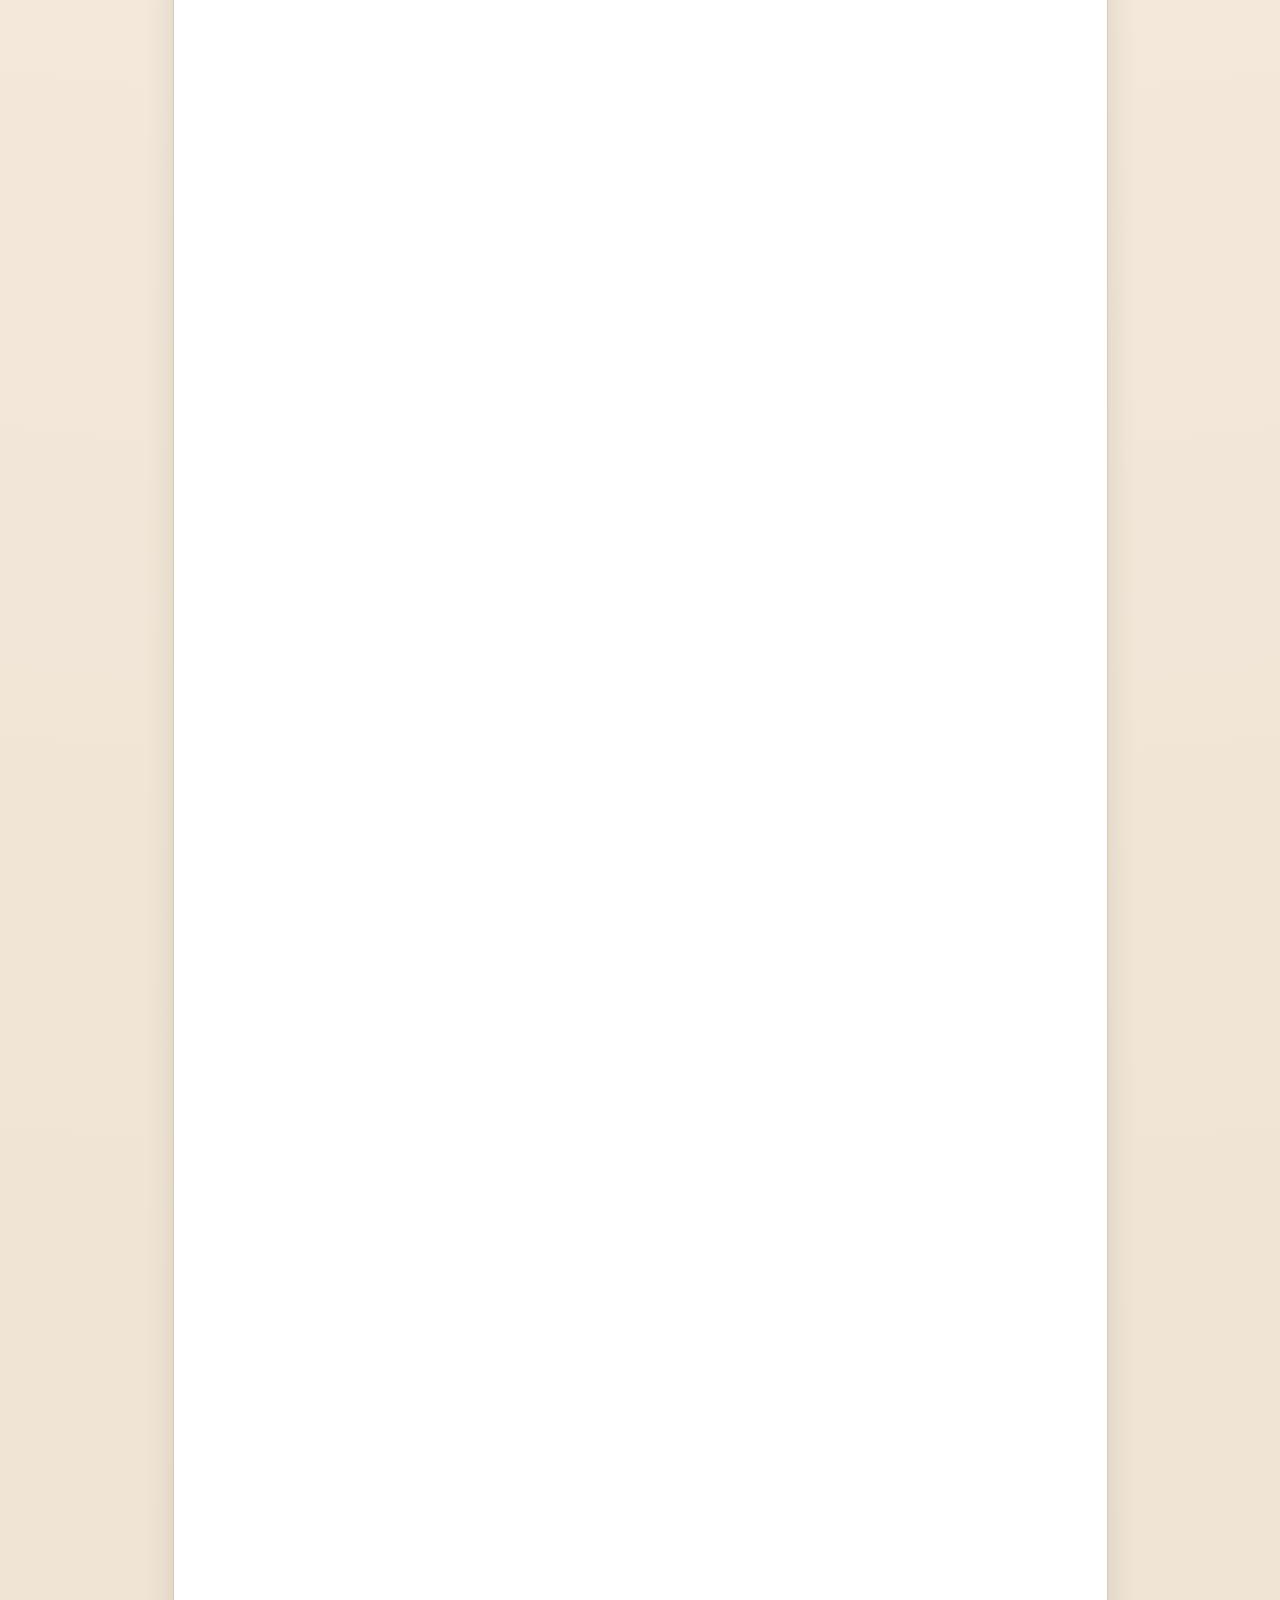
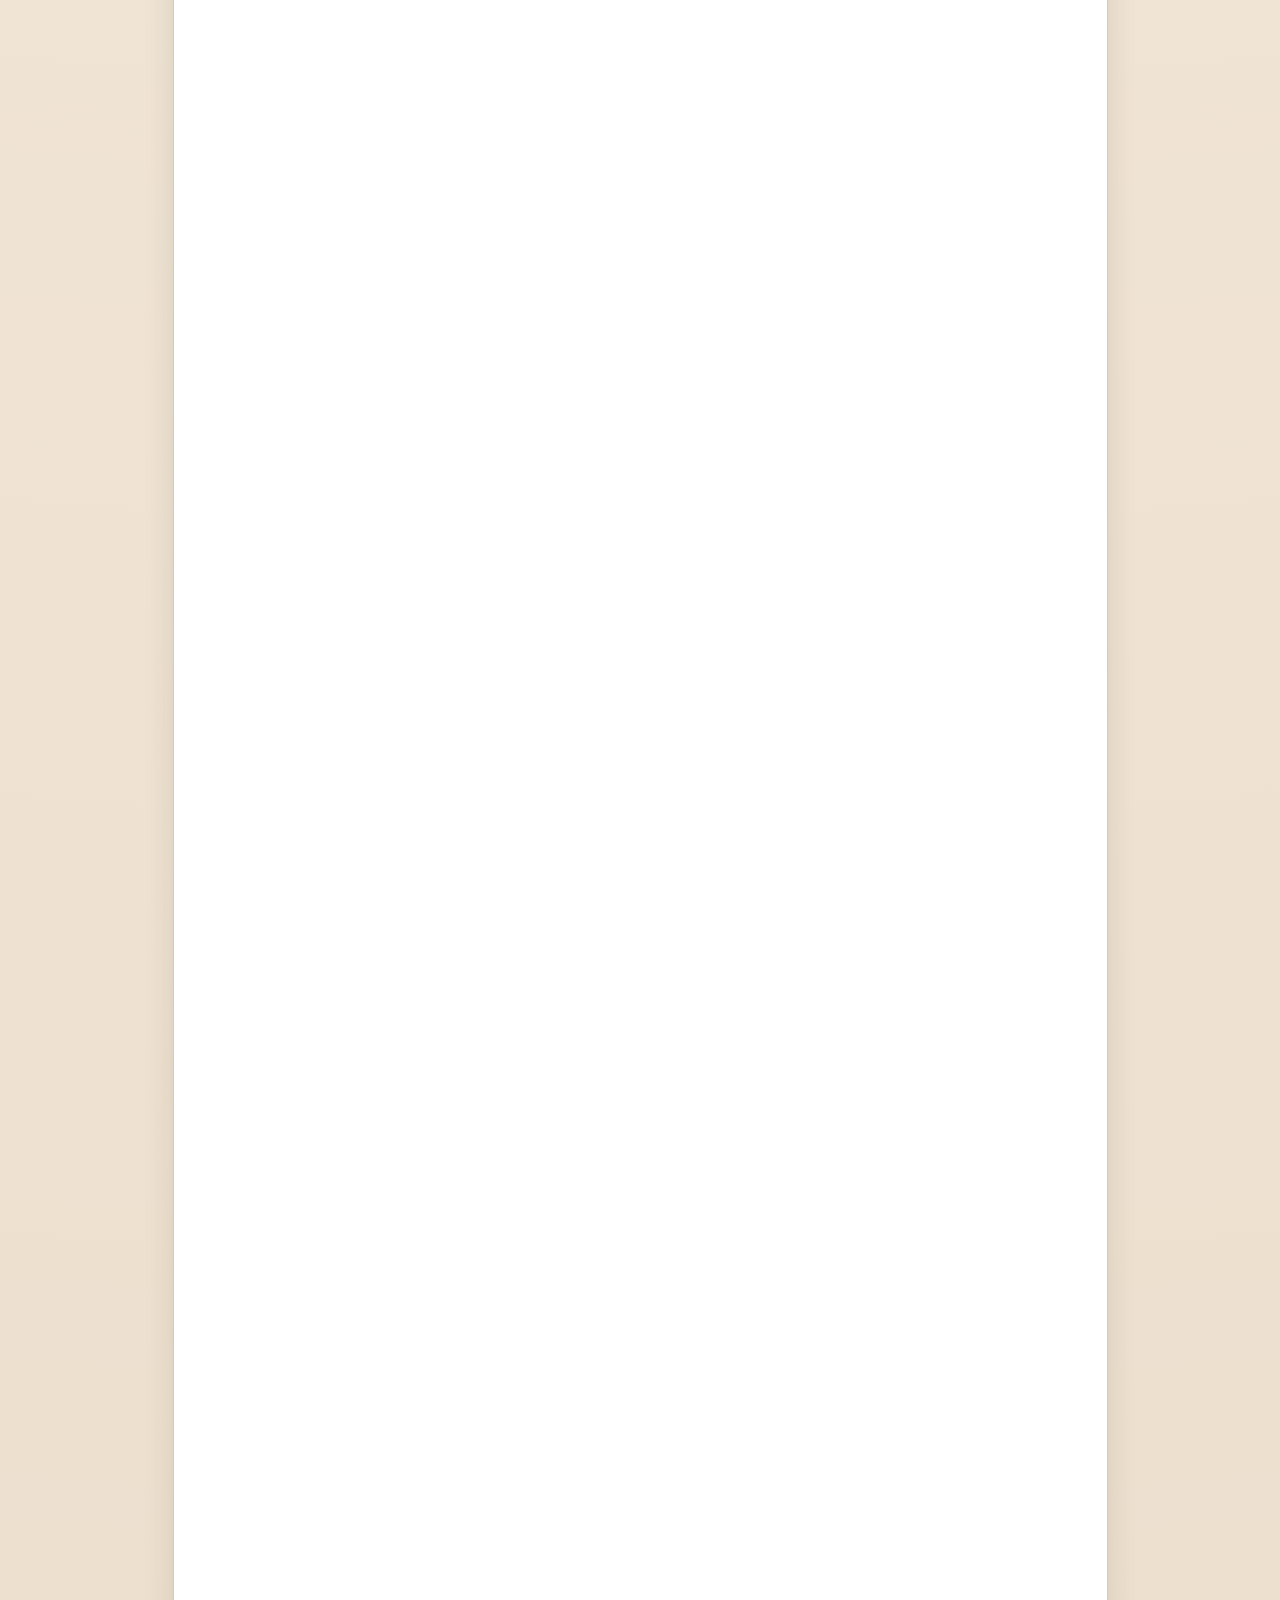
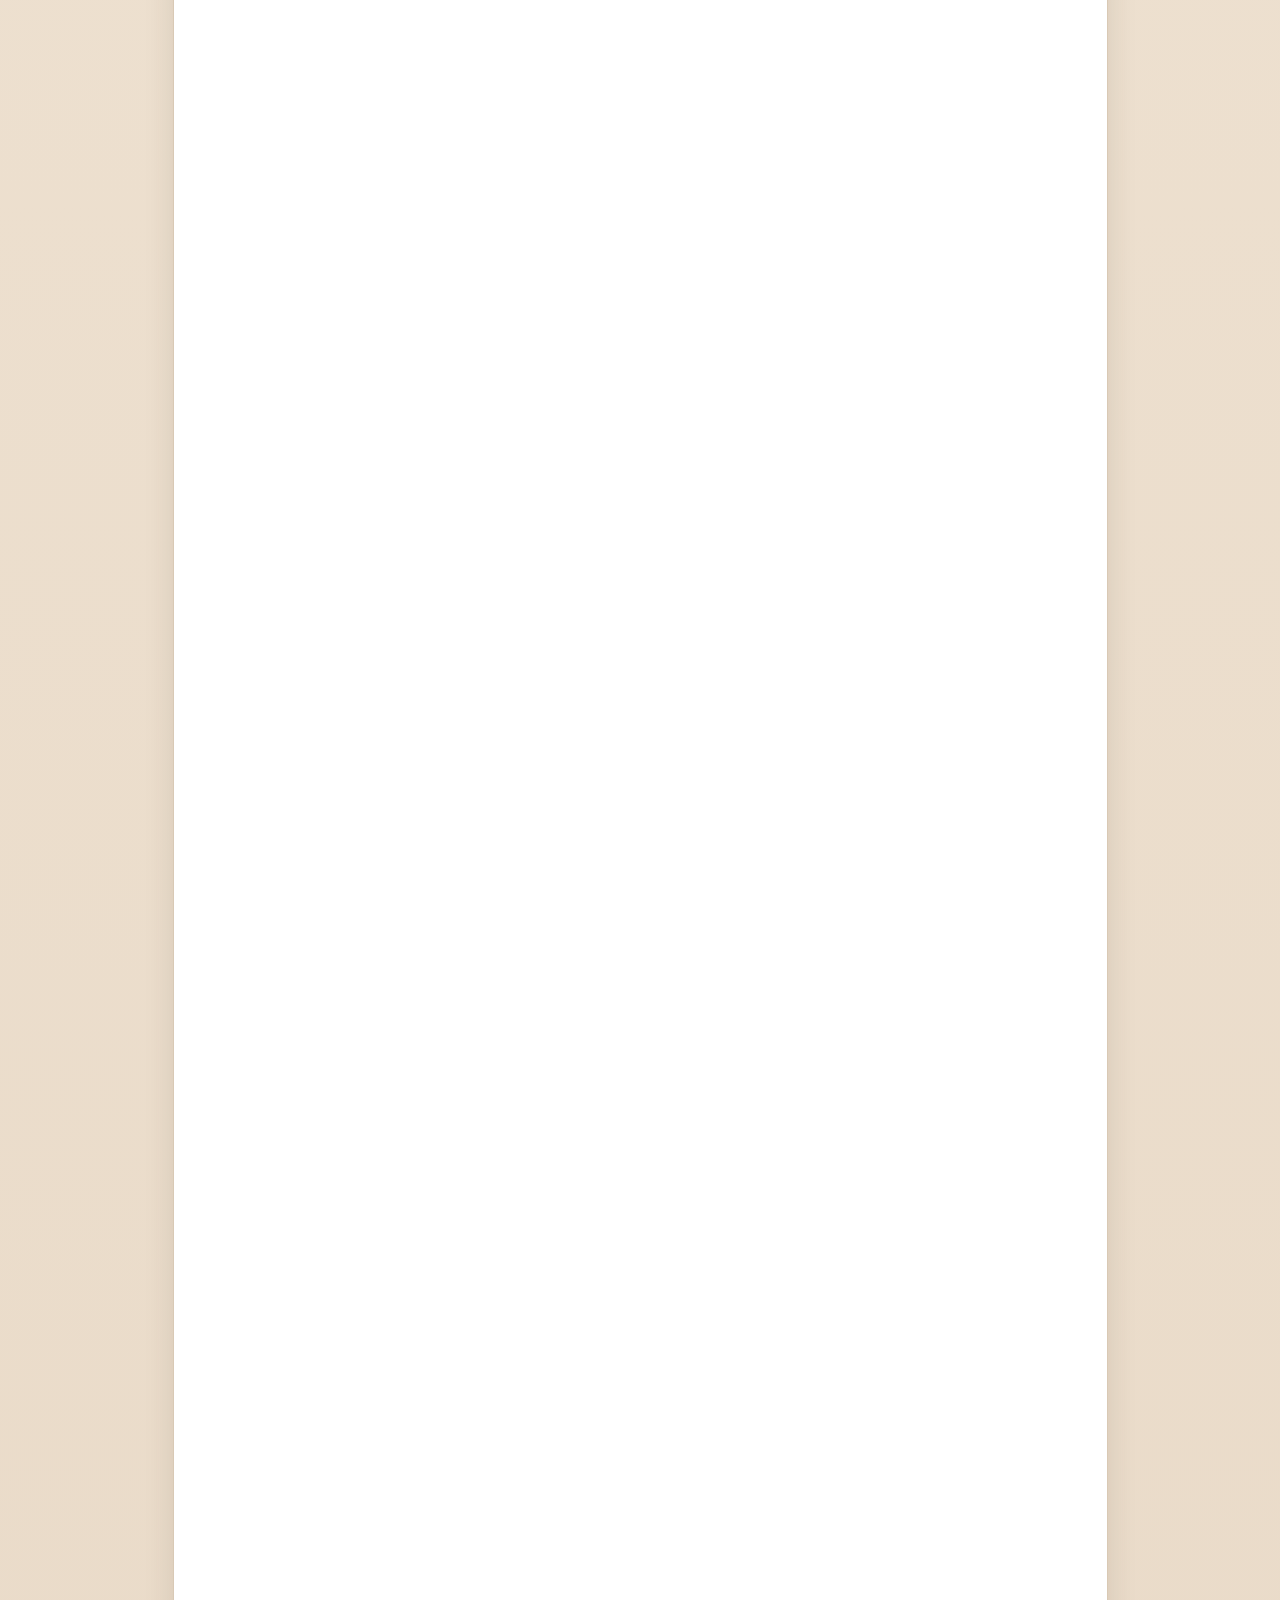
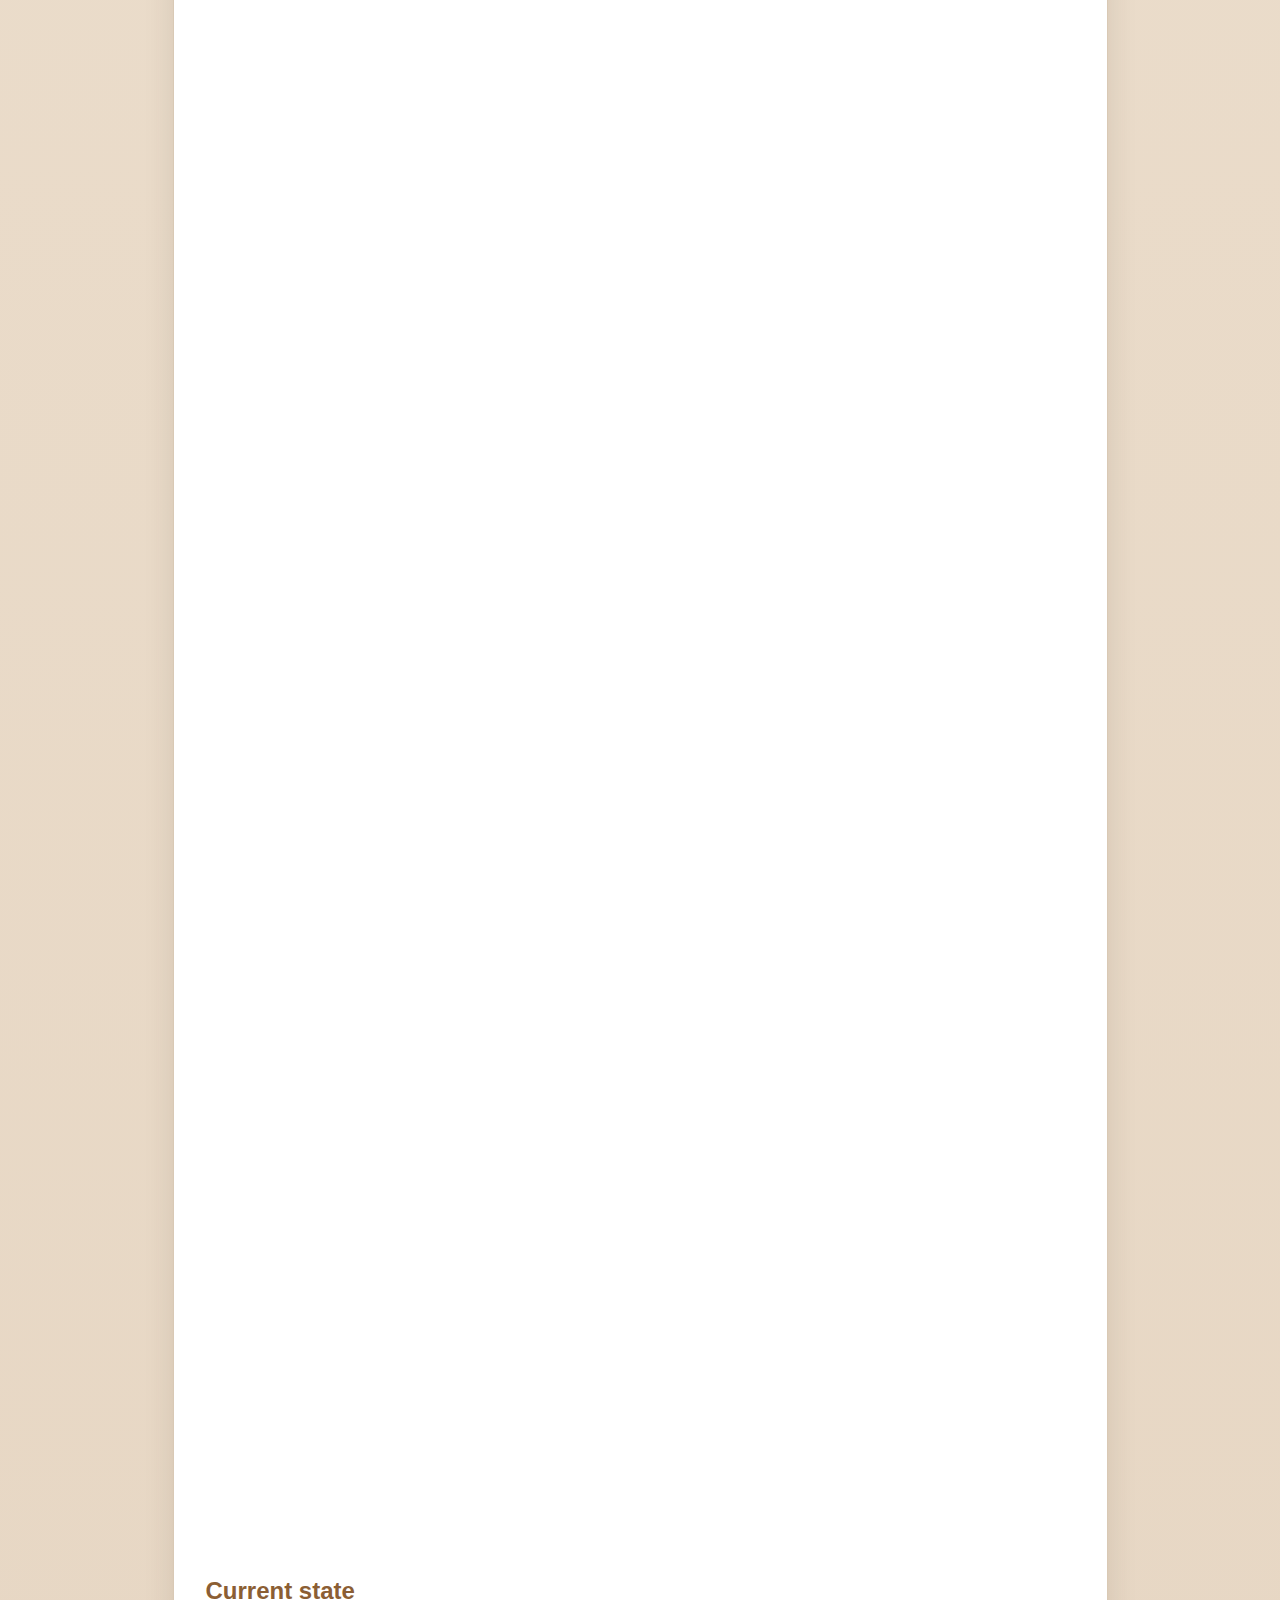
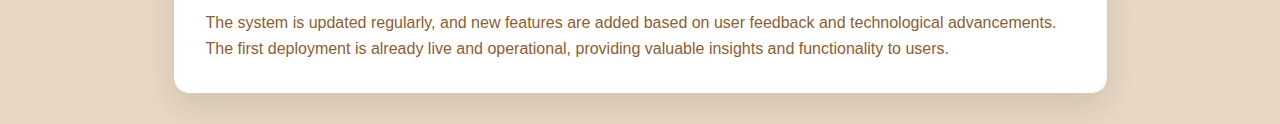
<file: projects/iot-device-hub.html>
﻿<!doctype html>
<html lang="en">
  <head>
    <meta charset="utf-8" />
    <meta name="viewport" content="width=device-width, initial-scale=1" />
    <title>Home IoT Management System - MPTRhome</title>
    <link rel="stylesheet" href="../assets/css/variables.css" />
    <link rel="stylesheet" href="../assets/css/base.css" />
    <link rel="stylesheet" href="../assets/css/components.css" />
    <link rel="stylesheet" href="../assets/css/project.css" />
    <link rel="stylesheet" href="../assets/css/animations.css" />
    <link rel="stylesheet" href="../assets/css/lightbox.css" />
    
  </head>
  <body>
    <button class="theme-toggle" type="button" aria-label="Switch to dark mode" aria-pressed="false">
      <svg class="theme-icon theme-icon--moon" aria-hidden="true" viewBox="0 0 24 24" fill="currentColor">
        <path d="M21.53 14.37a.75.75 0 0 0-.86-.3 7.5 7.5 0 0 1-9.79-9.8.75.75 0 0 0-1.16-.83 9.75 9.75 0 1 0 12.04 12.04.75.75 0 0 0-.23-1.11z"/>
      </svg>
      <svg class="theme-icon theme-icon--sun" aria-hidden="true" viewBox="0 0 24 24" fill="currentColor">
        <path d="M12 7a5 5 0 1 0 0 10 5 5 0 0 0 0-10zm0-5a1 1 0 0 1 1 1v2a1 1 0 1 1-2 0V3a1 1 0 0 1 1-1zm0 18a1 1 0 0 1 1 1v2a1 1 0 1 1-2 0v-2a1 1 0 0 1 1-1zm10-9a1 1 0 0 1-1 1h-2a1 1 0 1 1 0-2h2a1 1 0 0 1 1 1zM5 12a1 1 0 0 1-1 1H2a1 1 0 1 1 0-2h2a1 1 0 0 1 1 1zm14.95-6.95a1 1 0 0 1 0 1.41l-1.42 1.42a1 1 0 1 1-1.41-1.42l1.41-1.41a1 1 0 0 1 1.42 0zM6.88 17.12a1 1 0 0 1 0 1.41L5.46 19.95a1 1 0 1 1-1.41-1.41l1.42-1.42a1 1 0 0 1 1.41 0zm12.07 1.41a1 1 0 0 1-1.41 0l-1.42-1.42a1 1 0 0 1 1.42-1.41l1.41 1.41a1 1 0 0 1 0 1.42zM7.29 6.88a1 1 0 0 1-1.41 0L4.46 5.46a1 1 0 1 1 1.41-1.41l1.42 1.42a1 1 0 0 1 0 1.41z"/>
      </svg>
    </button>
    <main class="width">
      <section class="section section--hero project-section" style="display: flex; justify-content: center; align-items: center;">
        <div class="container" style="margin-top: 30px; margin-bottom: 30px; display: flex; justify-content: center; align-items: center;">
          <div class="panel project-page" style="width: 85%;">
            <div class="project-hero">
              <div class="reveal">
                <img class="project-hero-image" src="../assets/img/mptrhome/dashboard.jpg" alt="MPTRhome Dashboard" />
              </div>
              <div class="project-hero-body reveal">
                <a class="button secondary" href="../index.html#projects">Back to Projects</a>
                <h1 style="margin-top: 20px;">Home IoT Management System - MPTRhome</h1>
                <p class="section-lead" style="max-width: 100%; margin-top: 15px;">A modular home IoT management system designed to unify heterogeneous smart devices into a single, controllable platform.</p>
                <div class="pill-container">
                  <span class="pill">IoT</span>
                  <span class="pill">Full-Stack</span>
                  <span class="pill">Software</span>
                </div>
              </div>
            </div>
            <div class="project-detail reveal">
              <div class="project-rows" style="margin-top: 0px;">
                <div class="project-row">
                  <h2>Problem</h2>
                  <p>Most home automation ecosystems are fragmented: different protocols, closed ecosystems, cloud dependency, and limited customization. Integrating Zigbee, Wi-Fi, and custom IoT devices into a single system often requires multiple tools and complex configuration, which is inefficient and hard to maintain.</p>
                </div>
                <div class="project-row">
                    <h2>Goal</h2>
                    <p>The goal was to design a centralized IoT management system that can discover, register, monitor, and control diverse devices through a unified interface, while remaining scalable, protocol-agnostic, and suitable for custom hardware integrations.</p>
                </div>
                <div class="project-row">
                  <h2 style="margin-bottom: 20px;">Approach</h2>

                  <div class="reveal">
                    <h3>Dashboard</h3>
                    <p>The main dashboard provides a quick overview of the entire smart home network. It summarizes key device statuses, active scenes, and recent events, offering a centralized starting point for monitoring and control. Users can quickly assess the state of their home and navigate to specific areas for more detailed interaction.
                      Users can see their Rooms and device cards referenced in those rooms. Custom made quick actions can be placed on the dashboard for easy access to frequently used automations or device controls. Additional helper widgets can be added as well.
                    </p>
                    <img src="../assets/img/mptrhome/dashboard.jpg" alt="Dashboard" class="project-gallery__image" />
                  </div>

                  <div class="reveal">
                    <h3>Devices Page</h3>
                    <p>The devices page lists all connected hardware, regardless of its underlying protocol. From here, users can add new devices via a guided discovery process.</p>
                    
                    <h4>Device List</h4>
                    <p>This view shows all connected devices, their status, and the rooms they are assigned to. It serves as the central hub for managing all hardware in the system.</p>
                    <img src="../assets/img/mptrhome/devices.jpg" alt="Device List" class="project-gallery__image" />

                    <h4>Adding a New Device</h4>
                    <p>Users can add new devices to the system database via this page. Permit join button allows new devices to be discovered and added via the Zigbee engine behind the scenes, Zigbee2MQTT. The search button initiates the scanning of the devices connected to the network. 
                      The user can then select the device they want to add from the list of discovered devices.
                    </p>
                    <img src="../assets/img/mptrhome/Addevicepage.jpg" alt="Add Device" class="project-gallery__image" />

                    <h4>Post-adding Configuration</h4>
                    <p>After a device is added, it appears in the configuration panel, where it can be assigned a name and a room before being finalized into the system. If the system failed at identifying the device type (e.g. Temperature Sensor), the user can correct it here.</p>
                    <img src="../assets/img/mptrhome/configdeviceafteradd.jpg" alt="Configure Device" class="project-gallery__image" />

                    <h4>Device Page</h4>
                    <p>Each device has its own dedicated page that exposes all its controllable entities, such as switches, sensors, or lights. Users can interact with the device in real-time from this interface. In the top row, users can see the most important data of the specific device, chosen by the user in the device settings page.</p>
                    <img src="../assets/img/mptrhome/Devicepage.jpg" alt="Device Page" class="project-gallery__image" />

                    <h4>Data Visualization</h4>
                    <p>For devices that produce time-series data (like temperature or energy sensors), the system automatically generates historical graphs. This allows users to track trends and monitor device performance over time. There are multiple chart views, like real time, last hour, year, and custom ranges.</p>
                    <img src="../assets/img/mptrhome/devicepage_datavisualization.jpg" alt="Data Visualization" class="project-gallery__image" />
                  </div>

                  <div class="reveal">
                    <h3>Device Settings</h3>
                    <p>Each device has a dedicated settings panel where users can fine-tune its behavior. This includes changing the device name, assigning it to a different area, or viewing detailed entity information. The system also provides a straightforward process for choosing the desired data to plot, or to send alerts about. Alerts can be sent to an email address, and the logical criteria for triggering these alerts can be customized.</p>
                    <img src="../assets/img/mptrhome/devicesettins1.jpg" alt="Device Settings 1" class="project-gallery__image" />

                    <h4>Advanced Settings</h4>
                    <p>Users can access more advanced configuration options, such as customizing the device behaviour, based on the entities exposed by the device.</p>
                    <img src="../assets/img/mptrhome/devicesettings2.jpg" alt="Device Settings 2" class="project-gallery__image" />

                    <h4>Related Entities</h4>
                    <p>This view shows all the individual sensors and controls (entities) that make up a single hardware device, giving a detailed look into its functions.</p>
                    <img src="../assets/img/mptrhome/devicesettings3.jpg" alt="Device Settings 3" class="project-gallery__image" />

                    <h4>Deleting a Device</h4>
                    <p>A confirmation step ensures that devices are not accidentally removed from the system. The system warns the user if there are automations referenced by the device before allowing deletion. The user can then decide whether to delete the automations as well, or keep them and edit them later.</p>
                    <img src="../assets/img/mptrhome/devicesettings4delete.jpg" alt="Delete Device" class="project-gallery__image" />
                  </div>

                  <div class="reveal">
                    <h3>Automations</h3>
                    <p>The automations engine allows users to create powerful, event-driven workflows. Rules can be defined based on device triggers (e.g., a sensor detecting motion), time schedules, or system events. The interface supports creating, editing, and duplicating automations, with shortcuts for quick access to frequently used rules.</p>

                    <h4>Trigger definition</h4>
                    <p>The user can create automations with numerous settings to define triggers, conditions, and actions. User can implement complex logic with OR and AND conditions to tailor the automation behavior precisely. Trigger can be a recurring date/hour, or a device event. </p>
                    <img src="../assets/img/mptrhome/automations1.jpg" alt="Automations" class="project-gallery__image" />

                    <h4>Action definition</h4>
                    <p>The user can set the action triggered by the trigger. Multiple ones can be implemented independently.</p>
                    <h4>Manual automations</h4>
                    <p>Users can set up automations that require manual activation, providing flexibility for user-initiated actions. Manual automations can be tied to a quick action button, which makes it easy to fire the automation with a single click.</p>
                    <img src="../assets/img/mptrhome/automations2.jpg" alt="Editing an Automation" class="project-gallery__image" />

                    <h4>My Automations</h4>
                    <p>Users can see, edit, disable/enable, and delete the currently active automations.</p>
                    <img src="../assets/img/mptrhome/automations3shortcuts.jpg" alt="Automation Shortcuts" class="project-gallery__image" />
                  </div>

                  <div class="reveal">
                    <h3>System Settings</h3>
                    <p>The settings section provides comprehensive control over the MPTRhome instance. Users can manage system-level configurations, add or remove integrations, manage user accounts, and view system health information. This centralized hub ensures that all administrative tasks are easily accessible.</p>
                    
                    <h4>Room settings, Metric storage, and Tags</h4>
                    <p>The central navigation for all system-level configurations. Users can add or remove Rooms. Metric logging settings are also accessible here. Tags can be created, to make custom device groups.</p>
                    <img src="../assets/img/mptrhome/settings1.jpg" alt="System Settings" class="project-gallery__image" />

                    <h4>User Management, Alert settings</h4>
                    <p>Here users can be added, removed or edited. Permissions can also be set based on your needs. Alert settings allow customization of notification preferences, for example smtp server to use, app password, email to send from and to send to.</p>
                    <img src="../assets/img/mptrhome/settings2.jpg" alt="User Management" class="project-gallery__image" />

                    <h4>MQTT Settings</h4>
                    <p>MQTT Server connection can be set up here. A debug panel is implemented as well, to monitor and troubleshoot MQTT messages in real-time.</p>
                    <img src="../assets/img/mptrhome/settings3.jpg" alt="MQTT Settings" class="project-gallery__image" />
                    <h4>Custom widgets</h4>
                    <p>Users can add to additional widgets to dashboard from here. Numerous widgets are available, including charts, gauges, weather, energy-related and control elements. New widgets are introduced regularly to enhance functionality and user experience.</p>
                    <img src="../assets/img/mptrhome/settings4.jpg" alt="People" class="project-gallery__image" />
                  </div>
                  
                  <div class="reveal">
                    <h3>Logbook</h3>
                    <p>The logbook provides a detailed, time-stamped record of every event that occurs within the system. This is invaluable for debugging, understanding device behavior, and auditing system activity. Users can filter the logbook to quickly find specific events or analyze patterns over time.</p>
                    <img src="../assets/img/mptrhome/logbook.jpg" alt="Logbook" class="project-gallery__image" />
                  </div>
                </div>
                <div class="project-row">
                  <h2>Current state</h2>
                  <p >The system is updated regularly, and new features are added based on user feedback and technological advancements. The first deployment is already live and operational, providing valuable insights and functionality to users.</p>
                </div>
              </div>
            </div>
          </div>
        </div>
      </section>
    </main>

    <script src="../assets/js/reveal.js" defer></script>
    <script src="../assets/js/main.js" defer></script>
    <script src="../assets/js/lightbox.js" defer></script>
  </body>
</html>
</file>
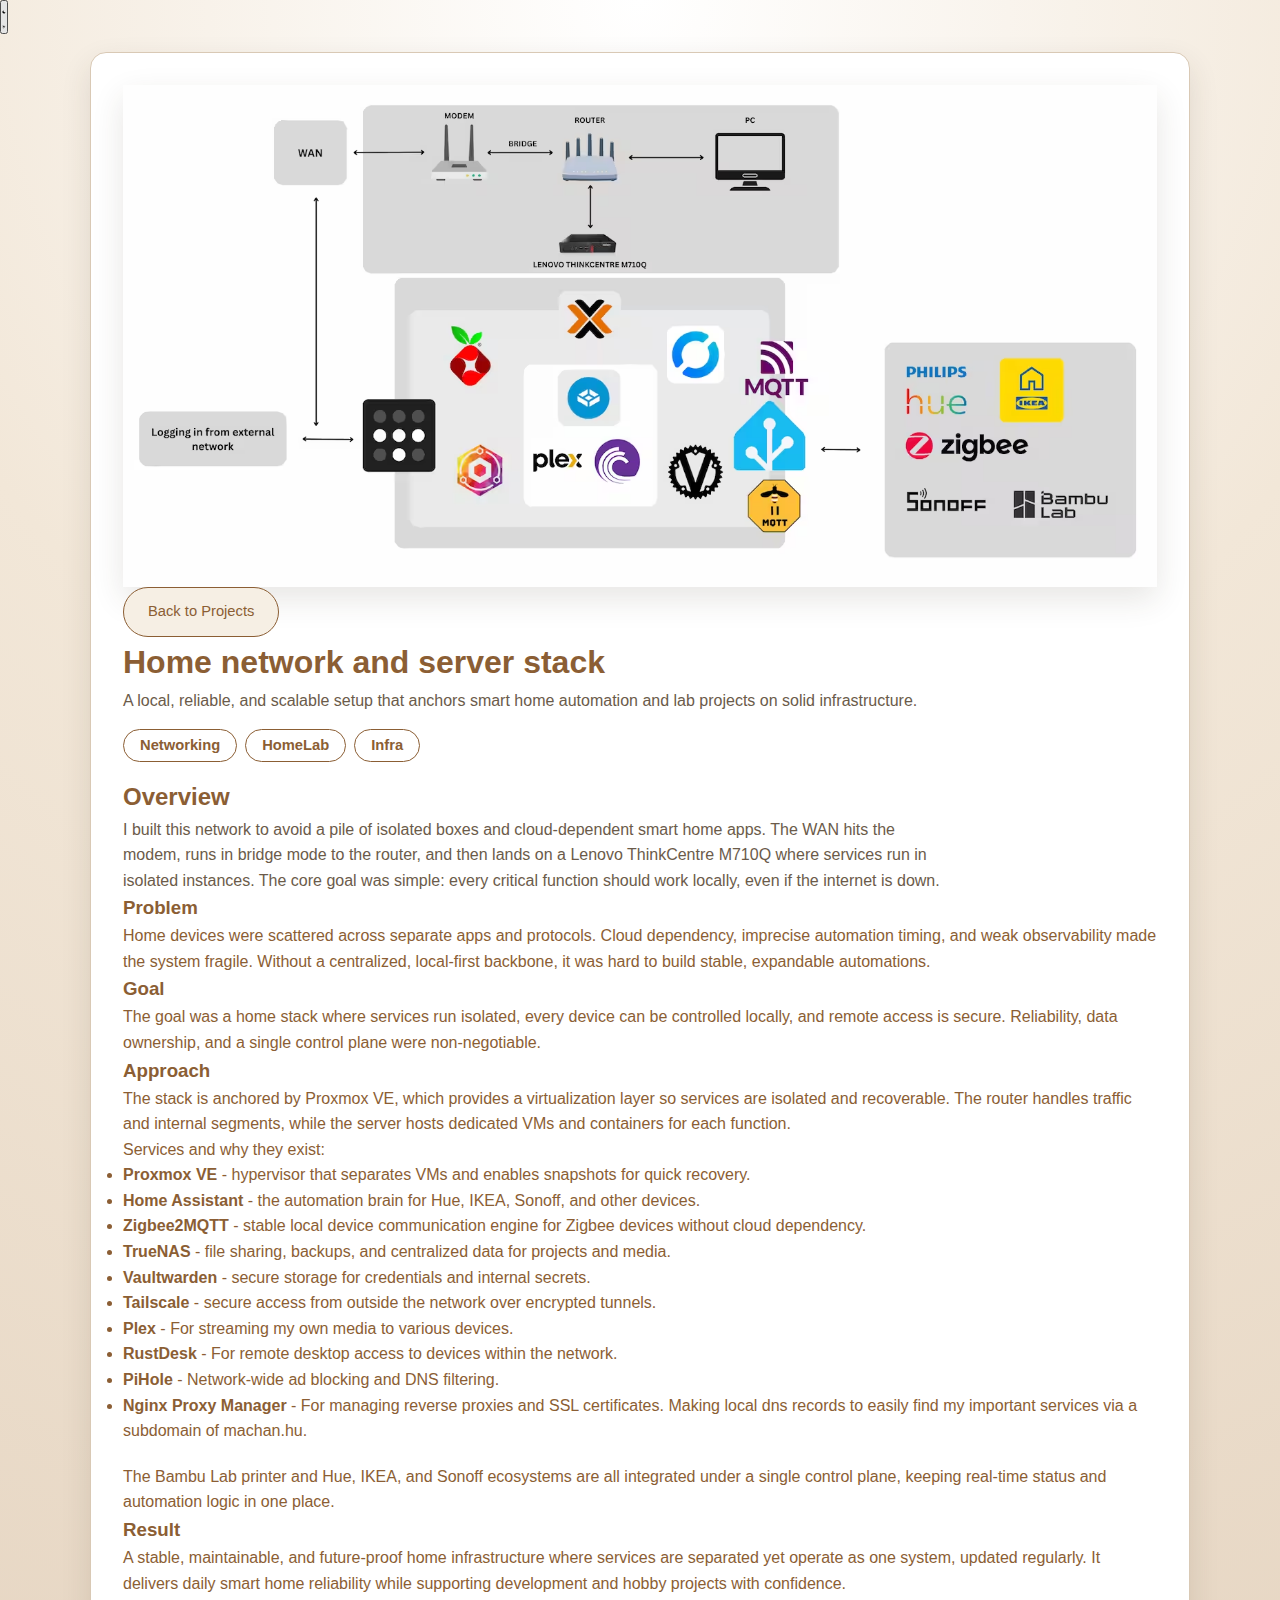
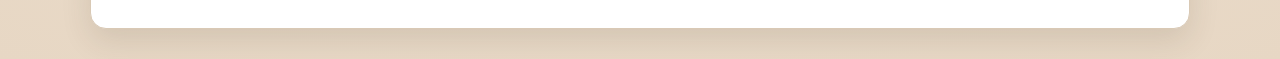
<file: projects/network.html>
﻿<!doctype html>
<html lang="en">
  <head>
    <meta charset="utf-8" />
    <meta name="viewport" content="width=device-width, initial-scale=1" />
    <title>Home Network & Server Stack</title>
    <link rel="stylesheet" href="../assets/css/variables.css" />
    <link rel="stylesheet" href="../assets/css/base.css" />
    <link rel="stylesheet" href="../assets/css/components.css" />
    <link rel="stylesheet" href="../assets/css/animations.css" />
    <link rel="stylesheet" href="../assets/css/lightbox.css" />
    <link rel="stylesheet" href="../assets/css/project.css" />
  </head>
  <body>
    <button class="theme-toggle" type="button" aria-label="Switch to dark mode" aria-pressed="false">
      <svg class="theme-icon theme-icon--moon" aria-hidden="true" viewBox="0 0 24 24" fill="currentColor">
        <path d="M21.53 14.37a.75.75 0 0 0-.86-.3 7.5 7.5 0 0 1-9.79-9.8.75.75 0 0 0-1.16-.83 9.75 9.75 0 1 0 12.04 12.04.75.75 0 0 0-.23-1.11z"/>
      </svg>
      <svg class="theme-icon theme-icon--sun" aria-hidden="true" viewBox="0 0 24 24" fill="currentColor">
        <path d="M12 7a5 5 0 1 0 0 10 5 5 0 0 0 0-10zm0-5a1 1 0 0 1 1 1v2a1 1 0 1 1-2 0V3a1 1 0 0 1 1-1zm0 18a1 1 0 0 1 1 1v2a1 1 0 1 1-2 0v-2a1 1 0 0 1 1-1zm10-9a1 1 0 0 1-1 1h-2a1 1 0 1 1 0-2h2a1 1 0 0 1 1 1zM5 12a1 1 0 0 1-1 1H2a1 1 0 1 1 0-2h2a1 1 0 0 1 1 1zm14.95-6.95a1 1 0 0 1 0 1.41l-1.42 1.42a1 1 0 1 1-1.41-1.42l1.41-1.41a1 1 0 0 1 1.42 0zM6.88 17.12a1 1 0 0 1 0 1.41L5.46 19.95a1 1 0 1 1-1.41-1.41l1.42-1.42a1 1 0 0 1 1.41 0zm12.07 1.41a1 1 0 0 1-1.41 0l-1.42-1.42a1 1 0 0 1 1.42-1.41l1.41 1.41a1 1 0 0 1 0 1.42zM7.29 6.88a1 1 0 0 1-1.41 0L4.46 5.46a1 1 0 1 1 1.41-1.41l1.42 1.42a1 1 0 0 1 0 1.41z"/>
      </svg>
    </button>
    <main>
      <section class="section section--hero">
        <div class="container" style="margin-top: 15px; margin-bottom: 30px;">
          <div class="panel project-page">
          <div class="project-hero">
            <div class="reveal">
              <img class="project-hero-image" src="../assets/img/MODEM.avif" alt="Home network architecture diagram" />
            </div>
            <div class="project-hero-body reveal">
              <a class="button secondary" href="../index.html#projects">Back to Projects</a>
              <h1>Home network and server stack</h1>
              <p class="section-lead" style="max-width: 100%;">A local, reliable, and scalable setup that anchors smart home automation and lab projects on solid infrastructure.</p>
              <div class="pill-container">
                <span class="pill">Networking</span>
                <span class="pill">HomeLab</span>
                <span class="pill">Infra</span>
              </div>
        
            
            </div>
          </div>
          <div class="project-detail reveal">
            <h2>Overview</h2>
            <p class="section-lead" style="max-width: 80% !important">I built this network to avoid a pile of isolated boxes and cloud-dependent smart home apps. The WAN hits the modem, runs in bridge mode to the router, and then lands on a Lenovo ThinkCentre M710Q where services run in isolated instances. The core goal was simple: every critical function should work locally, even if the internet is down.</p>
            <div class="project-rows">
              <div class="project-row">
                <h3>Problem</h3>
                <p>Home devices were scattered across separate apps and protocols. Cloud dependency, imprecise automation timing, and weak observability made the system fragile. Without a centralized, local-first backbone, it was hard to build stable, expandable automations.</p>
              </div>
              <div class="project-row">
                <h3>Goal</h3>
                <p>The goal was a home stack where services run isolated, every device can be controlled locally, and remote access is secure. Reliability, data ownership, and a single control plane were non-negotiable.</p>
              </div>
              <div class="project-row">
                <h3>Approach</h3>
                <p>The stack is anchored by Proxmox VE, which provides a virtualization layer so services are isolated and recoverable. The router handles traffic and internal segments, while the server hosts dedicated VMs and containers for each function.</p>
                <p>Services and why they exist:</p>
                <ul class="service-list" style="margin-bottom: 20px;">
                  <li><strong>Proxmox VE</strong> - hypervisor that separates VMs and enables snapshots for quick recovery.</li>
                  <li><strong>Home Assistant</strong> - the automation brain for Hue, IKEA, Sonoff, and other devices.</li>
                  <li><strong>Zigbee2MQTT</strong> - stable local device communication engine for Zigbee devices without cloud dependency.</li>
                  <li><strong>TrueNAS</strong> - file sharing, backups, and centralized data for projects and media.</li>
                  <li><strong>Vaultwarden</strong> - secure storage for credentials and internal secrets.</li>
                  <li><strong>Tailscale</strong> - secure access from outside the network over encrypted tunnels.</li>
                  <li><strong>Plex</strong> - For streaming my own media to various devices.</li>
                  <li><strong>RustDesk</strong> - For remote desktop access to devices within the network.</li>
                  <li><strong>PiHole</strong> - Network-wide ad blocking and DNS filtering.</li>
                  <li><strong>Nginx Proxy Manager</strong> - For managing reverse proxies and SSL certificates. Making local dns records to easily find my important services via a subdomain of machan.hu.</li>

                </ul>
                <p>The Bambu Lab printer and Hue, IKEA, and Sonoff ecosystems are all integrated under a single control plane, keeping real-time status and automation logic in one place.</p>
              </div>
              <div class="project-row">
                <h3>Result</h3>
                <p>A stable, maintainable, and future-proof home infrastructure where services are separated yet operate as one system, updated regularly. It delivers daily smart home reliability while supporting development and hobby projects with confidence.</p>
              </div>
            </div>
            </div>
          </div>
        </div>
        </div>
      </section>
    </main>

    <script src="../assets/js/reveal.js" defer></script>
    <script src="../assets/js/main.js" defer></script>
    <script src="../assets/js/lightbox.js" defer></script>
  </body>
</html>
</file>
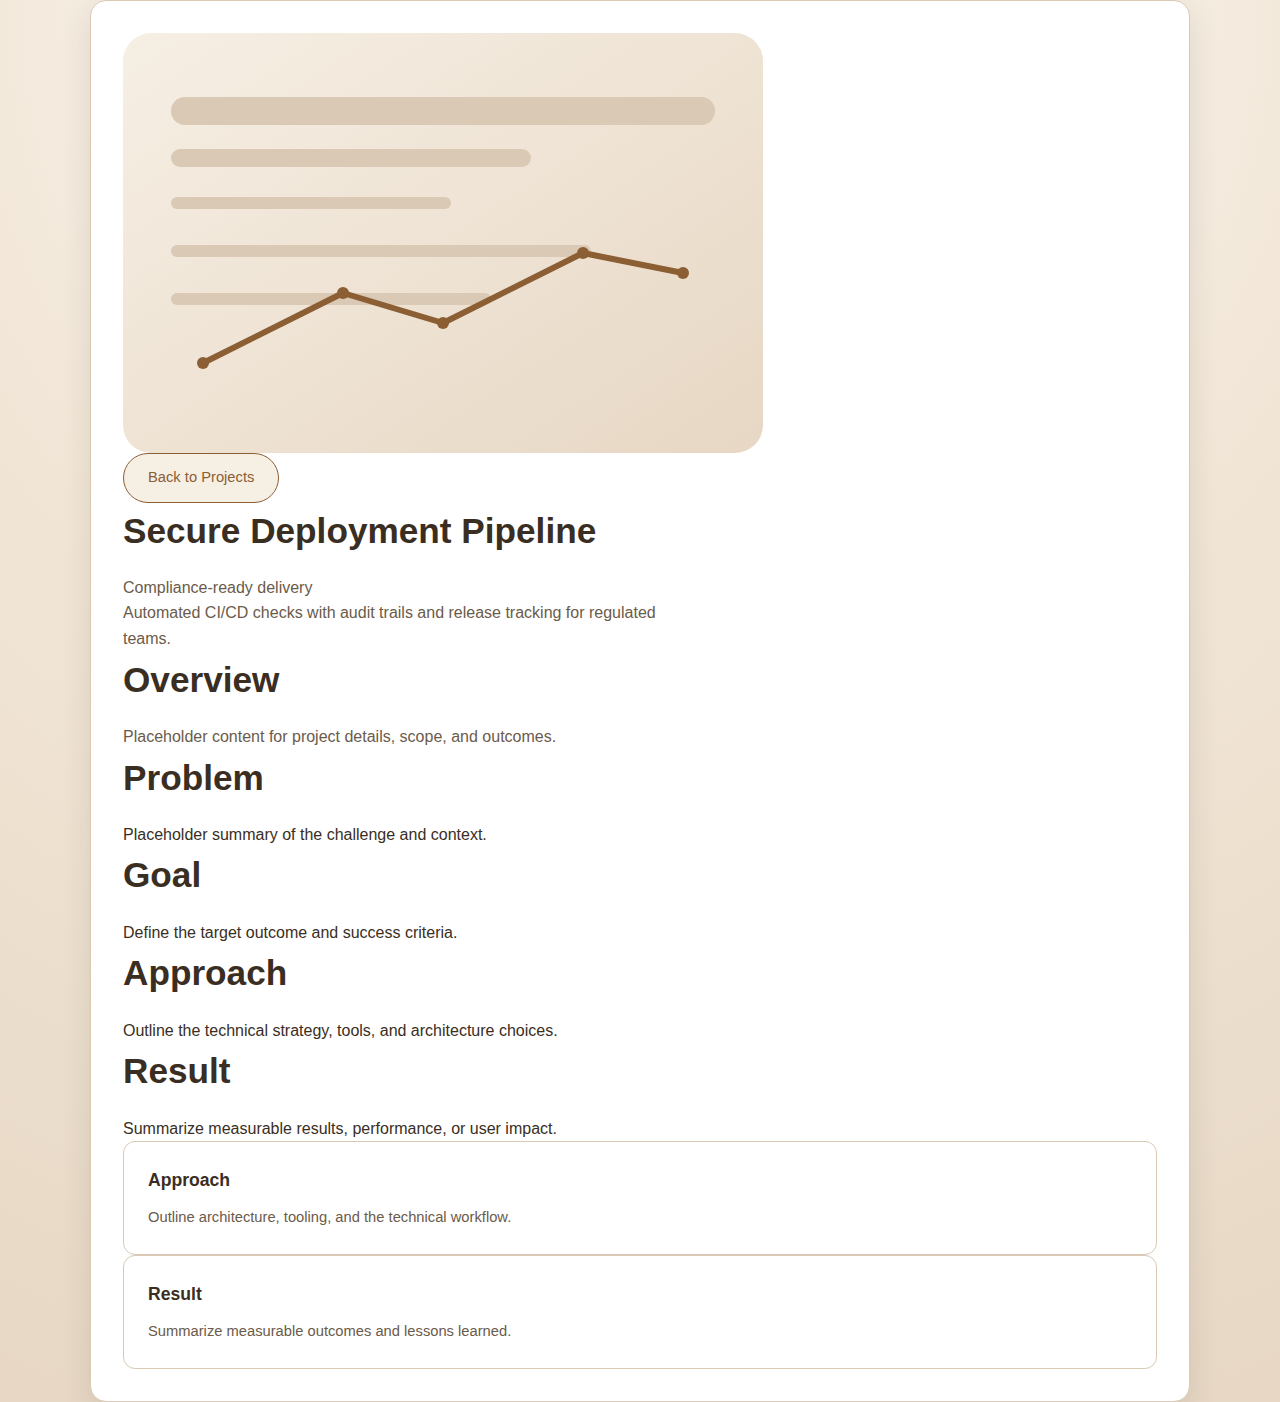
<file: projects/secure-deployment-pipeline.html>
﻿<!doctype html>
<html lang="en">
  <head>
    <meta charset="utf-8" />
    <meta name="viewport" content="width=device-width, initial-scale=1" />
    <title>Secure Deployment Pipeline</title>
    <link rel="stylesheet" href="../assets/css/variables.css" />
    <link rel="stylesheet" href="../assets/css/base.css" />
    <link rel="stylesheet" href="../assets/css/components.css" />
    <link rel="stylesheet" href="../assets/css/animations.css" />
  </head>
  <body>
    <main>
      <section class="section section--hero">
        <div class="container">
          <div class="panel project-page">
          <div class="project-hero">
            <div class="reveal">
              <img class="project-hero-image" src="../assets/img/project-placeholder.svg" alt="Secure Deployment Pipeline" />
            </div>
            <div class="project-hero-body reveal">
              
              <a class="button secondary" href="../index.html#projects">Back to Projects</a>
              <h1 class="section-title">Secure Deployment Pipeline</h1>
              <p class="section-lead">Compliance-ready delivery</p>
              <p class="section-lead">Automated CI/CD checks with audit trails and release tracking for regulated teams.</p>
            
            </div>
          </div>
          <div class="project-detail reveal">
            <h2 class="section-title">Overview</h2>
            <p class="section-lead">Placeholder content for project details, scope, and outcomes.</p>
            <div class="project-rows">
              <div class="project-row">
                <h3 class="section-title">Problem</h3>
                <p>Placeholder summary of the challenge and context.</p>
              </div>
              <div class="project-row">
                <h3 class="section-title">Goal</h3>
                <p>Define the target outcome and success criteria.</p>
              </div>
              <div class="project-row">
                <h3 class="section-title">Approach</h3>
                <p>Outline the technical strategy, tools, and architecture choices.</p>
              </div>
              <div class="project-row">
                <h3 class="section-title">Result</h3>
                <p>Summarize measurable results, performance, or user impact.</p>
              </div>
            </div>
              <div class="card">
                <h3 class="section-title">Approach</h3>
                <p>Outline architecture, tooling, and the technical workflow.</p>
              </div>
              <div class="card">
                <h3 class="section-title">Result</h3>
                <p>Summarize measurable outcomes and lessons learned.</p>
              </div>
            </div>
          </div>
        </div>
        </div>
      </section>
    </main>

    <script src="../assets/js/reveal.js" defer></script>
  </body>
</html>
</file>
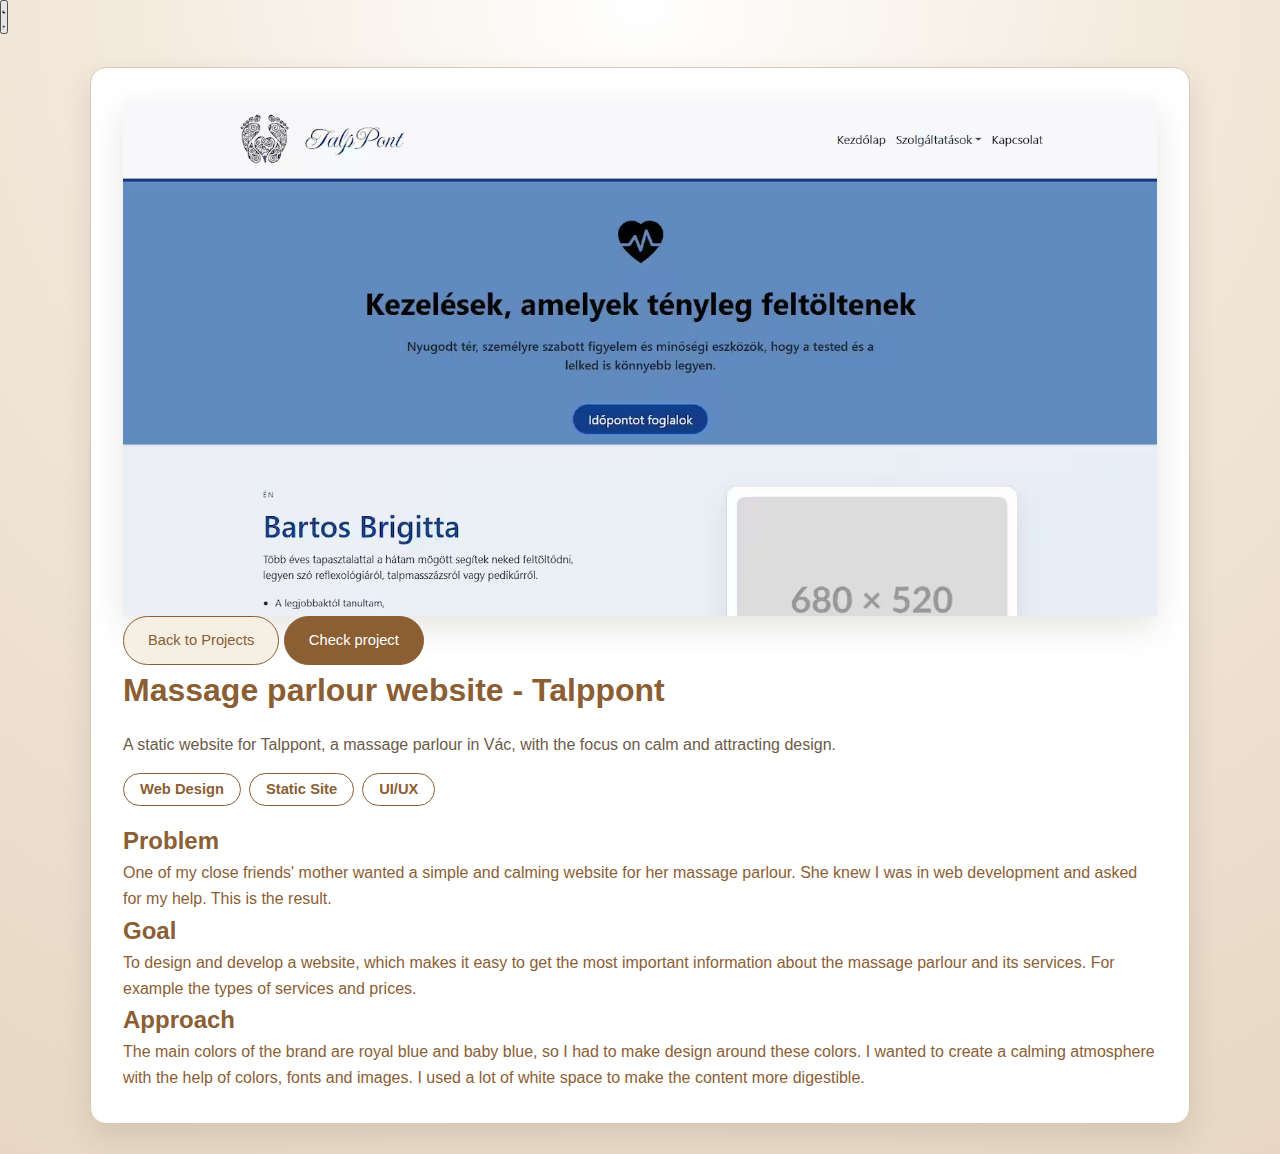
<file: projects/talppont.html>
﻿<!doctype html>
<html lang="en">
  <head>
    <meta charset="utf-8" />
    <meta name="viewport" content="width=device-width, initial-scale=1" />
    <title>Talppont</title>
    <link rel="stylesheet" href="../assets/css/variables.css" />
    <link rel="stylesheet" href="../assets/css/base.css" />
    <link rel="stylesheet" href="../assets/css/components.css" />
    <link rel="stylesheet" href="../assets/css/animations.css" />
    <link rel="stylesheet" href="../assets/css/lightbox.css" />
    <link rel="stylesheet" href="../assets/css/project.css" />
  </head>
  <body>
    <div class="progress-container">
      <div class="progress-bar"></div>
    </div>
    <button class="theme-toggle" type="button" aria-label="Switch to dark mode" aria-pressed="false">
      <svg class="theme-icon theme-icon--moon" aria-hidden="true" viewBox="0 0 24 24" fill="currentColor">
        <path d="M21.53 14.37a.75.75 0 0 0-.86-.3 7.5 7.5 0 0 1-9.79-9.8.75.75 0 0 0-1.16-.83 9.75 9.75 0 1 0 12.04 12.04.75.75 0 0 0-.23-1.11z"/>
      </svg>
      <svg class="theme-icon theme-icon--sun" aria-hidden="true" viewBox="0 0 24 24" fill="currentColor">
        <path d="M12 7a5 5 0 1 0 0 10 5 5 0 0 0 0-10zm0-5a1 1 0 0 1 1 1v2a1 1 0 1 1-2 0V3a1 1 0 0 1 1-1zm0 18a1 1 0 0 1 1 1v2a1 1 0 1 1-2 0v-2a1 1 0 0 1 1-1zm10-9a1 1 0 0 1-1 1h-2a1 1 0 1 1 0-2h2a1 1 0 0 1 1 1zM5 12a1 1 0 0 1-1 1H2a1 1 0 1 1 0-2h2a1 1 0 0 1 1 1zm14.95-6.95a1 1 0 0 1 0 1.41l-1.42 1.42a1 1 0 1 1-1.41-1.42l1.41-1.41a1 1 0 0 1 1.42 0zM6.88 17.12a1 1 0 0 1 0 1.41L5.46 19.95a1 1 0 1 1-1.41-1.41l1.42-1.42a1 1 0 0 1 1.41 0zm12.07 1.41a1 1 0 0 1-1.41 0l-1.42-1.42a1 1 0 0 1 1.42-1.41l1.41 1.41a1 1 0 0 1 0 1.42zM7.29 6.88a1 1 0 0 1-1.41 0L4.46 5.46a1 1 0 1 1 1.41-1.41l1.42 1.42a1 1 0 0 1 0 1.41z"/>
      </svg>
    </button>
    <main>
      <section class="section section--hero">
        <div class="container" style="margin-top: 30px; margin-bottom: 30px;">
          <div class="panel project-page">
          <div class="project-hero">
            <div class="reveal">
              <img class="project-hero-image" src="../assets/img/talppont/talppont-welcome.avif" alt="Custom Sim Racing Pedals" />
            </div>
            <div class="project-hero-body reveal">
              <div class="project-hero-actions">
                <a class="button secondary" href="../index.html#projects">Back to Projects</a>
                <a class="button pill-button" href="https://talppont.onrender.com">Check project</a>
              </div>
              <h1>Massage parlour website -  Talppont</h1>
                        <p class="section-lead" style="max-width: 100%; margin-top: 15px;">A static website for Talppont, a massage parlour in Vác, with the focus on calm and attracting design.</p>
                <div class="pill-container">
                  <span class="pill">Web Design</span>
                  <span class="pill">Static Site</span>
                  <span class="pill">UI/UX</span>
                </div>
          
            
            </div>
          </div>
          <div class="project-detail reveal">
            <div class="project-rows">
              <div class="project-row">
                <h2>Problem</h2>
                <p>One of my close friends' mother wanted a simple and calming website for her massage parlour. She knew I was in web development and asked for my help. This is the result.</p>
              </div>
              <div class="project-row">
                <h2>Goal</h2>
                <p>To design and develop a website, which makes it easy to get the most important information about the massage parlour and its services. For example the types of services and prices.</p>
              </div>
              <div class="project-row">
                <h2>Approach</h2>
                <p>The main colors of the brand are royal blue and baby blue, so I had to make design around these colors. I wanted to create a calming atmosphere with the help of colors, fonts and images. I used a lot of white space to make the content more digestible.</p>
                </p>
              </div>
            </div>
            </div>
          </div>
        </div>
        </div>
      </section>
    </main>

    <script src="../assets/js/reveal.js" defer></script>
    <script src="../assets/js/main.js" defer></script>
    <script src="../assets/js/lightbox.js" defer></script>
  </body>
</html>
</file>
<file: assets/css/variables.css>
﻿:root {
  --color-bg: #f6efe4;
  --color-bg-top: #ffffff;
  --color-bg-mid: #f2e7d8;
  --color-bg-bottom: #e7d7c4;
  --color-surface: #ffffff;
  --color-ink: #3a2e23;
  --color-muted: #6b5b4a;
  --color-accent: #8b5e34;
  --color-border: #d9c9b5;
  --color-nav-dot: #8b5e34;
  --shadow-soft: 0 12px 30px rgba(58, 46, 35, 0.12);
  --color-chart-grid: #b9a48e;
  --color-chart-axis: #8e7a65;
  --color-chart-line: #c88e4f;

  --font-body: "IBM Plex Sans", "Segoe UI", Tahoma, sans-serif;
  --font-mono: "IBM Plex Mono", "Consolas", "Courier New", monospace;

  --fs-900: clamp(2.4rem, 4vw, 3.4rem);
  --fs-700: clamp(1.6rem, 2.8vw, 2.2rem);
  --fs-600: 1.25rem;
  --fs-500: 1.1rem;
  --fs-400: 1rem;
  --fs-300: 0.92rem;

  --space-2: 0.5rem;
  --space-3: 0.75rem;
  --space-4: 1rem;
  --space-5: 1.5rem;
  --space-6: 2rem;
  --space-7: 3rem;
  --space-8: 4rem;
  --space-9: 5.5rem;
  --radius: 16px;
}

:root[data-theme="dark"] {
  --color-bg: #15110d;
  --color-bg-top: #241c16;
  --color-bg-mid: #1b1510;
  --color-bg-bottom: #120e0a;
  --color-surface: #30261e;
  --color-ink: #f0e6d8;
  --color-muted: #c3b2a0;
  --color-accent: #d8a86c;
  --color-border: #3a2f24;
  --color-nav-dot: #d8a86c;
  --shadow-soft: 0 14px 28px rgba(0, 0, 0, 0.35);
}
</file>
<file: assets/css/base.css>
﻿* {
  box-sizing: border-box;
  margin: 0;
  padding: 0;
}

html {
  scroll-behavior: smooth;
}

body {
  font-family: var(--font-body);
  color: var(--color-ink);
  background: radial-gradient(circle at top, #ffffff 0%, #f2e7d8 45%, #e7d7c4 100%);
  line-height: 1.6;
  min-height: 100vh;
}

a {
  color: inherit;
  text-decoration: none;
}

a:hover,
a:focus-visible {
  color: var(--color-accent);
}

img {
  max-width: 100%;
  display: block;
}

.container {
  width: min(1100px, 90vw);
  margin: 0 auto;
}

.section {
  padding: var(--space-9) 0;
}

.section--hero {
  padding: 0;
}

.section--hero .container {
  min-height: 100vh;
  display: flex;
  align-items: center;
}

.section--hero .panel {
  width: 100%;
}

.section-title {
  font-size: var(--fs-700);
  margin-bottom: var(--space-4);
}

.section-lead {
  color: var(--color-muted);
  max-width: 60ch;
}

main {
  display: block;
}

.site-footer {
  border-top: 1px solid var(--color-border);
  padding: var(--space-5) 0;
  color: var(--color-muted);
  font-size: var(--fs-300);
}

@media (max-width: 768px) {
  .section {
    padding: var(--space-8) 0;
  }
}
</file>
<file: assets/css/components.css>
﻿.panel {
  background: var(--color-surface);
  border: 1px solid var(--color-border);
  border-radius: var(--radius);
  padding: var(--space-6);
  box-shadow: var(--shadow-soft);
}

.card-grid {
  display: grid;
  gap: var(--space-5);
  grid-template-columns: repeat(auto-fit, minmax(220px, 1fr));
  margin-top: var(--space-5);
}

.card {
  background: var(--color-surface);
  border: 1px solid var(--color-border);
  border-radius: 12px;
  padding: var(--space-5);
}

.card h3 {
  font-size: var(--fs-500);
  margin-bottom: var(--space-3);
}

.card p {
  color: var(--color-muted);
  font-size: var(--fs-300);
}

.button {
  display: inline-flex;
  align-items: center;
  justify-content: center;
  padding: var(--space-3) var(--space-5);
  border-radius: 999px;
  border: 1px solid var(--color-nav-dot);
  color: #fff;
  background: var(--color-nav-dot);
  font-size: var(--fs-300);
  gap: var(--space-2);
}

.button.secondary {
  background: var(--color-bg);
  color: var(--color-accent);
}

.stack {
  display: grid;
  gap: var(--space-5);
}

.split {
  display: grid;
  gap: var(--space-6);
  grid-template-columns: repeat(auto-fit, minmax(240px, 1fr));
  align-items: center;
}

.hero-stack {
  grid-template-columns: 1fr;
  text-align: center;
}

.hero-stack .section-lead {
  margin: 0 auto;
}

.hero-photo {
  width: min(360px, 70vw);
  height: min(360px, 70vw);
  border-radius: 50%;
  border: 1px solid var(--color-border);
  box-shadow: var(--shadow-soft);
  object-fit: cover;
  object-position: center 80%;
  justify-self: center;
  display: block;
}

.chart-block {
  margin-top: var(--space-6);
}

.chart-frame {

  border: 1px solid var(--color-border);
  border-radius: var(--radius);
  padding: var(--space-5);
}

.chart-axis {
  position: relative;
}

.chart-canvas {
  width: 100%;
  height: 300px;
  display: block;
}

.chart-label {
  font-family: var(--font-body);
  font-size: var(--fs-300);
  color: var(--color-muted);
  letter-spacing: 0.04em;

}

.chart-label-x {
  margin-top: var(--space-2);
  text-align: center;
  position: absolute;
  left: 50%;
  bottom: 25px;
}

.chart-label-y {
  position: absolute;
  left: 50px;
  top: 65%;
  transform: translate(-50%, -50%) rotate(-90deg);
  transform-origin: left center;
}

.side-nav {
  position: fixed;
  top: 50%;
  right: 2.5rem;
  transform: translateY(-50%);
  display: flex;
  flex-direction: column;
  gap: var(--nav-gap);
  z-index: 10;
  --nav-dot-size: 10px;
  --nav-gap: 0.75rem;
}

.side-nav__indicator {
  position: absolute;
  left: calc(var(--nav-dot-size) / 2);
  top: 0;
  width: calc(var(--nav-dot-size) + 2px);
  height: calc(var(--nav-dot-size) + 2px);
  border-radius: 999px;
  background: var(--color-nav-dot);
  transform: translate(-50%, -50%);
  transition: top 0.25s ease;
  z-index: 2;
}

.side-nav__item {
  position: relative;
  z-index: 1;
  display: inline-flex;
  align-items: center;
  gap: 0.6rem;
  color: var(--color-muted);
  font-size: var(--fs-300);
  line-height: 1.2;
}

.side-nav__item:not(:last-child)::after {
  content: "";
  position: absolute;
  left: calc(var(--nav-dot-size) / 2);
  top: calc(50% + (var(--nav-dot-size) / 2));
  width: 2px;
  height: calc(var(--nav-gap) + 1.2em - var(--nav-dot-size));
  background: var(--color-nav-dot);
  transform: translateX(-50%);
}

.side-nav__dot {
  width: var(--nav-dot-size);
  height: var(--nav-dot-size);
  border-radius: 999px;
  border: 1px solid var(--color-nav-dot);
  background: var(--color-bg);
  transition: transform 0.2s ease, background 0.2s ease;
}

.side-nav__item.is-active .side-nav__dot {
  background: var(--color-nav-dot);
}

.side-nav__item:hover .side-nav__dot,
.side-nav__item:focus-visible .side-nav__dot {
  background: var(--color-nav-dot);
  transform: scale(1.1);
}

.side-nav__label {
  white-space: nowrap;
  opacity: 0.8;
}

@media (max-width: 1500px), (max-height: 600px) {
  .side-nav {
    display: none;
  }
}

@media (max-width: 768px) {
  .side-nav {
    right: 1rem;
  }

  .side-nav__indicator {
    display: none;
  }

  .side-nav__item::after {
    display: none;
  }

  .side-nav__label {
    display: none;
  }
}
</file>
<file: assets/css/animations.css>
.reveal:not(.education-card) {
  opacity: 0;
  transform: translateY(16px);
  transition: opacity 0.6s ease, transform 0.6s ease;
}

.reveal.visible:not(.education-card) {
  opacity: 1;
  transform: translateY(0);
}

.education-card.reveal {
  opacity: 0;
  transform: translateX(var(--education-offset, 0));
  transition: opacity 0.6s ease, transform 0.6s ease;
}

.education-card.reveal.visible {
  opacity: 1;
  transform: translateX(0);
}

.education-date.reveal {
  opacity: 0;
  transform: translateY(-50%) translateX(40px); /* Default slide from right */
  transition: opacity 0.6s ease, transform 0.6s ease;
}

.education-axis--left .education-date.reveal {
  transform: translateY(-50%) translateX(-40px); /* Slide from left for the left axis */
}

.education-date.reveal.visible {
  opacity: 1;
  transform: translateY(-50%) translateX(0);
}

.typewriter-line {
  display: inline-block;
  white-space: nowrap;
  overflow: hidden;
  padding-right: 0.15em;
  width: 0;
  opacity: 0;
  animation: typewriter-reveal 0s linear var(--tw-delay, 0.3s) forwards,
    typewriter-typing var(--tw-duration, 2.4s)
      steps(var(--tw-steps, 21)) var(--tw-delay, 0.3s) 1 both;
}

.typewriter-line--caret {
  border-right: 2px solid transparent;
  padding-right: 0;
  animation: typewriter-reveal 0s linear var(--tw-delay, 0.3s) forwards,
    typewriter-typing var(--tw-duration, 2.4s)
      steps(var(--tw-steps, 21)) var(--tw-delay, 0.3s) 1 both,
    typewriter-caret calc(var(--tw-duration, 2.4s) + var(--tw-hold, 0s)) linear
      var(--tw-delay, 0.3s) 1 forwards;
}

.typewriter-suffix {
  opacity: 0;
  animation: typewriter-reveal 0s linear var(--tw-delay, 0.3s) forwards;
}

@keyframes typewriter-reveal {
  to {
    opacity: 1;
  }
}

@keyframes typewriter-typing {
  from {
    width: 0;
  }
  to {
    width: calc((var(--tw-steps, 21) - var(--tw-offset, 0)) * 1ch);
  }
}

@keyframes typewriter-caret {
  0%,
  90% {
    border-color: var(--color-ink);
  }
  100% {
    border-color: transparent;
  }
}
</file>
<file: portfolio/assets/css/variables.css>
﻿:root {
  --color-bg: #f6efe4;
  --color-surface: #ffffff;
  --color-ink: #3a2e23;
  --color-muted: #6b5b4a;
  --color-accent: #8b5e34;
  --color-border: #d9c9b5;
  --color-nav-dot: #8b5e34;
  --shadow-soft: 0 12px 30px rgba(58, 46, 35, 0.12);

  --font-body: "IBM Plex Sans", "Segoe UI", Tahoma, sans-serif;
  --font-mono: "IBM Plex Mono", "Consolas", "Courier New", monospace;

  --fs-900: clamp(2.4rem, 4vw, 3.4rem);
  --fs-700: clamp(1.6rem, 2.8vw, 2.2rem);
  --fs-600: 1.25rem;
  --fs-500: 1.1rem;
  --fs-400: 1rem;
  --fs-300: 0.92rem;

  --space-2: 0.5rem;
  --space-3: 0.75rem;
  --space-4: 1rem;
  --space-5: 1.5rem;
  --space-6: 2rem;
  --space-7: 3rem;
  --space-8: 4rem;
  --space-9: 5.5rem;
  --radius: 16px;
}
</file>
<file: portfolio/assets/css/base.css>
﻿* {
  box-sizing: border-box;
  margin: 0;
  padding: 0;
}

html {
  scroll-behavior: smooth;
}

body {
  font-family: var(--font-body);
  color: var(--color-ink);
  background: radial-gradient(circle at top, #ffffff 0%, #f2e7d8 45%, #e7d7c4 100%);
  line-height: 1.6;
  min-height: 100vh;
}

a {
  color: inherit;
  text-decoration: none;
}

a:hover,
a:focus-visible {
  color: var(--color-accent);
}

img {
  max-width: 100%;
  display: block;
}

.container {
  width: min(1100px, 90vw);
  margin: 0 auto;
}

.section {
  padding: var(--space-9) 0;
}

.section--hero {
  padding: 0;
}

.section--hero .container {
  min-height: 100vh;
  display: flex;
  align-items: center;
}

.section--hero .panel {
  width: 100%;
}

.section-title {
  font-size: var(--fs-700);
  margin-bottom: var(--space-4);
}

.section-lead {
  color: var(--color-muted);
  max-width: 60ch;
}

main {
  display: block;
}

.site-footer {
  border-top: 1px solid var(--color-border);
  padding: var(--space-5) 0;
  color: var(--color-muted);
  font-size: var(--fs-300);
}

@media (max-width: 768px) {
  .section {
    padding: var(--space-8) 0;
  }
}
</file>
<file: portfolio/assets/css/components.css>
﻿.panel {
  background: var(--color-surface);
  border: 1px solid var(--color-border);
  border-radius: var(--radius);
  padding: var(--space-6);
  box-shadow: var(--shadow-soft);
}

.card-grid {
  display: grid;
  gap: var(--space-5);
  grid-template-columns: repeat(auto-fit, minmax(220px, 1fr));
  margin-top: var(--space-5);
}

.card {
  background: var(--color-surface);
  border: 1px solid var(--color-border);
  border-radius: 12px;
  padding: var(--space-5);
}

.card h3 {
  font-size: var(--fs-500);
  margin-bottom: var(--space-3);
}

.card p {
  color: var(--color-muted);
  font-size: var(--fs-300);
}

.button {
  display: inline-flex;
  align-items: center;
  justify-content: center;
  padding: var(--space-3) var(--space-5);
  border-radius: 999px;
  border: 1px solid var(--color-nav-dot);
  color: #fff;
  background: var(--color-nav-dot);
  font-size: var(--fs-300);
  gap: var(--space-2);
}

.button.secondary {
  background: var(--color-bg);
  color: var(--color-accent);
}

.stack {
  display: grid;
  gap: var(--space-5);
}

.split {
  display: grid;
  gap: var(--space-6);
  grid-template-columns: repeat(auto-fit, minmax(240px, 1fr));
  align-items: center;
}

.hero-stack {
  grid-template-columns: 1fr;
  text-align: center;
}

.hero-stack .section-lead {
  margin: 0 auto;
}

.hero-photo {
  width: min(360px, 70vw);
  height: min(360px, 70vw);
  border-radius: 50%;
  border: 1px solid var(--color-border);
  box-shadow: var(--shadow-soft);
  object-fit: cover;
  object-position: center 80%;
  justify-self: center;
  display: block;
}

.chart-block {
  margin-top: var(--space-6);
}

.chart-frame {

  border: 1px solid var(--color-border);
  border-radius: var(--radius);
  padding: var(--space-5);
}

.chart-axis {
  position: relative;
}

.chart-canvas {
  width: 100%;
  height: 300px;
  display: block;
}

.chart-label {
  font-family: var(--font-body);
  font-size: var(--fs-300);
  color: var(--color-muted);
  letter-spacing: 0.04em;

}

.chart-label-x {
  margin-top: var(--space-2);
  text-align: center;
  position: absolute;
  left: 50%;
  bottom: 25px;
}

.chart-label-y {
  position: absolute;
  left: 50px;
  top: 65%;
  transform: translate(-50%, -50%) rotate(-90deg);
  transform-origin: left center;
}

.side-nav {
  position: fixed;
  top: 50%;
  right: 2.5rem;
  transform: translateY(-50%);
  display: flex;
  flex-direction: column;
  gap: var(--nav-gap);
  z-index: 10;
  --nav-dot-size: 10px;
  --nav-gap: 0.75rem;
}

.side-nav__indicator {
  position: absolute;
  left: calc(var(--nav-dot-size) / 2);
  top: 0;
  width: calc(var(--nav-dot-size) + 2px);
  height: calc(var(--nav-dot-size) + 2px);
  border-radius: 999px;
  background: var(--color-nav-dot);
  transform: translate(-50%, -50%);
  transition: top 0.25s ease;
  z-index: 2;
}

.side-nav__item {
  position: relative;
  z-index: 1;
  display: inline-flex;
  align-items: center;
  gap: 0.6rem;
  color: var(--color-muted);
  font-size: var(--fs-300);
  line-height: 1.2;
}

.side-nav__item:not(:last-child)::after {
  content: "";
  position: absolute;
  left: calc(var(--nav-dot-size) / 2);
  top: calc(50% + (var(--nav-dot-size) / 2));
  width: 2px;
  height: calc(var(--nav-gap) + 1.2em - var(--nav-dot-size));
  background: var(--color-nav-dot);
  transform: translateX(-50%);
}

.side-nav__dot {
  width: var(--nav-dot-size);
  height: var(--nav-dot-size);
  border-radius: 999px;
  border: 1px solid var(--color-nav-dot);
  background: var(--color-bg);
  transition: transform 0.2s ease, background 0.2s ease;
}

.side-nav__item.is-active .side-nav__dot {
  background: var(--color-nav-dot);
}

.side-nav__item:hover .side-nav__dot,
.side-nav__item:focus-visible .side-nav__dot {
  background: var(--color-nav-dot);
  transform: scale(1.1);
}

.side-nav__label {
  white-space: nowrap;
  opacity: 0.8;
}

@media (max-width: 1500px), (max-height: 600px) {
  .side-nav {
    display: none;
  }
}

@media (max-width: 768px) {
  .side-nav {
    right: 1rem;
  }

  .side-nav__indicator {
    display: none;
  }

  .side-nav__item::after {
    display: none;
  }

  .side-nav__label {
    display: none;
  }
}
</file>
<file: portfolio/assets/css/animations.css>
.reveal {
  opacity: 0;
  transform: translateY(16px);
  transition: opacity 0.6s ease, transform 0.6s ease;
}

.reveal.visible {
  opacity: 1;
  transform: translateY(0);
}
</file>
<file: assets/css/project.css>
/* Custom styles for project pages */

.project-feature {
  display: grid;
  grid-template-columns: 1fr 1fr;
  gap: var(--space-6);
  align-items: center;
  margin-bottom: var(--space-7);
}

.project-feature:nth-child(even) .project-feature__text {
  order: 2;
}

.project-feature__text h4 {
  font-size: var(--fs-600);
  margin-bottom: var(--space-4);
  color: var(--color-accent);
}

.project-image {
  max-width: 100%;
  height: auto;
  margin-top: 1rem;
  margin-bottom: 2rem;
  border-radius: 10px !important;
      }

section > * {
  color: rgb(139, 94, 52)
}

.width{
  width: 100% !important;
  display: flex;
  justify-content: center;
  align-items: center
}

.hetvenszazalek{
  max-width: 70% !important;
}

.project-feature__text p {
  color: var(--color-muted);
}

.project-feature__image {
  width: 100%;
  height: auto;
  border-radius: 10px;
  border: 1px solid var(--color-border);
  box-shadow: var(--shadow-soft);
}


.project-gallery {
  display: grid;
  grid-template-columns: repeat(auto-fit, minmax(250px, 1fr));
  gap: var(--space-5);
  margin-top: var(--space-5);
  margin-bottom: var(--space-7);
}

.project-gallery__image {
  width: 100%;
  height: auto;
  border-radius: 10px;
  border: 1px solid var(--color-border);
  box-shadow: var(--shadow-soft);
  margin-top: 15px;
  margin-bottom: 15px
}

.project-feature__image-group {
  display: grid;
  grid-template-columns: 1fr;
  gap: var(--space-5);
  align-items: start;
}

.project-feature__image-group--cols-2 {
    grid-template-columns: 1fr 1fr;
}

.image-group__image--square {
  aspect-ratio: 1 / 1;
  object-fit: cover;
  width: 100%;
}

.project-hero-image {
  box-shadow: var(--shadow-soft);
}

/* Pill tags */
.pill-container {
  display: flex;
  flex-wrap: wrap;
  gap: var(--space-2);
  margin-top: var(--space-4);
  margin-bottom: var(--space-4);
}

.pill {
  display: inline-block;
  padding: var(--space-2) var(--space-4);
  border: 1px solid var(--color-accent);
  border-radius: 100px; /* Fully rounded corners */
  background-color: transparent;
  color: var(--color-accent);
  font-size: var(--fs-300);
  font-weight: 600;
  text-decoration: none;
  line-height: 1;
}

[data-theme="dark"] .pill {
  background-color: var(--color-accent);
  color: var(--color-surface);
  font-weight: 500;
}

@media (max-width: 768px) {
  .project-feature {
    grid-template-columns: 1fr;
    gap: var(--space-5);
  }

  .project-feature:nth-child(even) .project-feature__text {
    order: initial;
  }

  .project-feature__image {
    width: 90%;
    margin-inline: auto;
  }

  .panel 
  .project-page{
    width: 90% !important;
  }

 .pill-container {
  margin-top: var(--space-4);
  }

  .pill{
    font-size: 12px !important;
    width: fit-content !important;
  }

}



/* Generic tooltip (uses data-tooltip="...") */
[data-tooltip] {
  position: relative;
}

[data-tooltip]::after {
  content: attr(data-tooltip);
  position: absolute;
  left: 50%;
  bottom: calc(100% + 10px);
  transform: translate(-50%, 6px);

  background: var(--color-surface);
  color: var(--color-ink);
  border: 1px solid var(--color-border);
  border-radius: 999px;
  padding: 4px 10px;

  font-size: var(--fs-300);
  letter-spacing: 0.02em;
  white-space: nowrap;
  opacity: 0;
  box-shadow: var(--shadow-soft);
  pointer-events: none;
  transition: opacity 0.2s ease, transform 0.25s ease;
  z-index: 50;
}

[data-tooltip]:hover::after,
[data-tooltip]:focus-visible::after {
  opacity: 1;
  transform: translate(-50%, 0);
}

@media (hover: none) and (pointer: coarse) {
  [data-tooltip]::after {
    display: none !important;
  }
}
</file>
